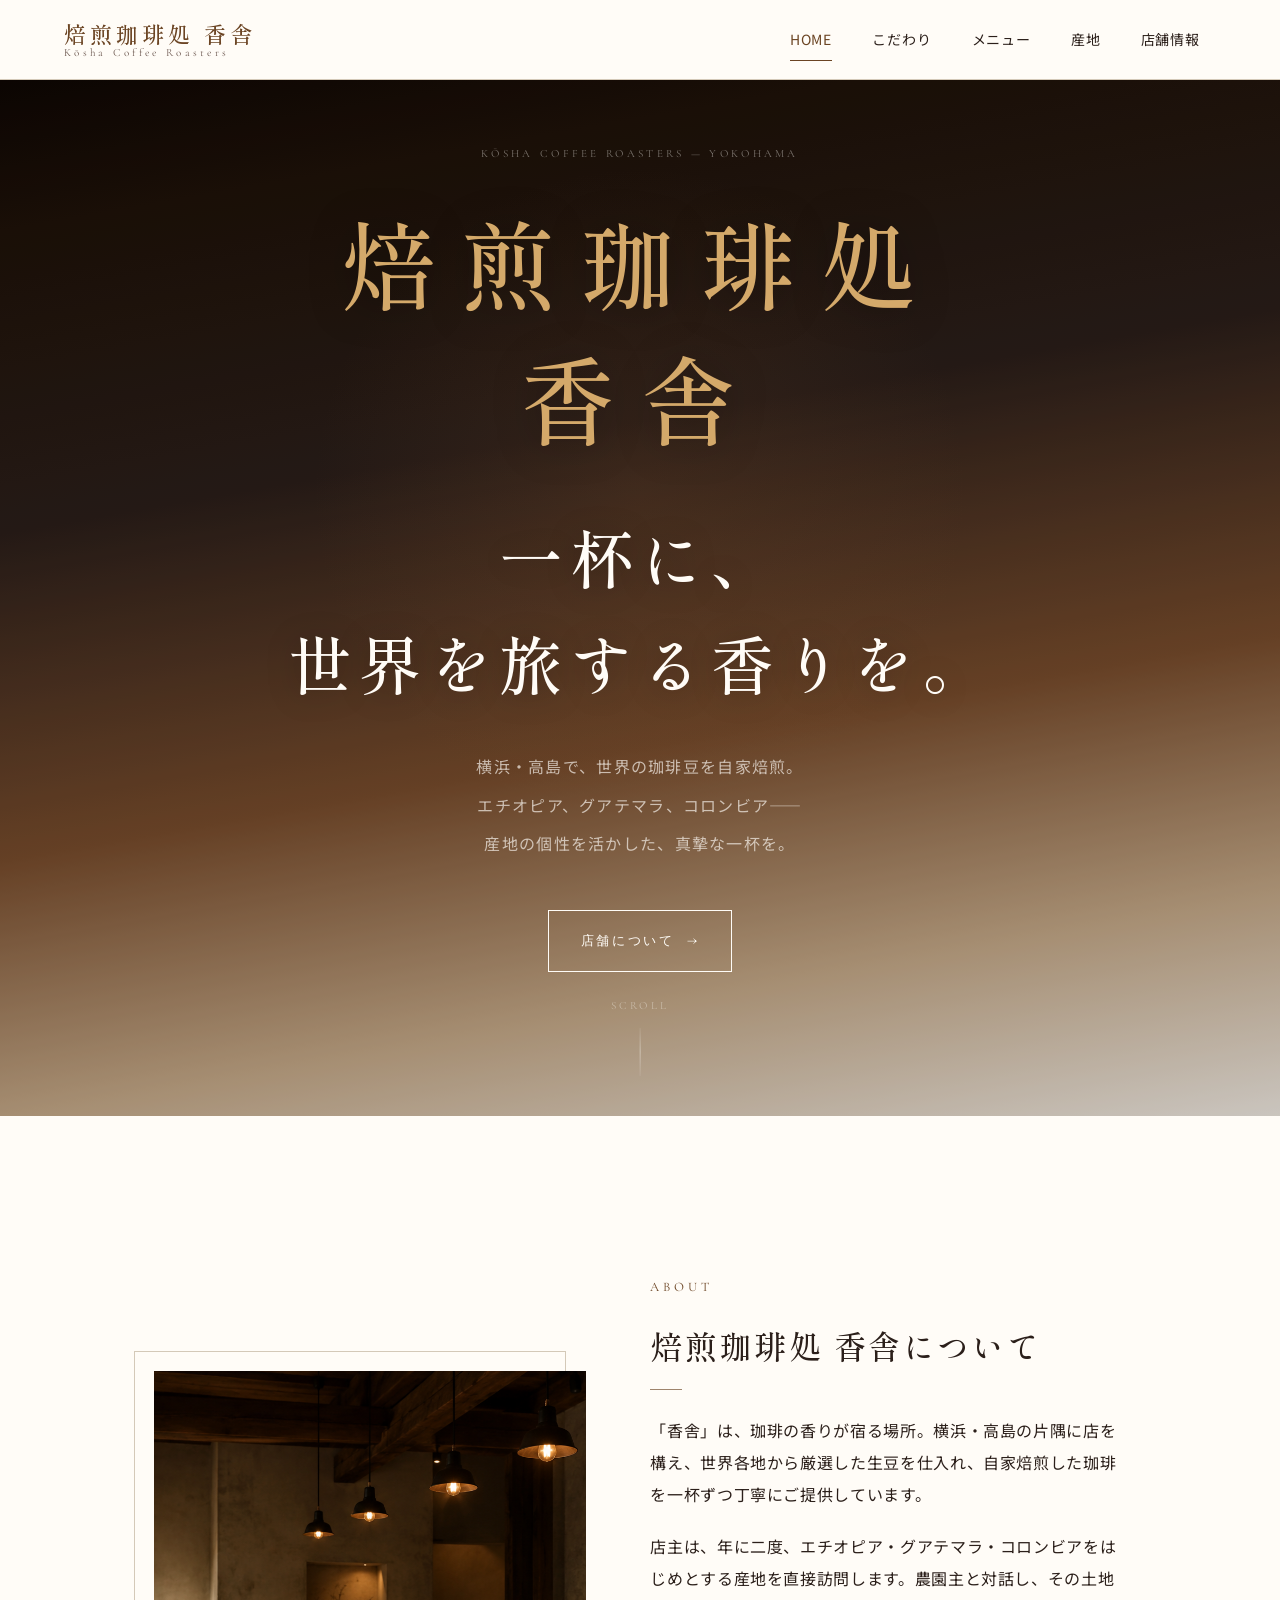
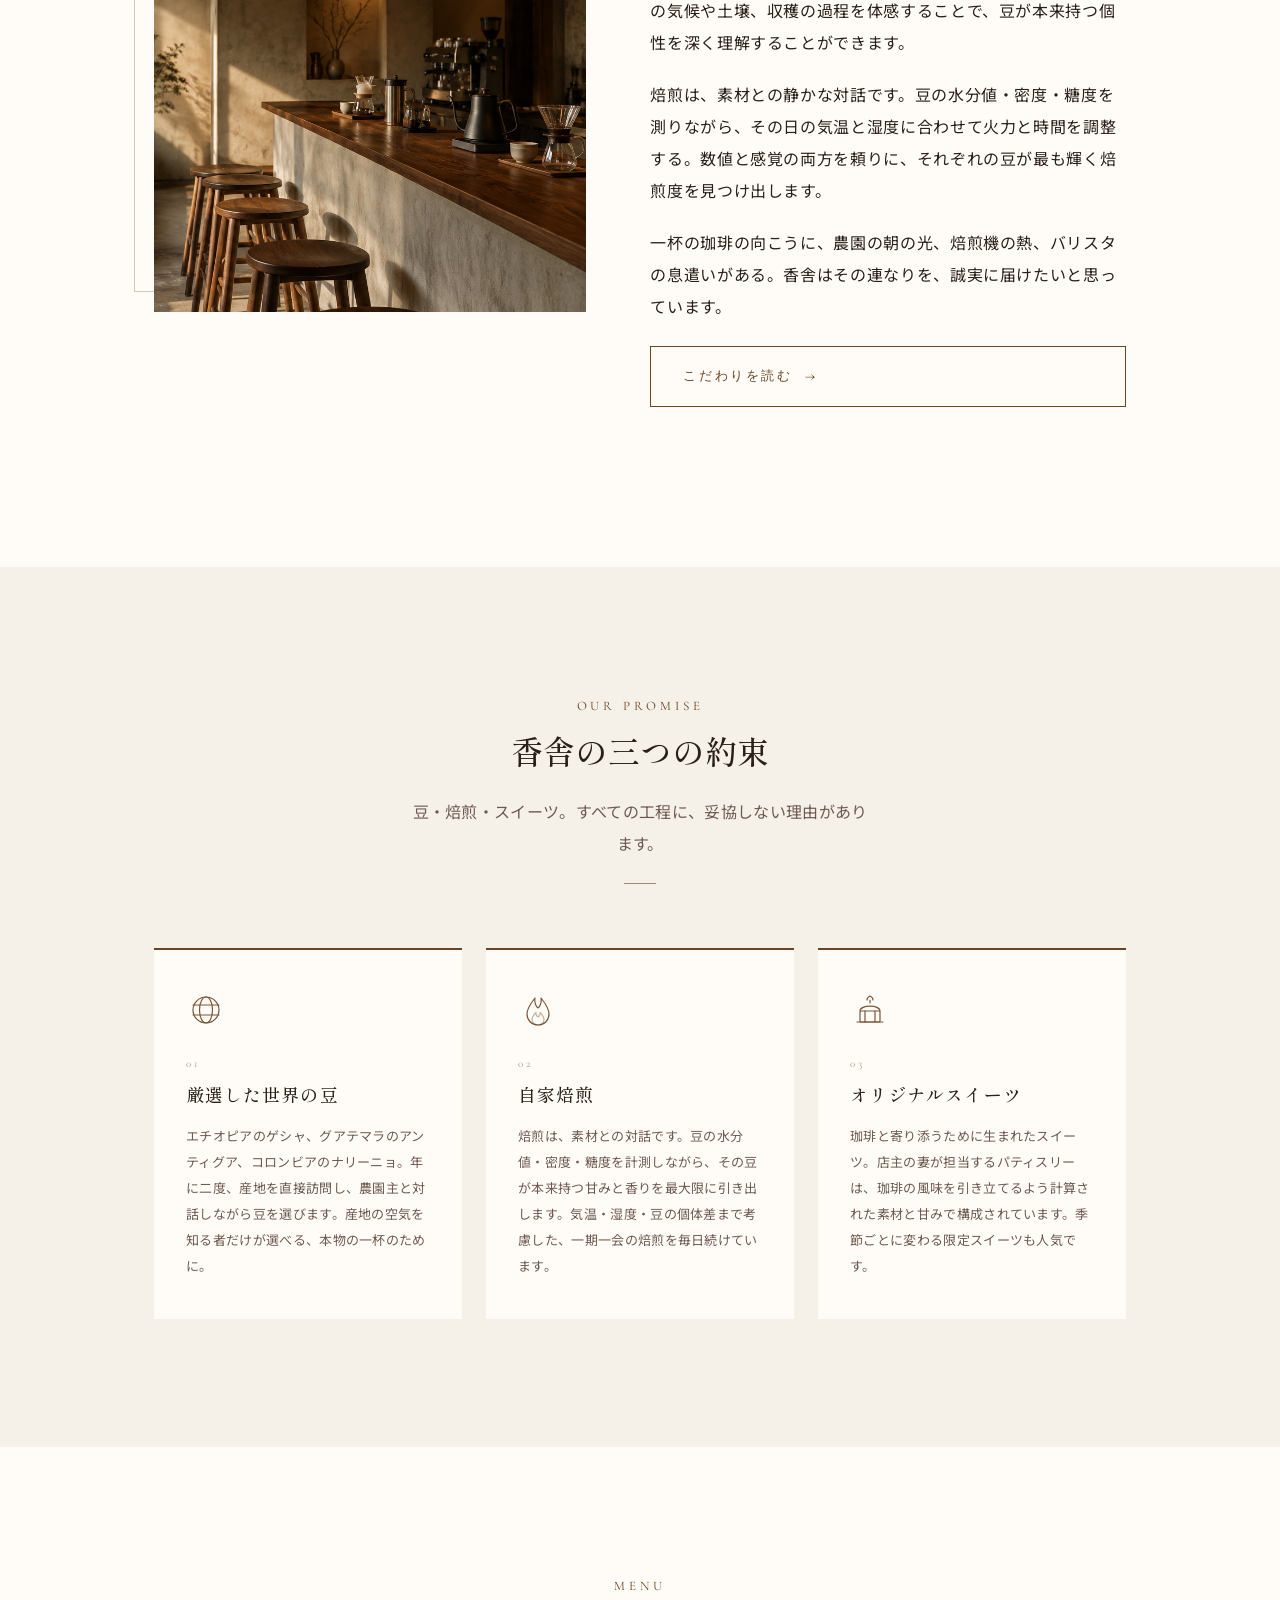
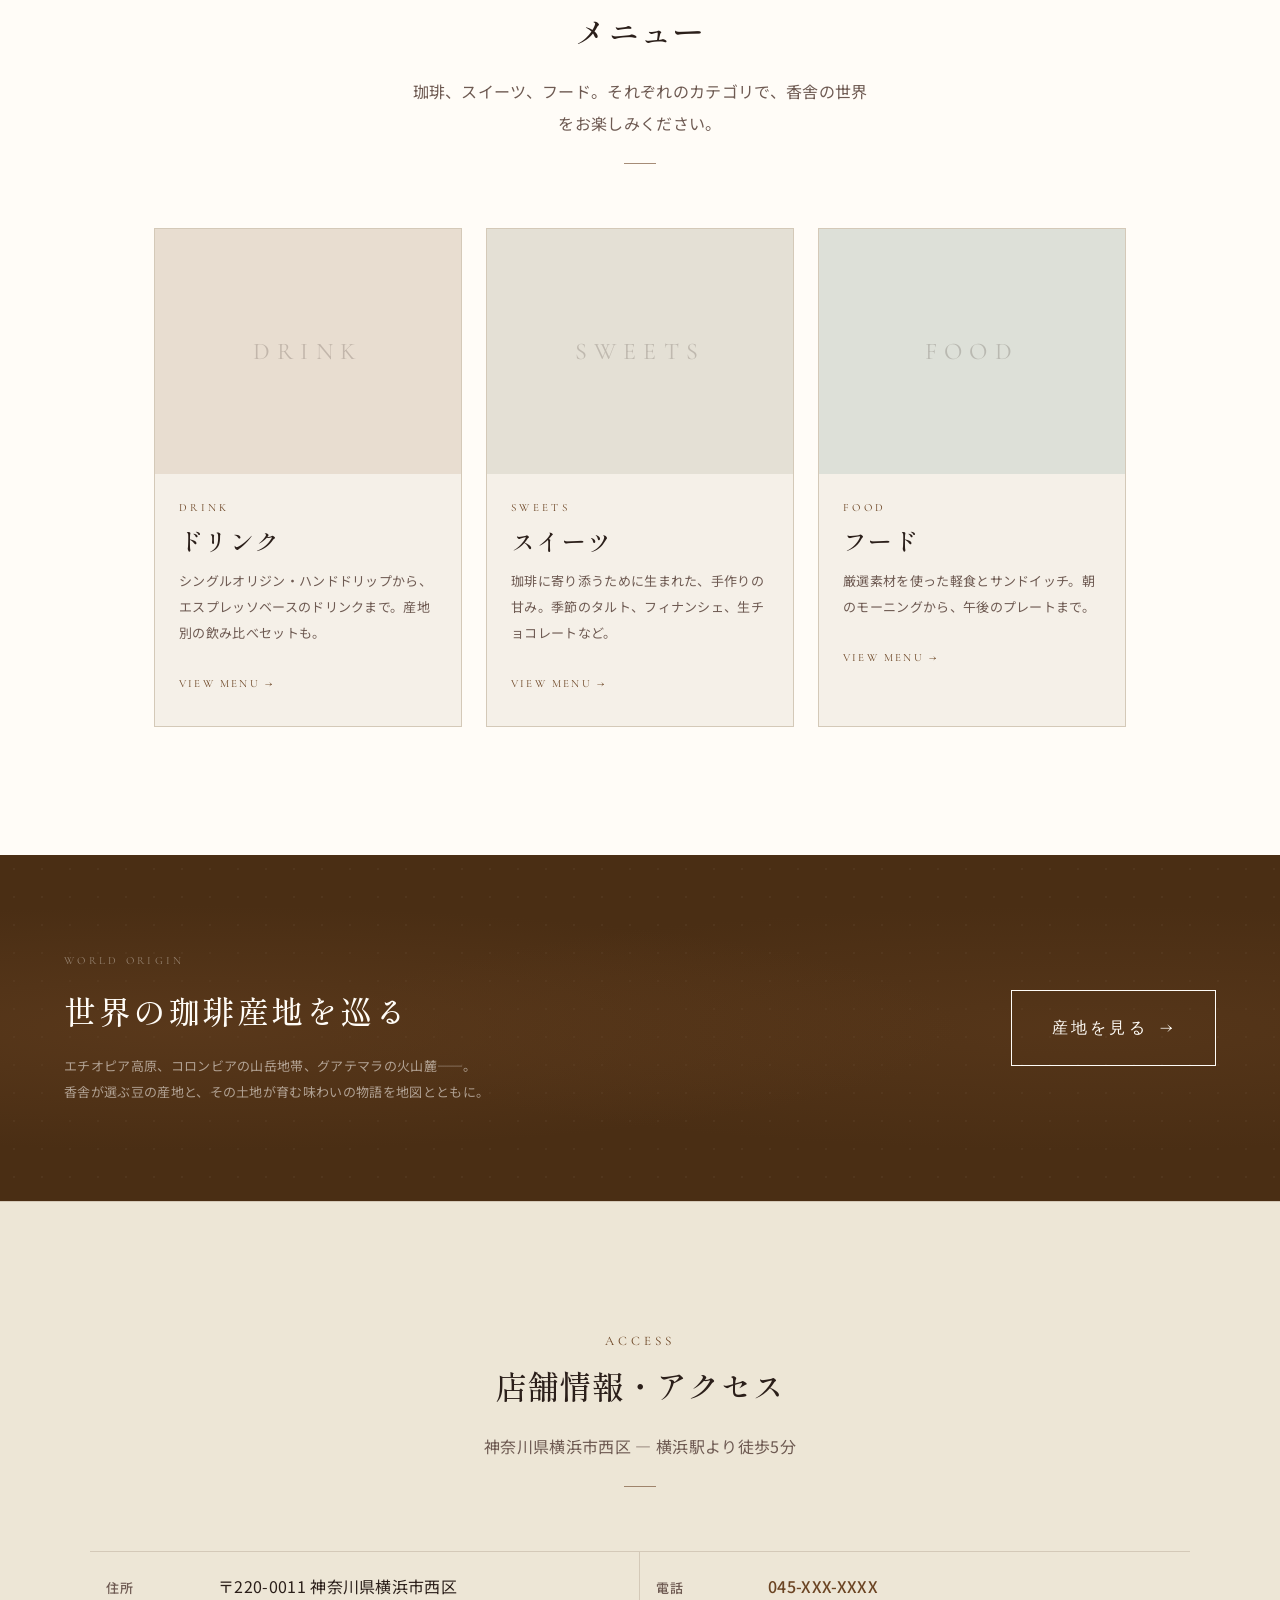
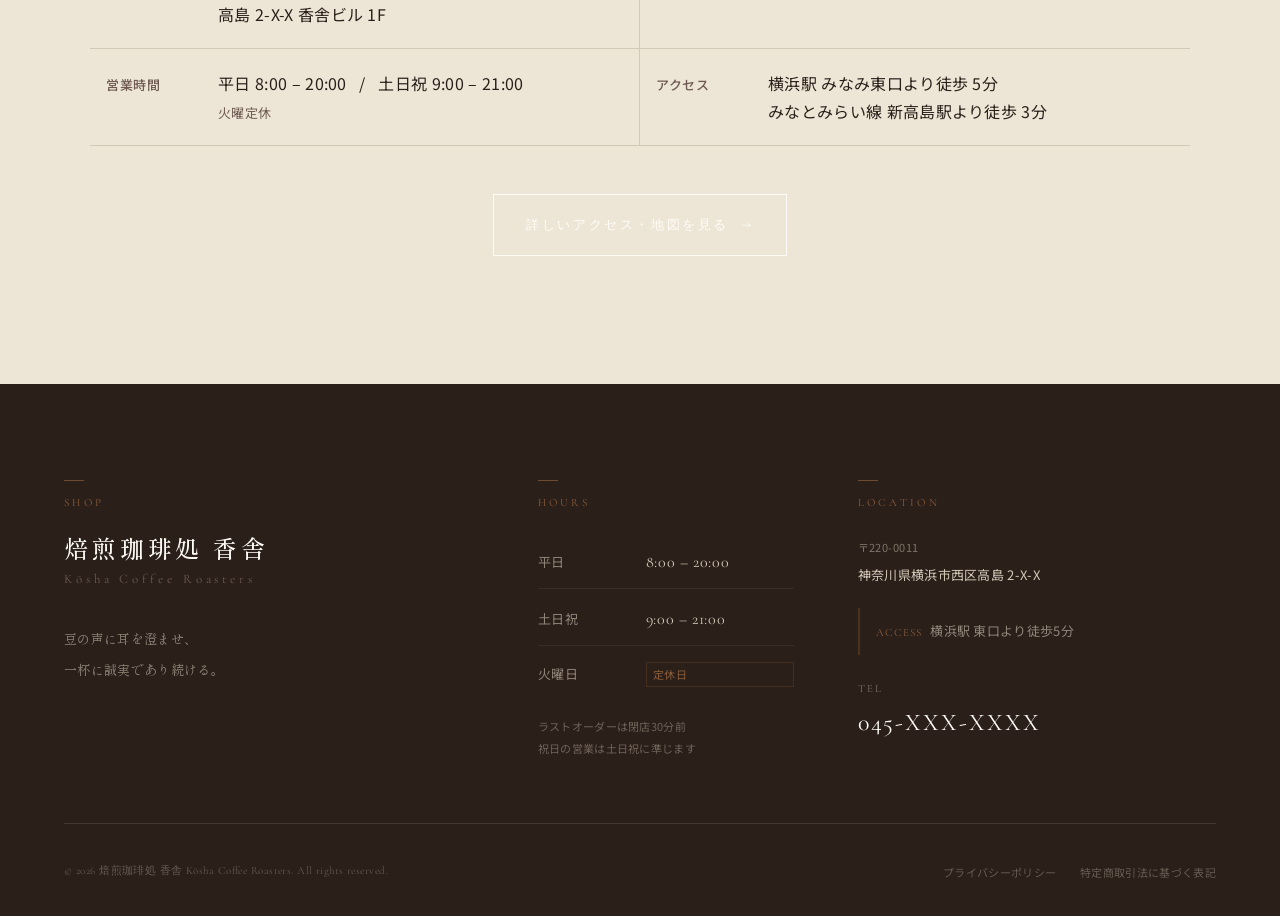
<file: portfolio/LP/Cafe-Kosha/index.html>
<!DOCTYPE html>
<!-- 最終更新: 2026-05-19 -->
<html lang="ja">
<head>
  <meta charset="UTF-8">
  <meta name="viewport" content="width=device-width, initial-scale=1.0">
  <meta name="description" content="焙煎珈琲処 香舎（こうしゃ）— 豆の個性を引き出す、丁寧な一杯を。神奈川県横浜市の珈琲専門店。">
  <title>焙煎珈琲処 香舎 | 珈琲専門店 横浜</title>

  <link rel="preconnect" href="https://fonts.googleapis.com">
  <link rel="preconnect" href="https://fonts.gstatic.com" crossorigin>

  <link rel="stylesheet" href="css/reset.css">
  <link rel="stylesheet" href="css/variables.css">
  <link rel="stylesheet" href="css/common.css">
  <link rel="stylesheet" href="css/header.css">
  <link rel="stylesheet" href="css/footer.css">
  <link rel="stylesheet" href="css/index.css">
</head>
<body>

  <!-- ========================================
       チェックボックス（ハンバーガー制御）
       ヘッダー・ドロワー両方の兄弟要素として配置
       ======================================== -->
  <input type="checkbox" id="nav-toggle" class="nav-toggle" aria-hidden="true">

  <!-- ========================================
       HEADER
       ======================================== -->
  <header class="site-header" role="banner">
    <div class="site-header__inner">

      <!-- ロゴ -->
      <a href="index.html" class="site-logo" aria-label="焙煎珈琲処 香舎 トップページへ">
        <span class="site-logo__ja">焙煎珈琲処 香舎</span>
        <span class="site-logo__sub">Kōsha Coffee Roasters</span>
      </a>

      <!-- デスクトップナビ -->
      <nav class="site-nav" aria-label="メインナビゲーション">
        <ul class="site-nav__list">
          <li class="site-nav__item">
            <a href="index.html" class="site-nav__link is-current">HOME</a>
          </li>
          <li class="site-nav__item">
            <a href="about.html" class="site-nav__link">こだわり</a>
          </li>
          <li class="site-nav__item">
            <a href="menu.html" class="site-nav__link">メニュー</a>
          </li>
          <li class="site-nav__item">
            <a href="origin.html" class="site-nav__link">産地</a>
          </li>
          <li class="site-nav__item">
            <a href="access.html" class="site-nav__link">店舗情報</a>
          </li>
        </ul>
      </nav>

      <!-- ハンバーガーアイコン（モバイル） -->
      <label class="nav-toggle-label" for="nav-toggle" aria-label="メニューを開閉する">
        <span class="nav-toggle-label__bar"></span>
        <span class="nav-toggle-label__bar"></span>
        <span class="nav-toggle-label__bar"></span>
      </label>

    </div>
  </header>

  <!-- ========================================
       モバイルドロワー
       ======================================== -->
  <div class="nav-drawer" role="dialog" aria-label="モバイルメニュー" aria-modal="true">
    <nav>
      <ul class="nav-drawer__list">
        <li><a href="index.html" class="nav-drawer__link is-current">HOME</a></li>
        <li><a href="about.html" class="nav-drawer__link">こだわり</a></li>
        <li><a href="menu.html"  class="nav-drawer__link">メニュー</a></li>
        <li><a href="origin.html" class="nav-drawer__link">産地</a></li>
        <li><a href="access.html" class="nav-drawer__link">店舗情報</a></li>
      </ul>
      <div class="nav-drawer__divider"></div>
      <p class="nav-drawer__sub">Kōsha Coffee Roasters — Yokohama</p>
    </nav>
  </div>

  <!-- ========================================
       MAIN
       ======================================== -->
  <main class="page-main" id="main-content">

    <!-- ========== Section 1: Hero ========== -->
    <section class="hero" aria-label="ヒーロー">

      <div class="hero__content">
        <span class="hero__label">Kōsha Coffee Roasters — Yokohama</span>

        <p class="hero__name">焙煎珈琲処 香舎</p>

        <h1 class="hero__catch">
          一杯に、<br>
          世界を旅する香りを。
        </h1>

        <p class="hero__sub">
          横浜・高島で、世界の珈琲豆を自家焙煎。<br>
          エチオピア、グアテマラ、コロンビア——<br>
          産地の個性を活かした、真摯な一杯を。
        </p>

        <a href="#concept" class="btn btn--ghost">
          店舗について
          <span class="btn__arrow">→</span>
        </a>
      </div>

      <!-- スクロール誘導 -->
      <div class="hero__scroll" aria-hidden="true">
        <span class="hero__scroll-label">Scroll</span>
        <div class="hero__scroll-line"></div>
      </div>

    </section>


    <!-- ========== Section 2: Concept ========== -->
    <section class="concept" id="concept" aria-labelledby="concept-heading">
      <div class="container">
        <div class="concept__grid">

          <!-- 左: 画像 -->
          <div class="concept__image-wrap">
            <img class="concept__image" src="images/img_interior.png" alt="店内の様子">
          </div>

          <!-- 右: テキスト -->
          <div class="concept__body">
            <span class="label">About</span>
            <h2 class="concept__heading" id="concept-heading">
              焙煎珈琲処 香舎について
            </h2>

            <div class="concept__text">
              <p>
                「香舎」は、珈琲の香りが宿る場所。横浜・高島の片隅に店を構え、世界各地から厳選した生豆を仕入れ、自家焙煎した珈琲を一杯ずつ丁寧にご提供しています。
              </p>
              <p>
                店主は、年に二度、エチオピア・グアテマラ・コロンビアをはじめとする産地を直接訪問します。農園主と対話し、その土地の気候や土壌、収穫の過程を体感することで、豆が本来持つ個性を深く理解することができます。
              </p>
              <p>
                焙煎は、素材との静かな対話です。豆の水分値・密度・糖度を測りながら、その日の気温と湿度に合わせて火力と時間を調整する。数値と感覚の両方を頼りに、それぞれの豆が最も輝く焙煎度を見つけ出します。
              </p>
              <p>
                一杯の珈琲の向こうに、農園の朝の光、焙煎機の熱、バリスタの息遣いがある。香舎はその連なりを、誠実に届けたいと思っています。
              </p>
            </div>

            <a href="about.html" class="btn btn--outline">
              こだわりを読む
              <span class="btn__arrow">→</span>
            </a>
          </div>

        </div>
      </div>
    </section>


    <!-- ========== Section 3: Features（3つの特徴）========== -->
    <section class="features section" id="features" aria-labelledby="features-heading">
      <div class="container">

        <div class="section-header">
          <span class="section-header__en">Our Promise</span>
          <span class="section-header__ja" id="features-heading">香舎の三つの約束</span>
          <p class="section-header__desc">
            豆・焙煎・スイーツ。すべての工程に、<br class="sp-br">妥協しない理由があります。
          </p>
        </div>

        <div class="features__grid">

          <!-- Feature 1: 厳選した世界の豆 -->
          <article class="feature-card">
            <div class="feature-card__icon" aria-hidden="true">
              <!-- 地球（世界の豆）アイコン -->
              <svg width="40" height="40" viewBox="0 0 40 40" fill="none"
                   stroke="currentColor" stroke-width="1.2"
                   stroke-linecap="round" stroke-linejoin="round"
                   xmlns="http://www.w3.org/2000/svg">
                <circle cx="20" cy="20" r="13"/>
                <ellipse cx="20" cy="20" rx="6.5" ry="13"/>
                <line x1="7" y1="15" x2="33" y2="15"/>
                <line x1="7" y1="25" x2="33" y2="25"/>
              </svg>
            </div>
            <span class="feature-card__num">01</span>
            <h3 class="feature-card__title">厳選した世界の豆</h3>
            <p class="feature-card__desc">
              エチオピアのゲシャ、グアテマラのアンティグア、コロンビアのナリーニョ。年に二度、産地を直接訪問し、農園主と対話しながら豆を選びます。産地の空気を知る者だけが選べる、本物の一杯のために。
            </p>
          </article>

          <!-- Feature 2: 自家焙煎 -->
          <article class="feature-card">
            <div class="feature-card__icon" aria-hidden="true">
              <!-- 炎（焙煎）アイコン -->
              <svg width="40" height="40" viewBox="0 0 40 40" fill="none"
                   stroke="currentColor" stroke-width="1.2"
                   stroke-linecap="round" stroke-linejoin="round"
                   xmlns="http://www.w3.org/2000/svg">
                <path d="M20 35C13.5 35 9 30 9 24C9 18 13 13 17 8C16 13 18.5 17 20 18C21.5 17 24 13 23 8C27 13 31 18 31 24C31 30 26.5 35 20 35Z"/>
                <path d="M20 35C16.5 35 14 32.5 14 29.5C14 26.5 16 24.5 18 22.5C17.5 24.5 18.5 26 20 27C21.5 26 22.5 24.5 22 22.5C24 24.5 26 26.5 26 29.5C26 32.5 23.5 35 20 35Z" opacity="0.45"/>
              </svg>
            </div>
            <span class="feature-card__num">02</span>
            <h3 class="feature-card__title">自家焙煎</h3>
            <p class="feature-card__desc">
              焙煎は、素材との対話です。豆の水分値・密度・糖度を計測しながら、その豆が本来持つ甘みと香りを最大限に引き出します。気温・湿度・豆の個体差まで考慮した、一期一会の焙煎を毎日続けています。
            </p>
          </article>

          <!-- Feature 3: オリジナルスイーツ -->
          <article class="feature-card">
            <div class="feature-card__icon" aria-hidden="true">
              <!-- ケーキ（スイーツ）アイコン -->
              <svg width="40" height="40" viewBox="0 0 40 40" fill="none"
                   stroke="currentColor" stroke-width="1.2"
                   stroke-linecap="round" stroke-linejoin="round"
                   xmlns="http://www.w3.org/2000/svg">
                <rect x="10" y="21" width="20" height="11" rx="1"/>
                <path d="M10 21C10 14.5 30 14.5 30 21"/>
                <line x1="7"  y1="32" x2="33" y2="32"/>
                <line x1="20" y1="13" x2="20" y2="10"/>
                <path d="M17 10C17 7.5 20 6 20 6C20 6 23 7.5 23 10"/>
                <line x1="15" y1="21" x2="15" y2="32"/>
                <line x1="25" y1="21" x2="25" y2="32"/>
              </svg>
            </div>
            <span class="feature-card__num">03</span>
            <h3 class="feature-card__title">オリジナルスイーツ</h3>
            <p class="feature-card__desc">
              珈琲と寄り添うために生まれたスイーツ。店主の妻が担当するパティスリーは、珈琲の風味を引き立てるよう計算された素材と甘みで構成されています。季節ごとに変わる限定スイーツも人気です。
            </p>
          </article>

        </div>
      </div>
    </section>


    <!-- ========== Section 4: Menu Guide ========== -->
    <section class="menu-guide" id="menu-guide" aria-labelledby="menu-guide-heading">
      <div class="container">

        <div class="section-header">
          <span class="section-header__en">Menu</span>
          <span class="section-header__ja" id="menu-guide-heading">メニュー</span>
          <p class="section-header__desc">
            珈琲、スイーツ、フード。それぞれのカテゴリで、<br class="sp-br">香舎の世界をお楽しみください。
          </p>
        </div>

        <div class="menu-guide__grid">

          <!-- Card: Drink -->
          <a href="menu.html#drink" class="menu-card">
            <div class="menu-card__image menu-card__image--drink" aria-hidden="true">
              Drink
            </div>
            <div class="menu-card__body">
              <span class="menu-card__en">Drink</span>
              <h3 class="menu-card__title">ドリンク</h3>
              <p class="menu-card__desc">
                シングルオリジン・ハンドドリップから、エスプレッソベースのドリンクまで。産地別の飲み比べセットも。
              </p>
              <span class="menu-card__link">View Menu →</span>
            </div>
          </a>

          <!-- Card: Sweets -->
          <a href="menu.html#sweets" class="menu-card">
            <div class="menu-card__image menu-card__image--sweets" aria-hidden="true">
              Sweets
            </div>
            <div class="menu-card__body">
              <span class="menu-card__en">Sweets</span>
              <h3 class="menu-card__title">スイーツ</h3>
              <p class="menu-card__desc">
                珈琲に寄り添うために生まれた、手作りの甘み。季節のタルト、フィナンシェ、生チョコレートなど。
              </p>
              <span class="menu-card__link">View Menu →</span>
            </div>
          </a>

          <!-- Card: Food -->
          <a href="menu.html#food" class="menu-card">
            <div class="menu-card__image menu-card__image--food" aria-hidden="true">
              Food
            </div>
            <div class="menu-card__body">
              <span class="menu-card__en">Food</span>
              <h3 class="menu-card__title">フード</h3>
              <p class="menu-card__desc">
                厳選素材を使った軽食とサンドイッチ。朝のモーニングから、午後のプレートまで。
              </p>
              <span class="menu-card__link">View Menu →</span>
            </div>
          </a>

        </div>
      </div>
    </section>


    <!-- ========== Section 5: Origin CTA ========== -->
    <section class="origin-cta" aria-labelledby="origin-cta-heading">
      <div class="origin-cta__inner">

        <div class="origin-cta__text">
          <span class="origin-cta__label">World Origin</span>
          <h2 class="origin-cta__heading" id="origin-cta-heading">
            世界の珈琲産地を巡る
          </h2>
          <p class="origin-cta__desc">
            エチオピア高原、コロンビアの山岳地帯、グアテマラの火山麓——。<br>
            香舎が選ぶ豆の産地と、その土地が育む味わいの物語を<br class="sp-br">地図とともに。
          </p>
        </div>

        <div class="origin-cta__action">
          <a href="origin.html" class="btn btn--ghost btn--lg">
            産地を見る
            <span class="btn__arrow">→</span>
          </a>
        </div>

      </div>
    </section>


    <!-- ========== Section 6: Access Preview ========== -->
    <section class="access-preview" id="access" aria-labelledby="access-preview-heading">
      <div class="access-preview__inner">

        <div class="section-header">
          <span class="section-header__en">Access</span>
          <span class="section-header__ja" id="access-preview-heading">店舗情報・アクセス</span>
          <p class="section-header__desc">神奈川県横浜市西区 — 横浜駅より徒歩5分</p>
        </div>

        <dl class="access-preview__grid">
          <div class="access-preview__row">
            <dt class="access-preview__term">住所</dt>
            <dd class="access-preview__desc">
              <address>〒220-0011 神奈川県横浜市西区<br>高島 2-X-X 香舎ビル 1F</address>
            </dd>
          </div>
          <div class="access-preview__row">
            <dt class="access-preview__term">電話</dt>
            <dd class="access-preview__desc">
              <a href="tel:045-XXX-XXXX"
                 class="access-preview__tel"
                 aria-label="お電話でのお問い合わせ: 045-XXX-XXXX">045-XXX-XXXX</a>
            </dd>
          </div>
          <div class="access-preview__row">
            <dt class="access-preview__term">営業時間</dt>
            <dd class="access-preview__desc">
              平日 8:00 – 20:00 &ensp;/&ensp; 土日祝 9:00 – 21:00<br>
              <span class="access-preview__closed">火曜定休</span>
            </dd>
          </div>
          <div class="access-preview__row">
            <dt class="access-preview__term">アクセス</dt>
            <dd class="access-preview__desc">横浜駅 みなみ東口より徒歩 5分<br>みなとみらい線 新高島駅より徒歩 3分</dd>
          </div>
        </dl>

        <div class="access-preview__cta">
          <a href="access.html" class="btn btn--ghost">
            詳しいアクセス・地図を見る <span class="btn__arrow" aria-hidden="true">→</span>
          </a>
        </div>

      </div>
    </section>

  </main>

  <!-- ========================================
       FOOTER
       ======================================== -->
  <footer class="site-footer" role="contentinfo">
    <div class="site-footer__inner">

      <div class="site-footer__grid">

        <!-- カラム1: 店舗情報 -->
        <div class="footer-shop">
          <span class="footer-col__label">Shop</span>
          <span class="footer-shop__logo-ja">焙煎珈琲処 香舎</span>
          <span class="footer-shop__logo-en">Kōsha Coffee Roasters</span>
          <p class="footer-shop__tagline">
            豆の声に耳を澄ませ、<br>
            一杯に誠実であり続ける。
          </p>
        </div>

        <!-- カラム2: 営業時間 -->
        <div class="footer-hours">
          <span class="footer-col__label">Hours</span>
          <div class="footer-hours__table" role="table" aria-label="営業時間">

            <div class="footer-hours__row" role="row">
              <span class="footer-hours__day"  role="cell">平日</span>
              <span class="footer-hours__time" role="cell">8:00 – 20:00</span>
            </div>

            <div class="footer-hours__row" role="row">
              <span class="footer-hours__day"  role="cell">土日祝</span>
              <span class="footer-hours__time" role="cell">9:00 – 21:00</span>
            </div>

            <div class="footer-hours__row" role="row">
              <span class="footer-hours__day"   role="cell">火曜日</span>
              <span class="footer-hours__closed" role="cell">定休日</span>
            </div>

          </div>
          <p class="footer-hours__note">
            ラストオーダーは閉店30分前<br>
            祝日の営業は土日祝に準じます
          </p>
        </div>

        <!-- カラム3: 所在地 -->
        <div class="footer-location">
          <span class="footer-col__label">Location</span>

          <address class="footer-location__address">
            <span class="footer-location__zip">〒220-0011</span>
            神奈川県横浜市西区高島 2-X-X
          </address>

          <p class="footer-location__access">
            <span class="footer-location__access-icon">Access</span>
            横浜駅 東口より徒歩5分
          </p>

          <div class="footer-location__tel-wrap">
            <span class="footer-location__tel-label">Tel</span>
            <a href="tel:045-XXX-XXXX" class="footer-location__tel">045-XXX-XXXX</a>
          </div>
        </div>

      </div><!-- /.site-footer__grid -->

      <!-- コピーライト -->
      <div class="site-footer__bottom">
        <small class="site-footer__copy">
          &copy; 2026 焙煎珈琲処 香舎 Kōsha Coffee Roasters. All rights reserved.
        </small>
        <ul class="site-footer__policy-list">
          <li><a href="#" class="site-footer__policy-link">プライバシーポリシー</a></li>
          <li><a href="#" class="site-footer__policy-link">特定商取引法に基づく表記</a></li>
        </ul>
      </div>

    </div><!-- /.site-footer__inner -->
  </footer>

</body>
</html>
</file>
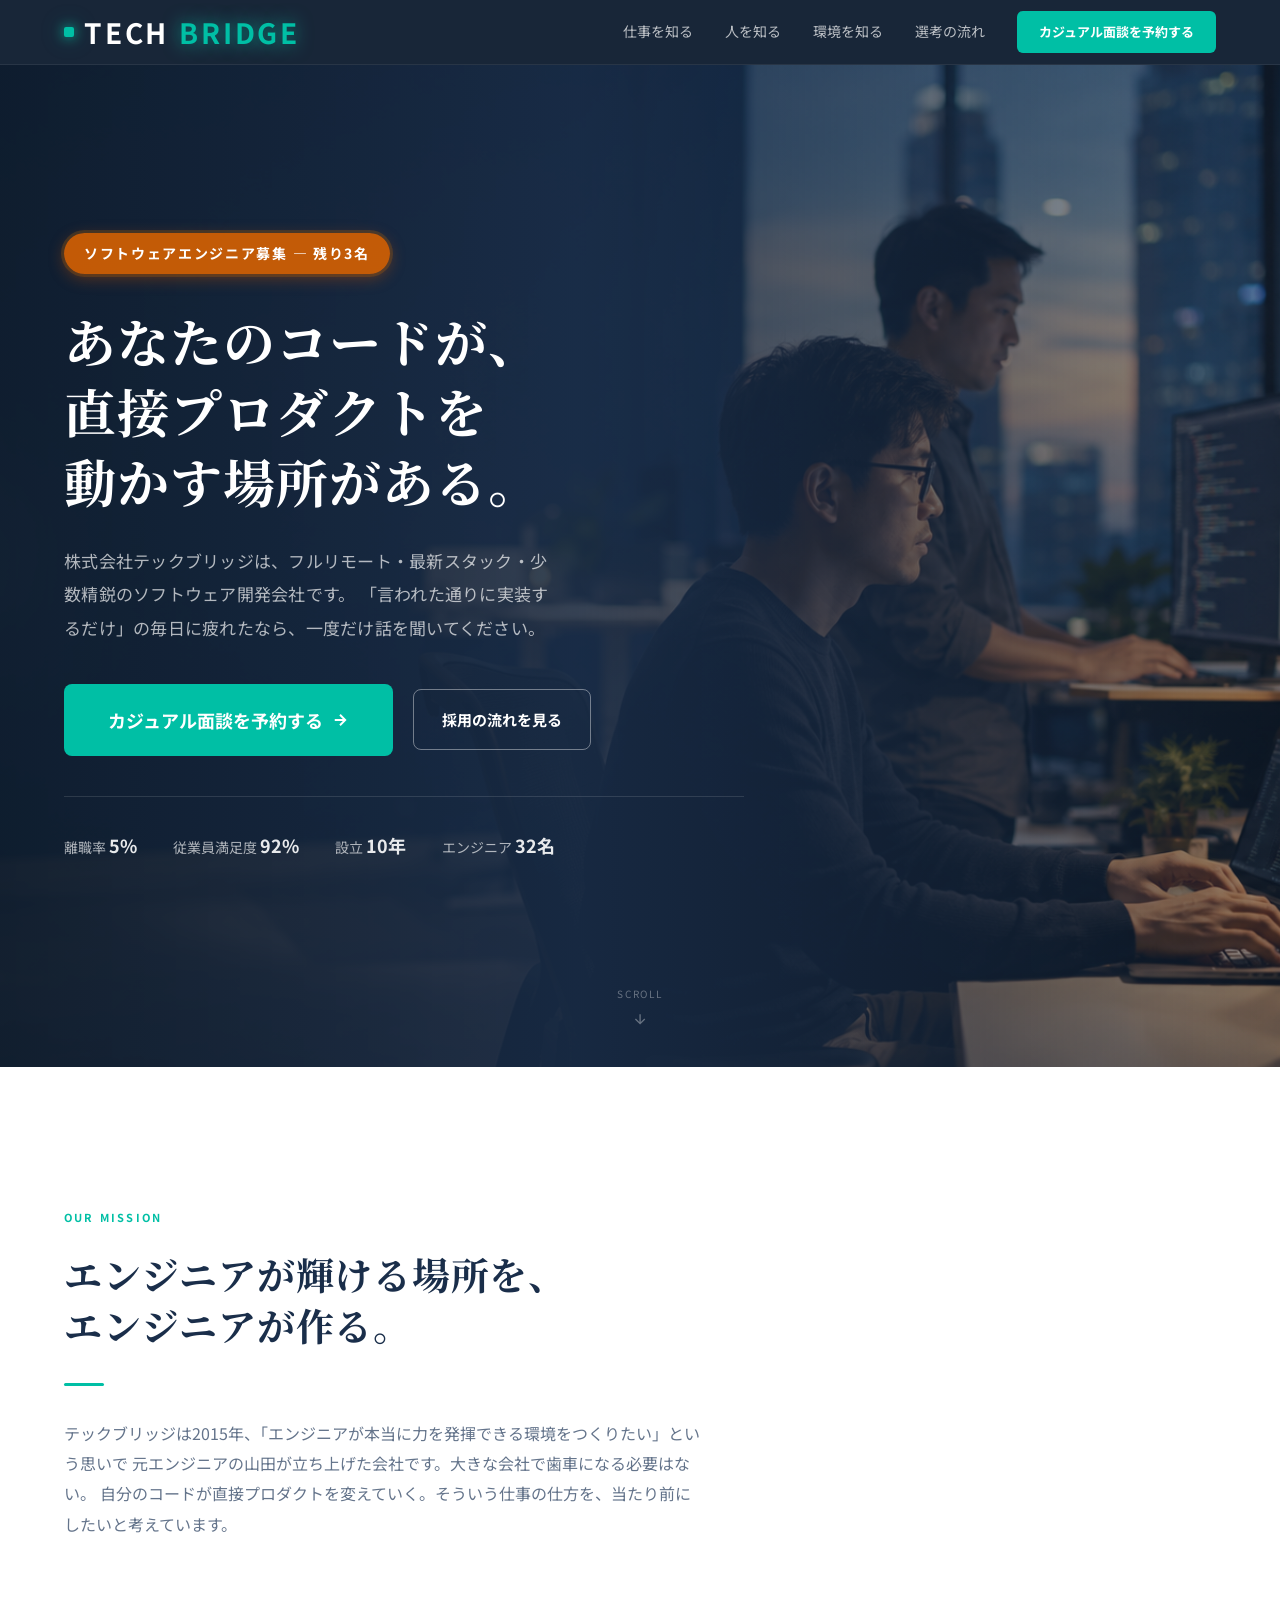
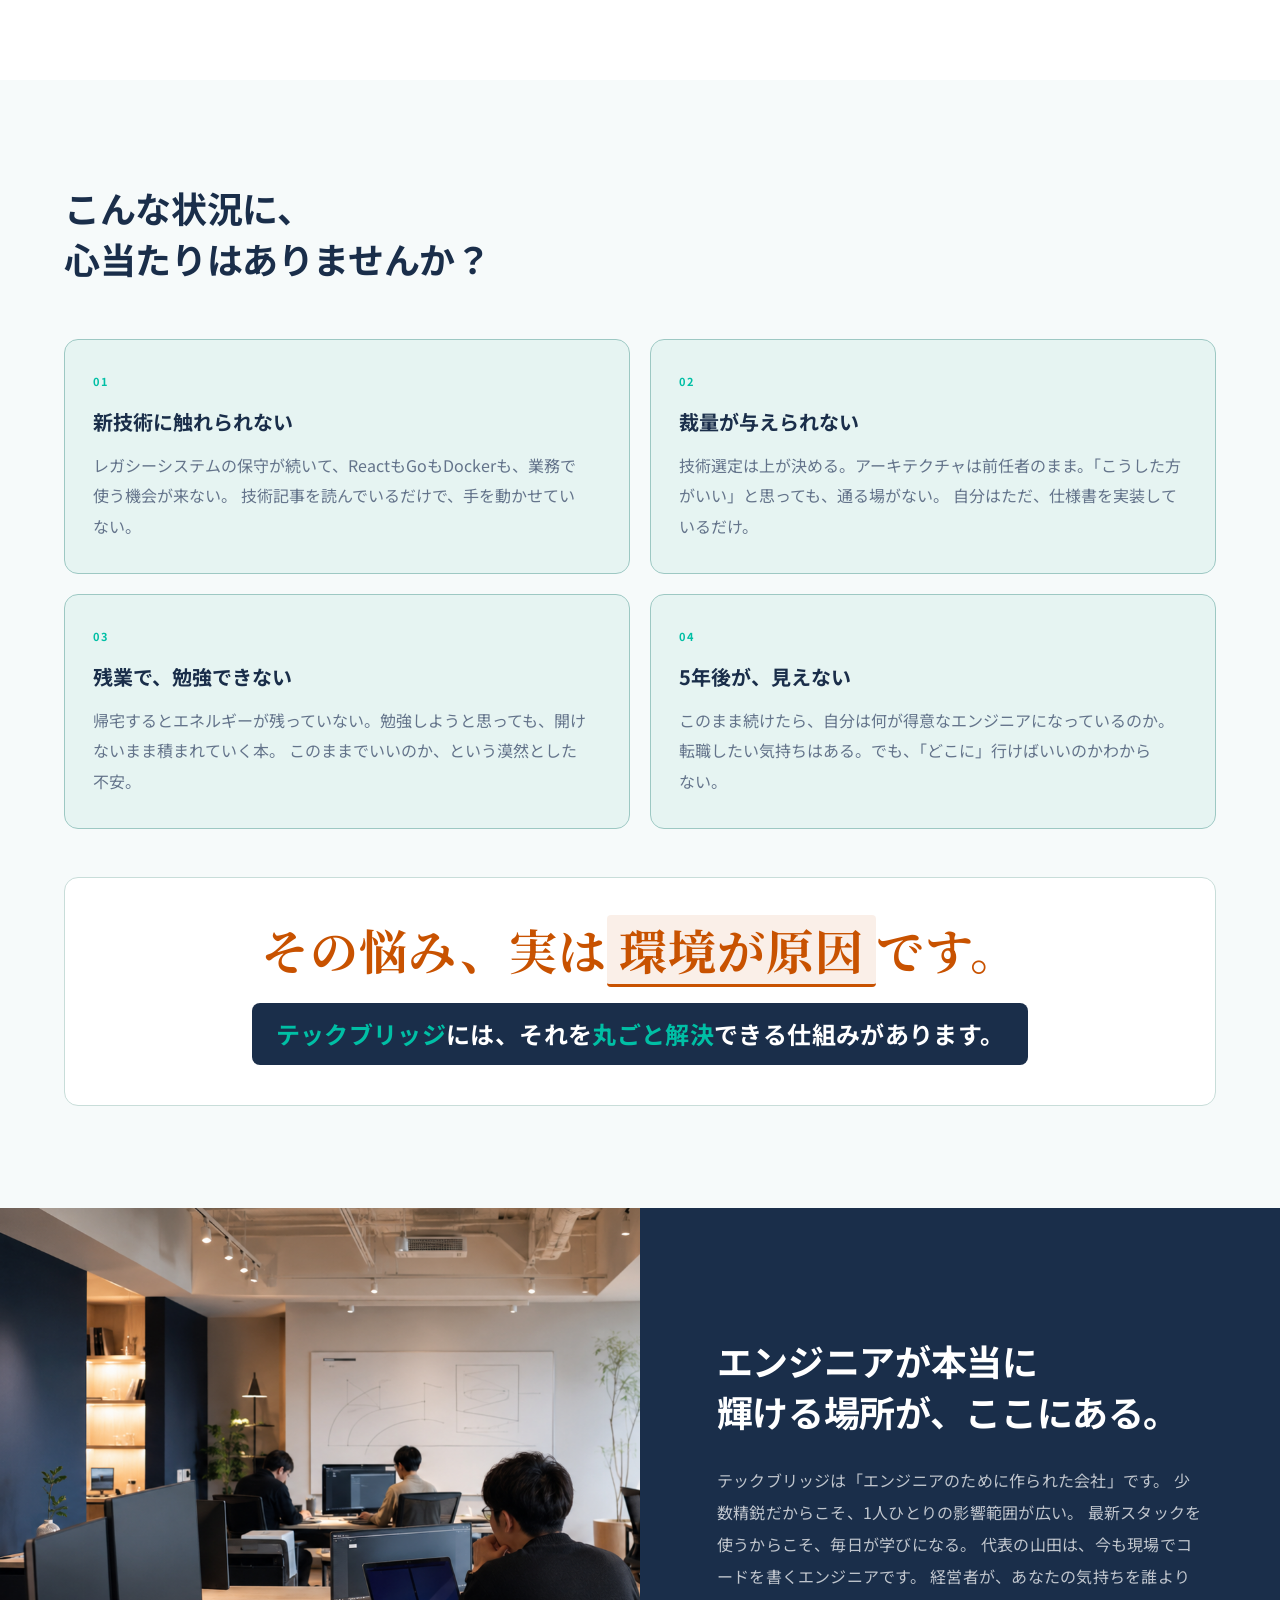
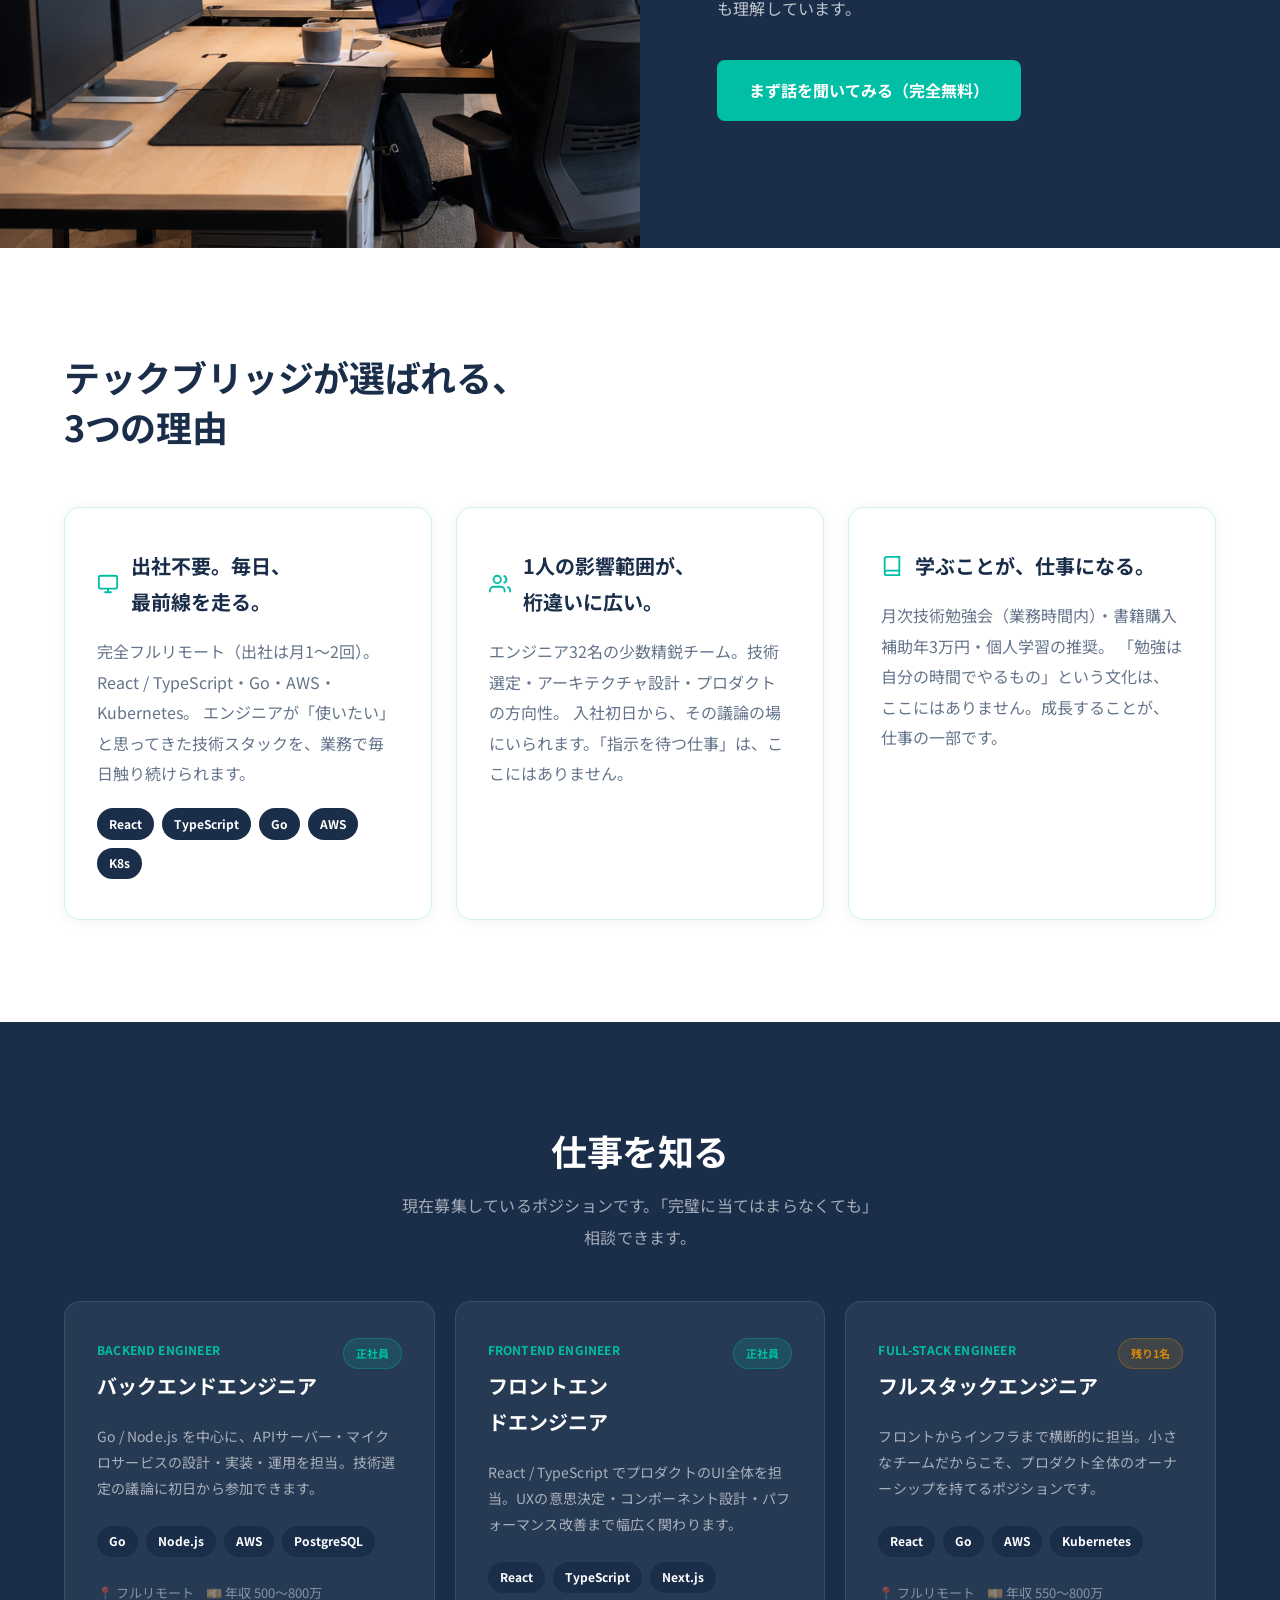
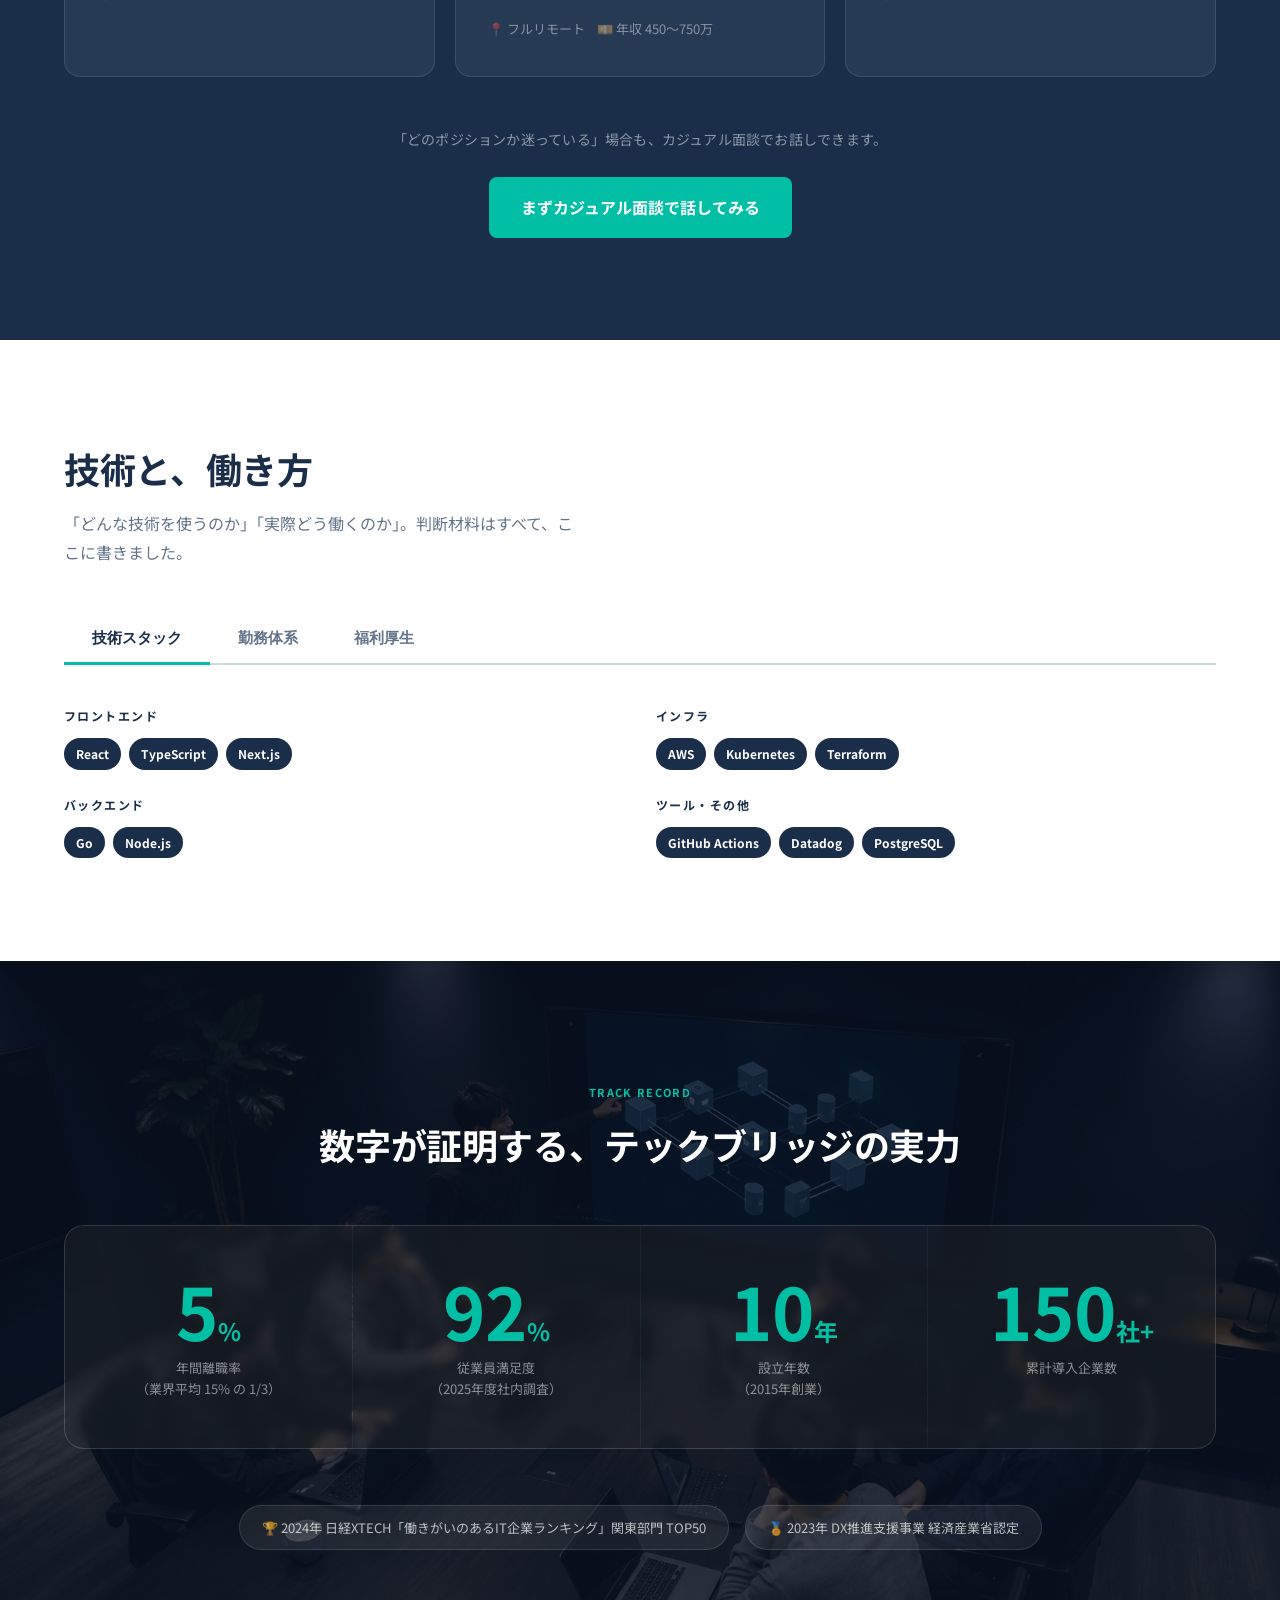
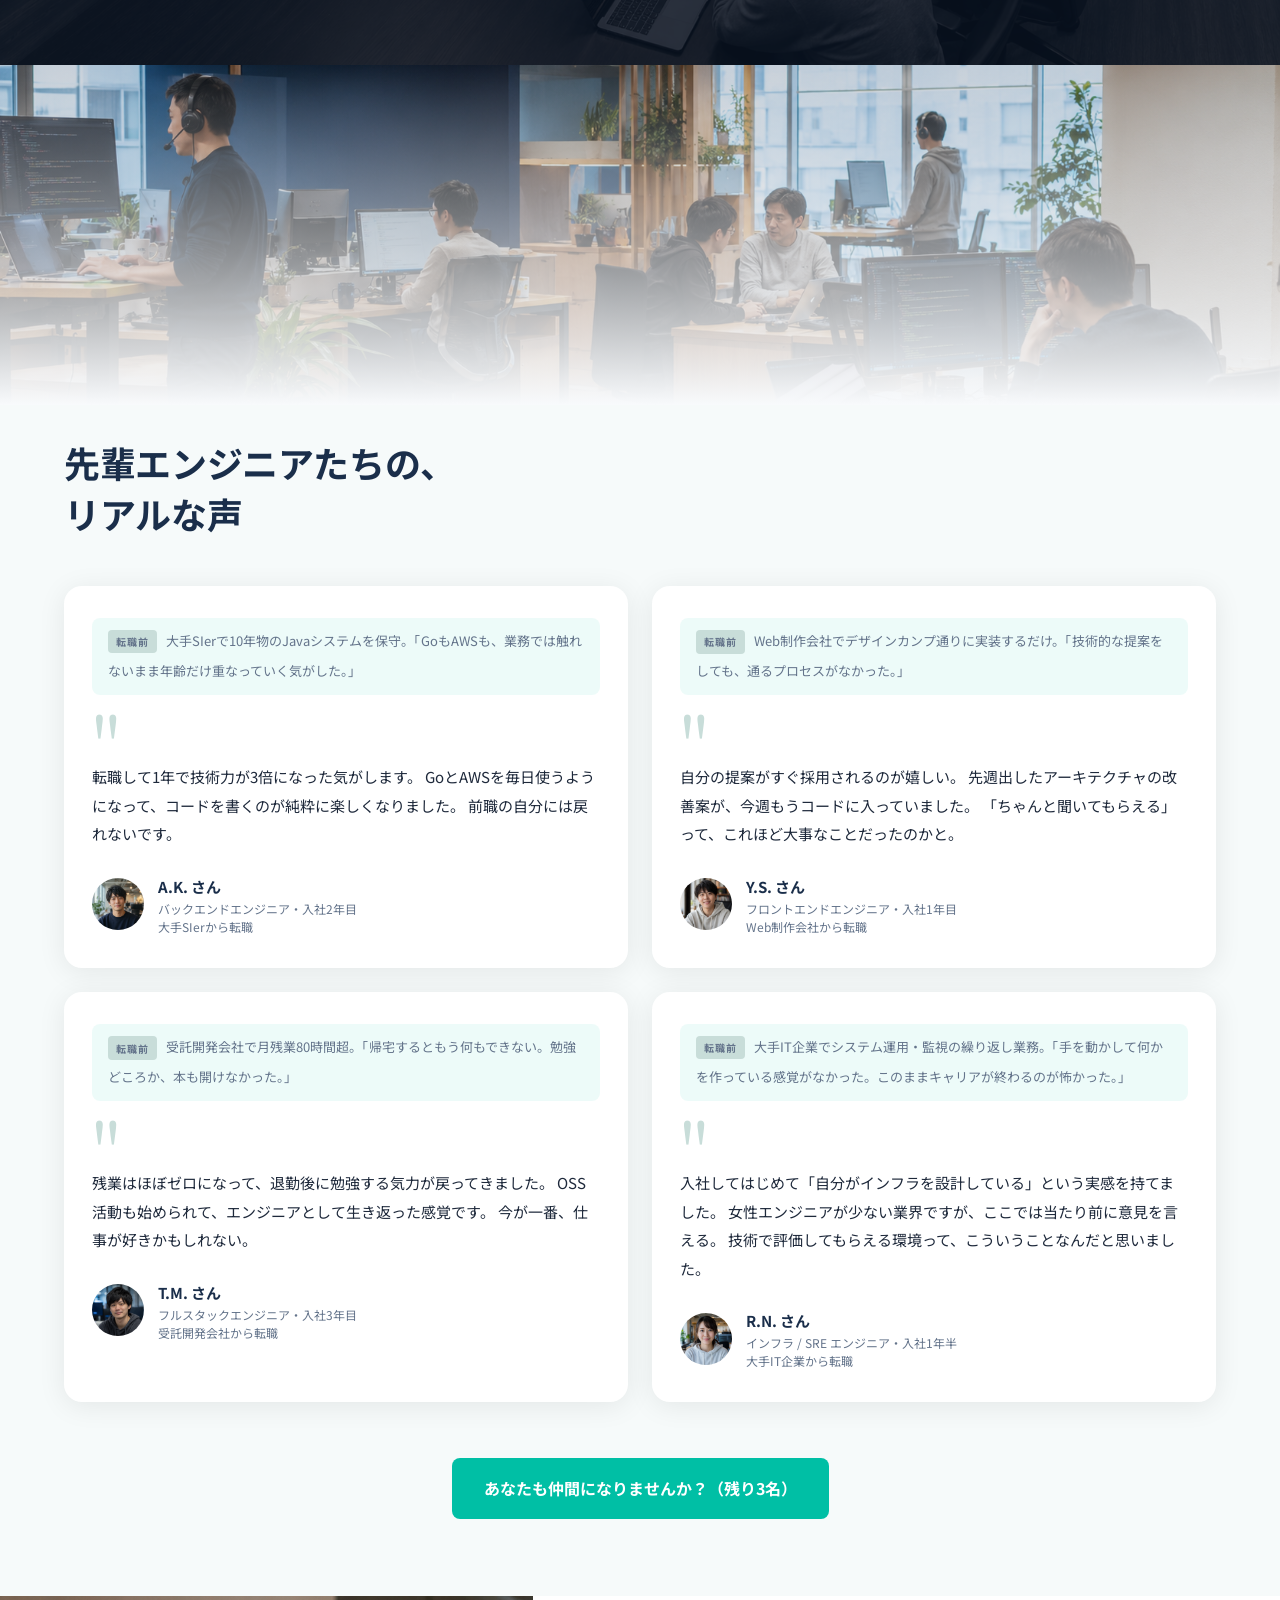
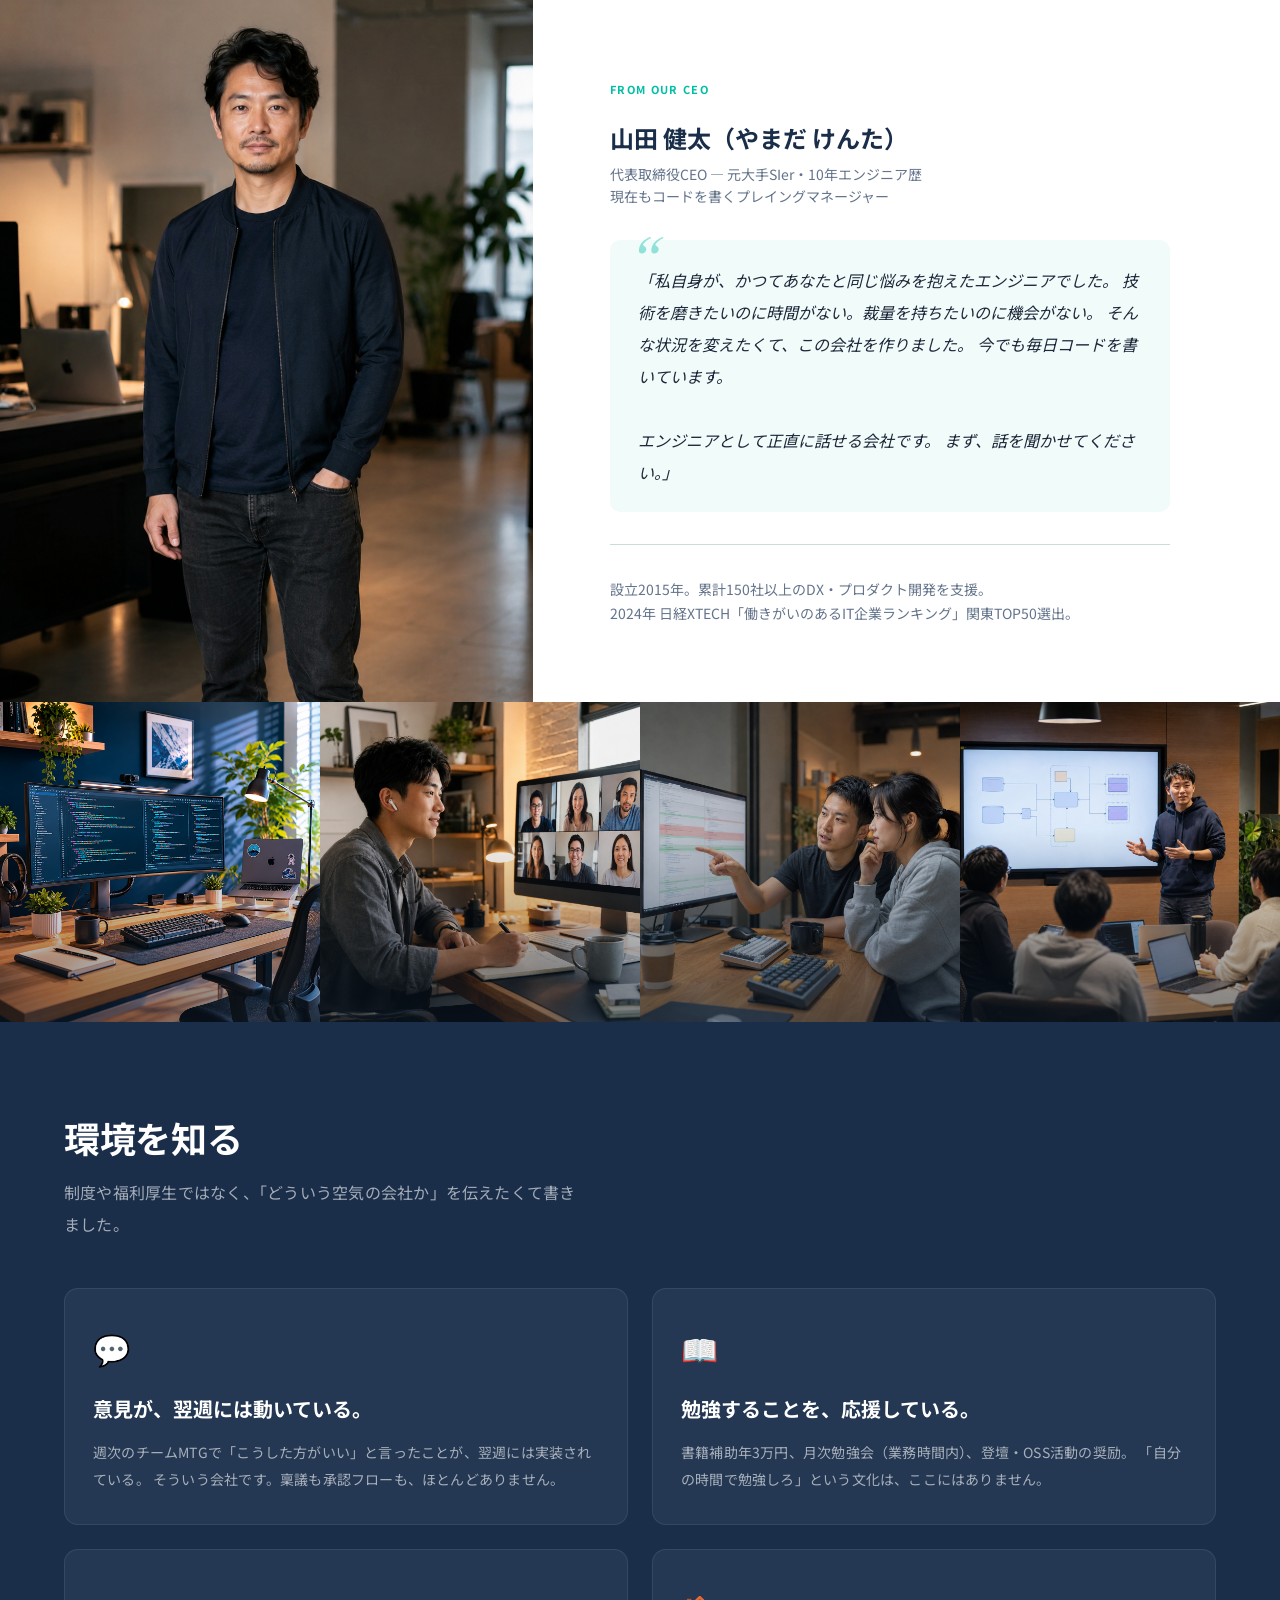
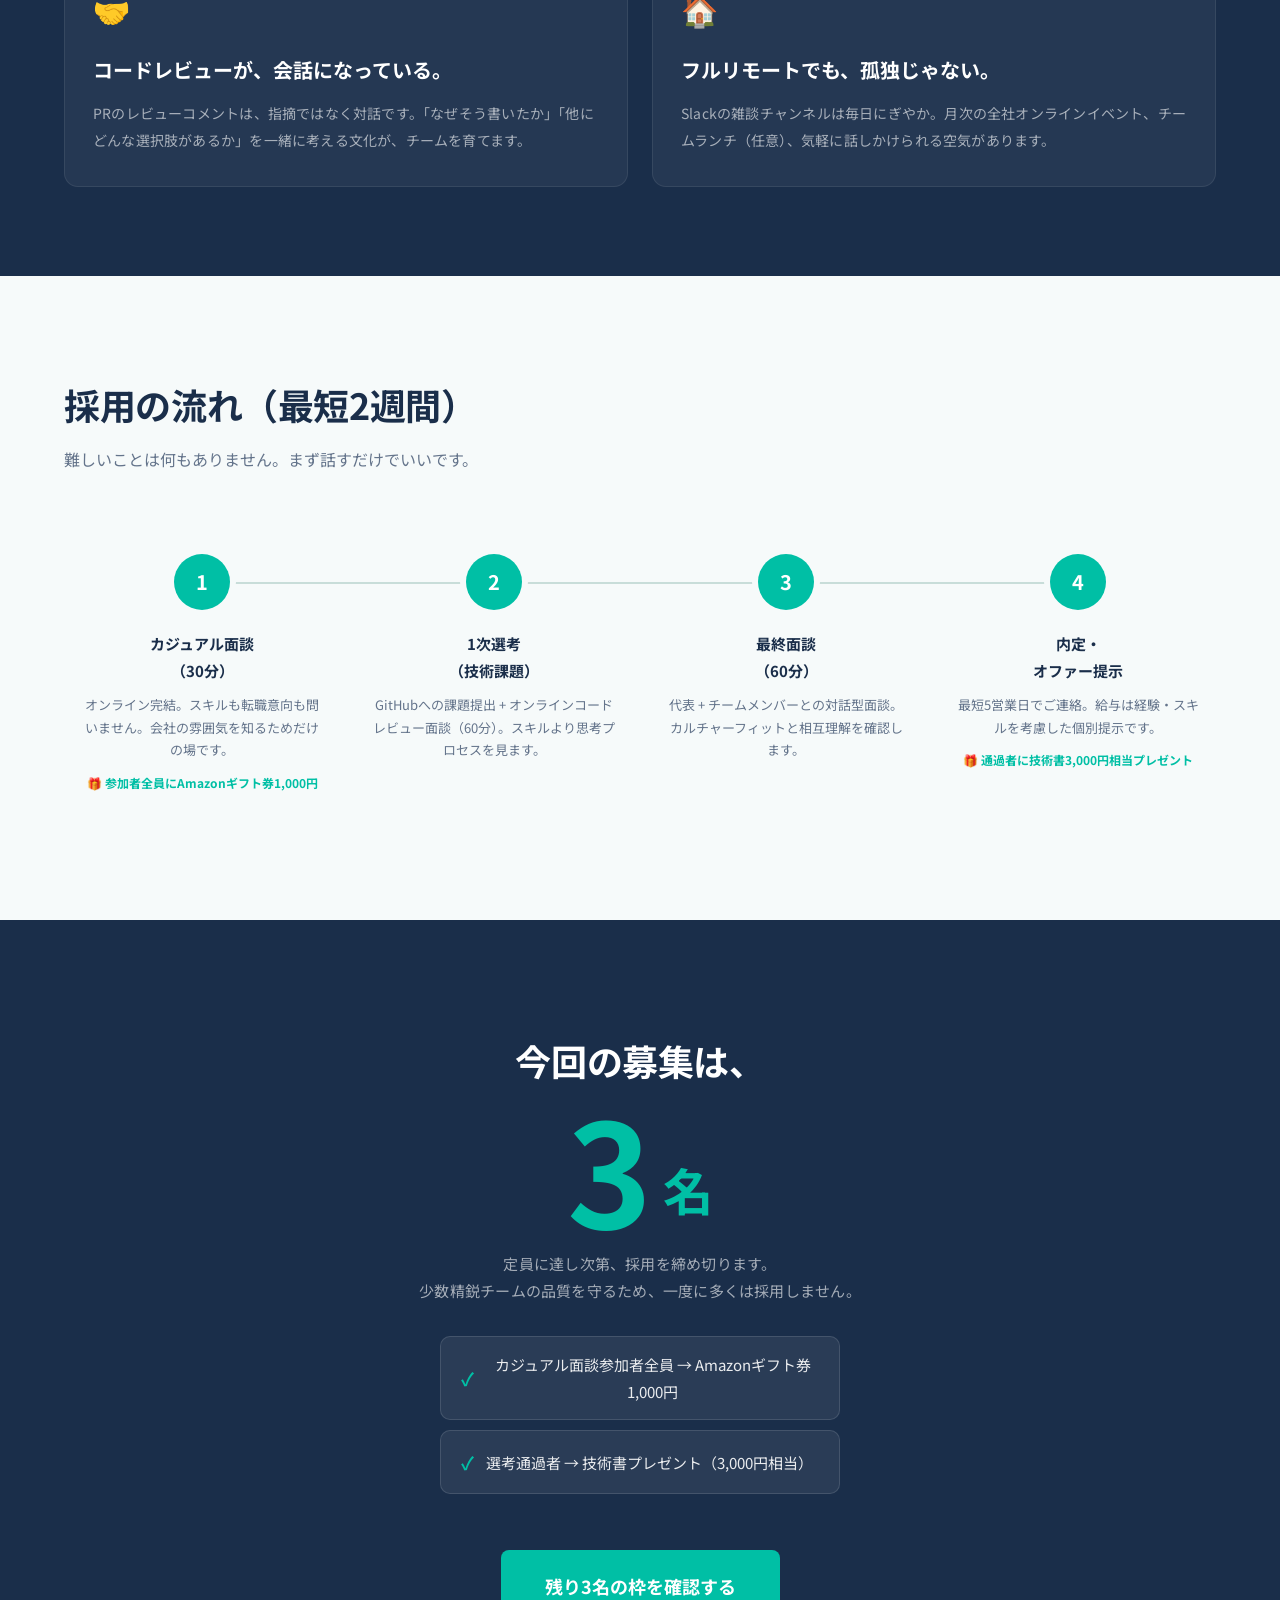
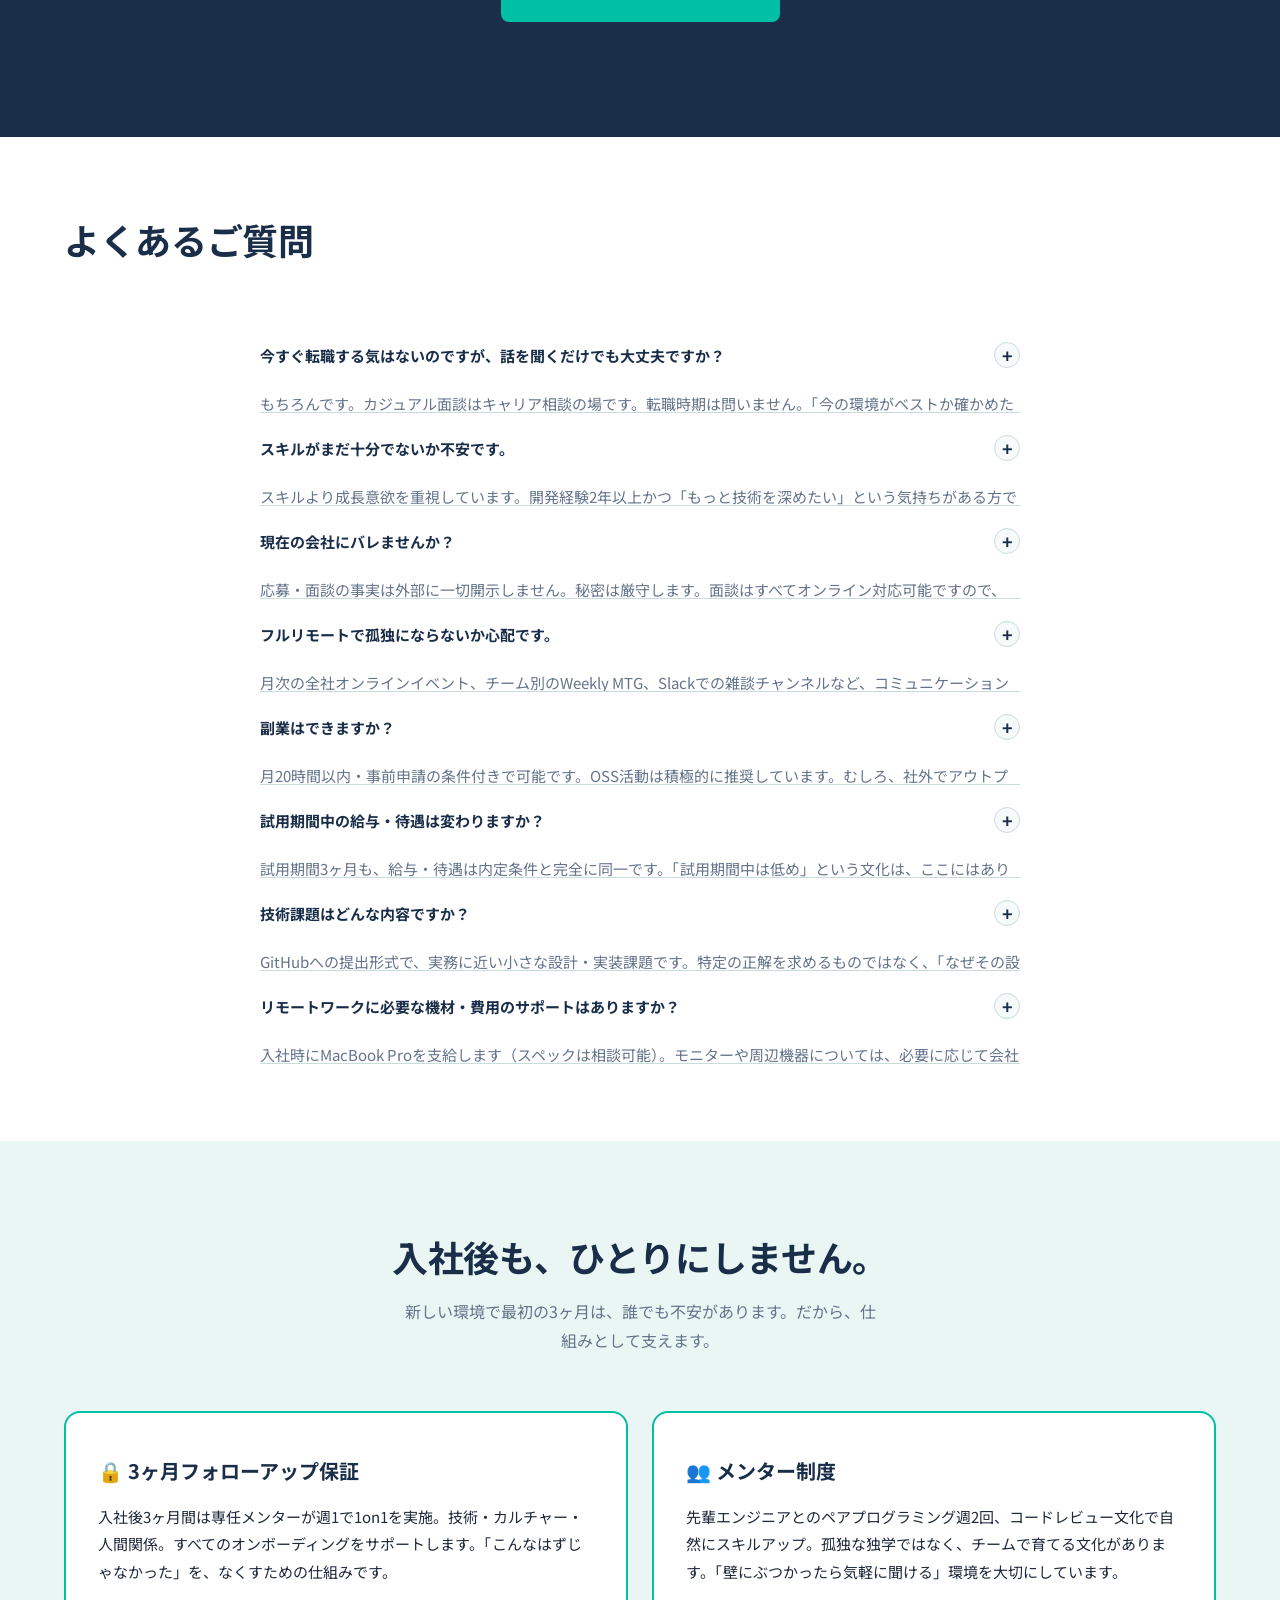
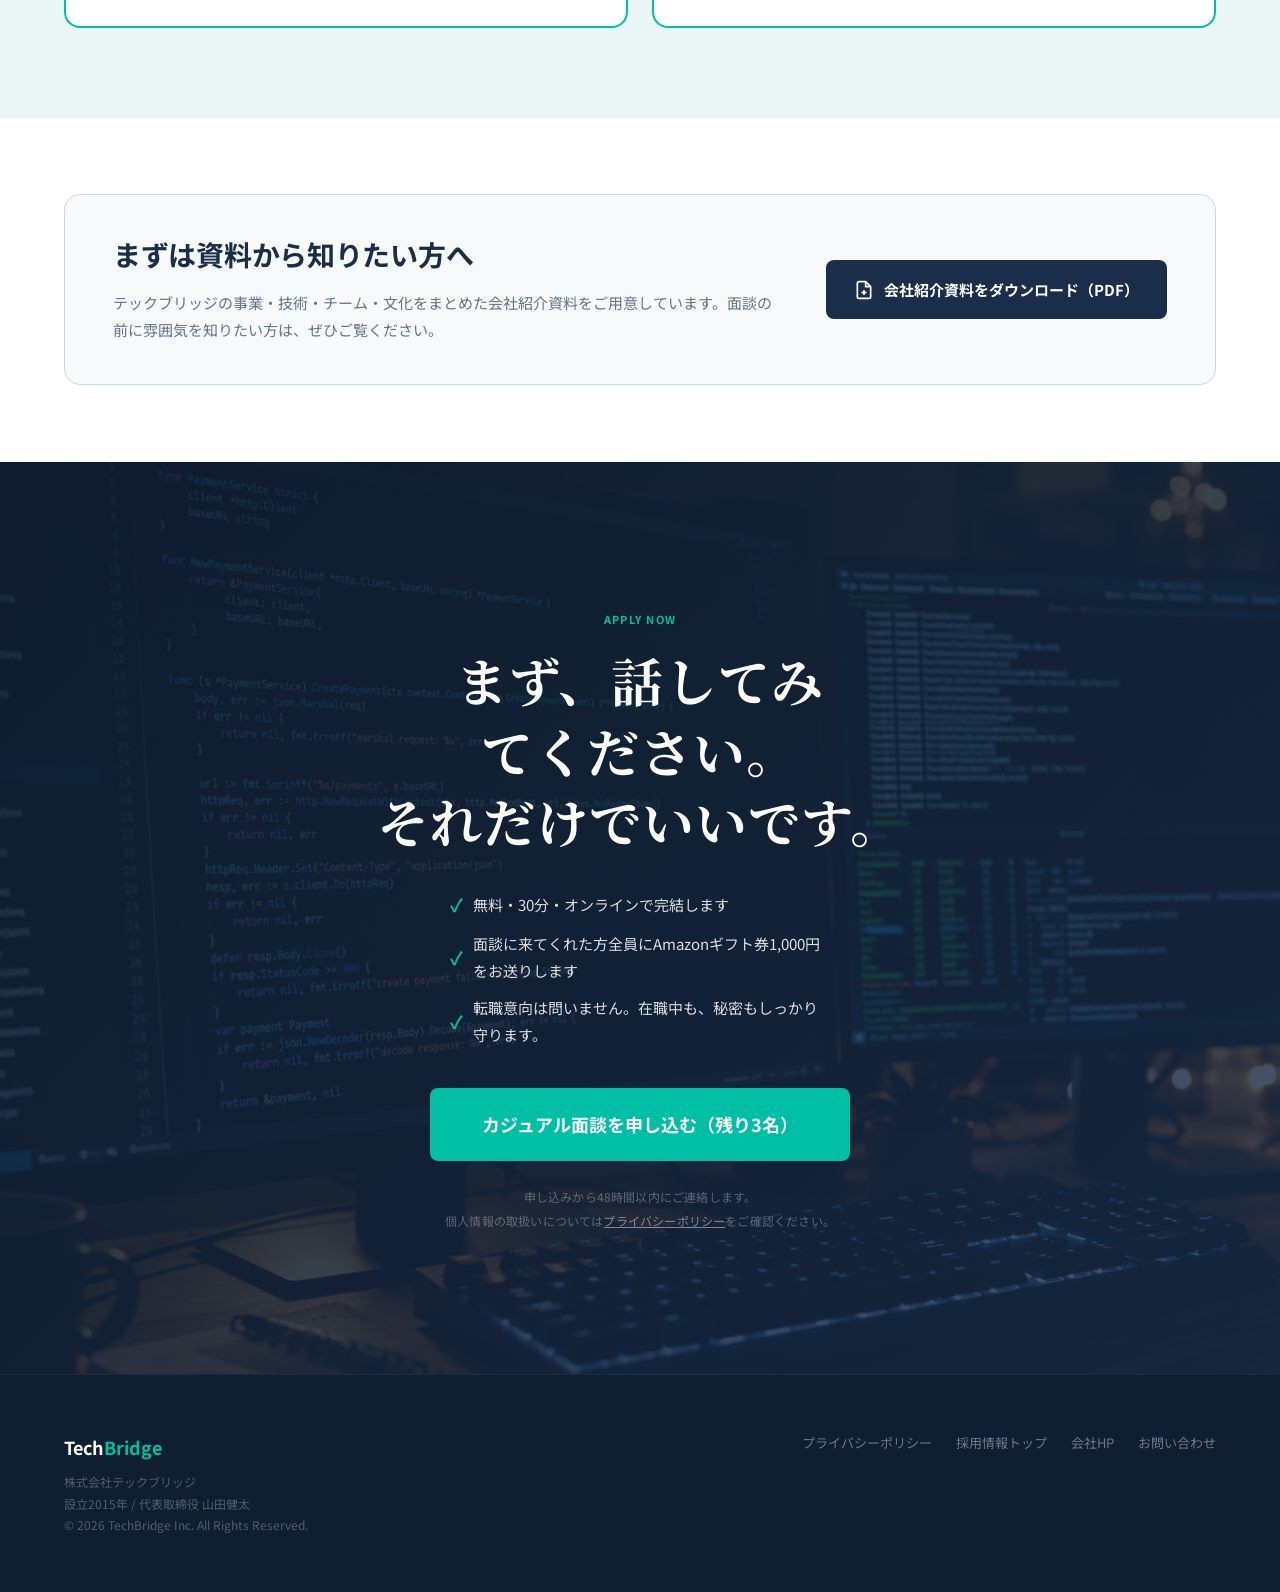
<file: portfolio/LP/techbridge/index.html>
<!DOCTYPE html>
<html lang="ja">
<head>
  <meta charset="UTF-8">
  <meta name="viewport" content="width=device-width, initial-scale=1.0">
  <meta name="description" content="株式会社テックブリッジ エンジニア採用。フルリモート・最新スタック・少数精鋭。あなたのコードが直接プロダクトを動かす環境で、次のキャリアを。">
  <meta name="robots" content="index, follow">
  <link rel="canonical" href="https://YOUR-USERNAME.github.io/techbridge-recruit/">
  <!-- Open Graph / SNS share — TODO: set BASE_URL above to actual GitHub Pages URL -->
  <meta property="og:type" content="website">
  <meta property="og:url" content="https://YOUR-USERNAME.github.io/techbridge-recruit/">
  <meta property="og:title" content="エンジニア採用 | 株式会社テックブリッジ">
  <meta property="og:description" content="フルリモート・Go/AWS/K8s・少数精鋭。エンジニアが本当に輝ける環境。カジュアル面談（無料・30分）で話しましょう。">
  <meta property="og:image" content="https://YOUR-USERNAME.github.io/techbridge-recruit/images/hero-bg.png">
  <meta property="og:locale" content="ja_JP">
  <meta property="og:site_name" content="株式会社テックブリッジ">
  <meta name="twitter:card" content="summary_large_image">
  <meta name="twitter:title" content="エンジニア採用 | 株式会社テックブリッジ">
  <meta name="twitter:description" content="フルリモート・最新スタック・少数精鋭。カジュアル面談（無料30分）で話しましょう。">
  <meta name="twitter:image" content="https://YOUR-USERNAME.github.io/techbridge-recruit/images/hero-bg.png">
  <title>エンジニア採用 | 株式会社テックブリッジ</title>
  <link rel="preconnect" href="https://fonts.googleapis.com">
  <link rel="preconnect" href="https://fonts.gstatic.com" crossorigin>
  <link href="https://fonts.googleapis.com/css2?family=Noto+Sans+JP:wght@400;500;700&family=Noto+Serif+JP:wght@700&display=swap" rel="stylesheet">
  <link rel="stylesheet" href="style.css">
  <noscript>
    <style>
      /* JS が無効な環境ではアニメーションと依存 UI をフォールバック */
      .fade-in { opacity: 1 !important; transform: none !important; }
      .hero-stagger > * { opacity: 1 !important; filter: none !important; }
      .stagger-grid > * { opacity: 1 !important; transform: none !important; }
      .tab-pane { display: block !important; border-top: 1px solid #C8DDD9; padding-top: 1rem; }
      .tab-nav { display: none; }
      .faq-a { grid-template-rows: 1fr !important; }
      .mobile-sticky-cta { display: none !important; }
    </style>
    <p style="background:#1A2E4A;color:#fff;text-align:center;padding:.75rem;font-family:sans-serif;font-size:.875rem;margin:0;">
      JavaScript を有効にするとより快適にご覧いただけます。
    </p>
  </noscript>
</head>
<body>

<a href="#main-content" class="skip-to-content">コンテンツへスキップ</a>

<!-- NAV -->
<nav id="nav">
  <div class="container inner">
    <a href="#main-content" class="logo"><span class="logo-mark"></span>Tech<span class="logo-bridge">Bridge</span></a>
    <div class="nav-links">
      <a href="#positions">仕事を知る</a>
      <a href="#voices">人を知る</a>
      <a href="#culture">環境を知る</a>
      <a href="#process">選考の流れ</a>
      <a href="contact.html" class="btn-nav">カジュアル面談を予約する</a>
    </div>
  </div>
</nav>

<main id="main-content">

<!-- ======================================================
     S01 HERO — Full-screen background photo
====================================================== -->
<section id="hero" class="photo-bg">
  <!-- Background photo -->
  <div class="photo-bg__img ph">
    <img src="images/hero-bg.png" width="1920" height="1080" alt="" loading="eager">
  </div>
  <!-- Overlay: heavy on left, fades right -->
  <div class="photo-bg__overlay overlay-navy-left"></div>

  <!-- Content -->
  <div class="photo-bg__content container">
    <div class="hero-content">
      <div class="hero-text hero-stagger">
        <span class="hero-tag">ソフトウェアエンジニア募集 — 残り3名</span>

        <h1 class="catch" style="color:#fff; margin-bottom:1.75rem;">
          あなたのコードが、<br>
          直接プロダクトを<br>
          動かす場所がある。
        </h1>

        <p style="color:rgba(255,255,255,0.68); font-size:1.0625rem; line-height:1.95; max-width:500px; margin-bottom:2.5rem;">
          株式会社テックブリッジは、フルリモート・最新スタック・少数精鋭のソフトウェア開発会社です。<br class="sp-br">
          「言われた通りに実装するだけ」の毎日に疲れたなら、一度だけ話を聞いてください。
        </p>

        <div style="display:flex; align-items:center; gap:1.25rem; flex-wrap:wrap; margin-bottom:2.5rem;">
          <a href="contact.html" class="btn-primary large">
            カジュアル面談を予約する
            <svg width="18" height="18" viewBox="0 0 24 24" fill="none" stroke="currentColor" stroke-width="2.5"><path d="M5 12h14M12 5l7 7-7 7"/></svg>
          </a>
          <a href="#process" class="btn-outline">採用の流れを見る</a>
        </div>

        <div class="hero-trust">
          <span class="hero-trust-item">離職率 <strong>5%</strong></span>
          <span class="hero-trust-item">従業員満足度 <strong>92%</strong></span>
          <span class="hero-trust-item">設立 <strong>10年</strong></span>
          <span class="hero-trust-item">エンジニア <strong>32名</strong></span>
        </div>
      </div>
    </div>
  </div>

  <!-- Scroll indicator -->
  <div class="hero-scroll photo-bg__content">
    <span>scroll</span>
    <svg width="16" height="16" viewBox="0 0 24 24" fill="none" stroke="currentColor" stroke-width="2"><path d="M12 5v14M5 12l7 7 7-7"/></svg>
  </div>
</section>

<!-- ======================================================
     S01.5 PHILOSOPHY
====================================================== -->
<section id="philosophy">
  <div class="container">
    <div class="philosophy-inner fade-in">
      <p class="philosophy-en">Our Mission</p>
      <h2 class="catch" style="color:var(--navy); font-size:clamp(1.5rem,3.5vw,2.375rem);">
        エンジニアが輝ける場所を、<br>エンジニアが作る。
      </h2>
      <div class="philosophy-divider"></div>
      <p class="body-text" style="color:var(--slate); max-width:640px;">
        テックブリッジは2015年、「エンジニアが本当に力を発揮できる環境をつくりたい」という思いで
        元エンジニアの山田が立ち上げた会社です。大きな会社で歯車になる必要はない。
        自分のコードが直接プロダクトを変えていく。そういう仕事の仕方を、当たり前にしたいと考えています。
      </p>
    </div>
  </div>
</section>

<!-- ======================================================
     S02 PAIN
====================================================== -->
<section id="pain" style="background:var(--cool-white);">
  <div class="container">
    <div class="fade-in">
      <h2 class="h2-section" style="color:var(--navy); max-width:560px;">
        こんな状況に、<br>心当たりはありませんか？
      </h2>
    </div>
    <div class="pain-grid stagger-grid">
      <div class="pain-card">
        <span class="pain-num">01</span>
        <h3 class="h3-card" style="color:var(--navy); margin-bottom:.625rem;">新技術に触れられない</h3>
        <p class="body-text" style="color:var(--slate);">
          レガシーシステムの保守が続いて、ReactもGoもDockerも、業務で使う機会が来ない。
          技術記事を読んでいるだけで、手を動かせていない。
        </p>
      </div>
      <div class="pain-card">
        <span class="pain-num">02</span>
        <h3 class="h3-card" style="color:var(--navy); margin-bottom:.625rem;">裁量が与えられない</h3>
        <p class="body-text" style="color:var(--slate);">
          技術選定は上が決める。アーキテクチャは前任者のまま。「こうした方がいい」と思っても、通る場がない。
          自分はただ、仕様書を実装しているだけ。
        </p>
      </div>
      <div class="pain-card">
        <span class="pain-num">03</span>
        <h3 class="h3-card" style="color:var(--navy); margin-bottom:.625rem;">残業で、勉強できない</h3>
        <p class="body-text" style="color:var(--slate);">
          帰宅するとエネルギーが残っていない。勉強しようと思っても、開けないまま積まれていく本。
          このままでいいのか、という漠然とした不安。
        </p>
      </div>
      <div class="pain-card">
        <span class="pain-num">04</span>
        <h3 class="h3-card" style="color:var(--navy); margin-bottom:.625rem;">5年後が、見えない</h3>
        <p class="body-text" style="color:var(--slate);">
          このまま続けたら、自分は何が得意なエンジニアになっているのか。
          転職したい気持ちはある。でも、「どこに」行けばいいのかわからない。
        </p>
      </div>
    </div>
    <div class="pain-bridge fade-in">
      <p class="pain-bridge-headline">その悩み、<br class="sp-br">実は<em>環境が原因</em>です。</p>
      <p class="pain-bridge-sub"><em>テックブリッジ</em>には、それを<br class="sp-br"><em>丸ごと解決</em>できる仕組みがあります。</p>
    </div>
  </div>
</section>

<!-- ======================================================
     S03 SOLUTION — Edge-to-edge split
====================================================== -->
<section id="solution">
  <div class="solution-split">

    <!-- Left: Office photo fills full height -->
    <div class="solution-photo-panel ph">
      <img src="images/office.png" width="1920" height="1080" alt="テックブリッジのオフィス" loading="lazy">
    </div>

    <!-- Right: Navy text panel -->
    <div class="solution-text-panel">
      <div class="solution-text-inner fade-in">
        <h2 class="h2-section" style="color:#fff; margin-bottom:1.75rem;">
          エンジニアが本当に<br>輝ける場所が、ここにある。
        </h2>
        <p style="color:rgba(255,255,255,.72); font-size:1rem; line-height:2; margin-bottom:2.25rem;">
          テックブリッジは「エンジニアのために作られた会社」です。
          少数精鋭だからこそ、1人ひとりの影響範囲が広い。
          最新スタックを使うからこそ、毎日が学びになる。
          代表の山田は、今も現場でコードを書くエンジニアです。
          経営者が、あなたの気持ちを誰よりも理解しています。
        </p>
        <a href="contact.html" class="btn-primary">まず話を聞いてみる（完全無料）</a>
      </div>
    </div>

  </div>
</section>

<!-- ======================================================
     S04 USP
====================================================== -->
<section id="usp" style="background:#fff;">
  <div class="container">
    <div class="fade-in">
      <h2 class="h2-section" style="color:var(--navy);">テックブリッジが選ばれる、<br>3つの理由</h2>
    </div>
    <div class="usp-grid stagger-grid">
      <div class="usp-card">
        <div class="usp-header">
          <svg class="usp-icon" width="22" height="22" viewBox="0 0 24 24" fill="none" stroke="currentColor" stroke-width="2"><rect x="2" y="3" width="20" height="14" rx="2"/><path d="M8 21h8M12 17v4"/></svg>
          <h3 class="h3-card" style="color:var(--navy);">出社不要。毎日、最前線を走る。</h3>
        </div>
        <p class="body-text" style="color:var(--slate);">
          完全フルリモート（出社は月1〜2回）。React / TypeScript・Go・AWS・Kubernetes。
          エンジニアが「使いたい」と思ってきた技術スタックを、業務で毎日触り続けられます。
        </p>
        <div class="badge-list" style="margin-top:1.25rem;">
          <span class="tech-badge">React</span><span class="tech-badge">TypeScript</span>
          <span class="tech-badge">Go</span><span class="tech-badge">AWS</span><span class="tech-badge">K8s</span>
        </div>
      </div>
      <div class="usp-card">
        <div class="usp-header">
          <svg class="usp-icon" width="22" height="22" viewBox="0 0 24 24" fill="none" stroke="currentColor" stroke-width="2"><path d="M17 21v-2a4 4 0 0 0-4-4H5a4 4 0 0 0-4 4v2"/><circle cx="9" cy="7" r="4"/><path d="M23 21v-2a4 4 0 0 0-3-3.87M16 3.13a4 4 0 0 1 0 7.75"/></svg>
          <h3 class="h3-card" style="color:var(--navy);">1人の影響範囲が、桁違いに広い。</h3>
        </div>
        <p class="body-text" style="color:var(--slate);">
          エンジニア32名の少数精鋭チーム。技術選定・アーキテクチャ設計・プロダクトの方向性。
          入社初日から、その議論の場にいられます。「指示を待つ仕事」は、ここにはありません。
        </p>
      </div>
      <div class="usp-card">
        <div class="usp-header">
          <svg class="usp-icon" width="22" height="22" viewBox="0 0 24 24" fill="none" stroke="currentColor" stroke-width="2"><path d="M4 19.5v-15A2.5 2.5 0 0 1 6.5 2H20v20H6.5a2.5 2.5 0 0 1 0-5H20"/></svg>
          <h3 class="h3-card" style="color:var(--navy);">学ぶことが、仕事になる。</h3>
        </div>
        <p class="body-text" style="color:var(--slate);">
          月次技術勉強会（業務時間内）・書籍購入補助年3万円・個人学習の推奨。
          「勉強は自分の時間でやるもの」という文化は、ここにはありません。成長することが、仕事の一部です。
        </p>
      </div>
    </div>
  </div>
</section>

<!-- ======================================================
     S04.5 POSITIONS
====================================================== -->
<section id="positions" class="photo-bg">
  <div class="photo-bg__img ph" style="opacity:.35;"></div>
  <div class="photo-bg__overlay" style="background:var(--navy);"></div>
  <div class="photo-bg__content container">
    <div class="fade-in" style="text-align:center;">
      <h2 class="h2-section" style="color:#fff;">仕事を知る</h2>
      <p style="color:rgba(255,255,255,.6); margin-top:.875rem; max-width:480px; margin-inline:auto;">
        現在募集しているポジションです。<br class="sp-br">「完璧に当てはまらなくても」相談できます。
      </p>
    </div>
    <div class="positions-grid stagger-grid">
      <div class="position-card">
        <div style="display:flex; align-items:flex-start; justify-content:space-between; gap:1rem; margin-bottom:1.25rem;">
          <div>
            <p class="label" style="color:var(--cyan); margin-bottom:.375rem;">Backend Engineer</p>
            <h3 class="h3-card" style="color:#fff;">バックエンドエンジニア</h3>
          </div>
          <span class="position-badge">正社員</span>
        </div>
        <p style="font-size:.875rem; color:rgba(255,255,255,.6); line-height:1.85; margin-bottom:1.5rem;">
          Go / Node.js を中心に、APIサーバー・マイクロサービスの設計・実装・運用を担当。技術選定の議論に初日から参加できます。
        </p>
        <div class="badge-list" style="margin-bottom:1.5rem;">
          <span class="tech-badge">Go</span><span class="tech-badge">Node.js</span>
          <span class="tech-badge">AWS</span><span class="tech-badge">PostgreSQL</span>
        </div>
        <div class="position-meta"><span>📍 フルリモート</span><span>💴 年収 500〜800万</span></div>
      </div>
      <div class="position-card">
        <div style="display:flex; align-items:flex-start; justify-content:space-between; gap:1rem; margin-bottom:1.25rem;">
          <div>
            <p class="label" style="color:var(--cyan); margin-bottom:.375rem;">Frontend Engineer</p>
            <h3 class="h3-card" style="color:#fff;">フロントエンドエンジニア</h3>
          </div>
          <span class="position-badge">正社員</span>
        </div>
        <p style="font-size:.875rem; color:rgba(255,255,255,.6); line-height:1.85; margin-bottom:1.5rem;">
          React / TypeScript でプロダクトのUI全体を担当。UXの意思決定・コンポーネント設計・パフォーマンス改善まで幅広く関わります。
        </p>
        <div class="badge-list" style="margin-bottom:1.5rem;">
          <span class="tech-badge">React</span><span class="tech-badge">TypeScript</span><span class="tech-badge">Next.js</span>
        </div>
        <div class="position-meta"><span>📍 フルリモート</span><span>💴 年収 450〜750万</span></div>
      </div>
      <div class="position-card">
        <div style="display:flex; align-items:flex-start; justify-content:space-between; gap:1rem; margin-bottom:1.25rem;">
          <div>
            <p class="label" style="color:var(--cyan); margin-bottom:.375rem;">Full-Stack Engineer</p>
            <h3 class="h3-card" style="color:#fff;">フルスタックエンジニア</h3>
          </div>
          <span class="position-badge position-badge--hot">残り1名</span>
        </div>
        <p style="font-size:.875rem; color:rgba(255,255,255,.6); line-height:1.85; margin-bottom:1.5rem;">
          フロントからインフラまで横断的に担当。小さなチームだからこそ、プロダクト全体のオーナーシップを持てるポジションです。
        </p>
        <div class="badge-list" style="margin-bottom:1.5rem;">
          <span class="tech-badge">React</span><span class="tech-badge">Go</span>
          <span class="tech-badge">AWS</span><span class="tech-badge">Kubernetes</span>
        </div>
        <div class="position-meta"><span>📍 フルリモート</span><span>💴 年収 550〜800万</span></div>
      </div>
    </div>
    <div class="fade-in" style="text-align:center; margin-top:3rem;">
      <p style="color:rgba(255,255,255,.5); font-size:.875rem; margin-bottom:1.5rem;">「どのポジションか迷っている」場合も、<br class="sp-br">カジュアル面談でお話しできます。</p>
      <a href="contact.html" class="btn-primary">まずカジュアル面談で話してみる</a>
    </div>
  </div>
</section>

<!-- ======================================================
     S05 STACK
====================================================== -->
<section id="stack" style="background:#fff;">
  <div class="container">
    <div class="fade-in">
      <h2 class="h2-section" style="color:var(--navy);">技術と、働き方</h2>
      <p style="color:var(--slate); margin-top:1rem; max-width:520px;">「どんな技術を使うのか」「実際どう働くのか」。<br class="sp-br">判断材料はすべて、ここに書きました。</p>
    </div>
    <div class="fade-in" style="margin-top:3rem;">
      <div class="tab-nav">
        <button class="tab-btn active" data-tab="tech">技術スタック</button>
        <button class="tab-btn" data-tab="work">勤務体系</button>
        <button class="tab-btn" data-tab="benefit">福利厚生</button>
      </div>
      <div class="tab-pane active" id="tab-tech">
        <div style="display:grid; grid-template-columns:1fr 1fr; gap:2rem;">
          <div>
            <p class="label" style="color:var(--navy); margin-bottom:.75rem;">フロントエンド</p>
            <div class="badge-list"><span class="tech-badge">React</span><span class="tech-badge">TypeScript</span><span class="tech-badge">Next.js</span></div>
            <p class="label" style="color:var(--navy); margin-top:1.5rem; margin-bottom:.75rem;">バックエンド</p>
            <div class="badge-list"><span class="tech-badge">Go</span><span class="tech-badge">Node.js</span></div>
          </div>
          <div>
            <p class="label" style="color:var(--navy); margin-bottom:.75rem;">インフラ</p>
            <div class="badge-list"><span class="tech-badge">AWS</span><span class="tech-badge">Kubernetes</span><span class="tech-badge">Terraform</span></div>
            <p class="label" style="color:var(--navy); margin-top:1.5rem; margin-bottom:.75rem;">ツール・その他</p>
            <div class="badge-list"><span class="tech-badge">GitHub Actions</span><span class="tech-badge">Datadog</span><span class="tech-badge">PostgreSQL</span></div>
          </div>
        </div>
      </div>
      <div class="tab-pane" id="tab-work">
        <table class="info-table">
          <tr><th>勤務形態</th><td>フルリモート（出社は月1〜2回、任意）</td></tr>
          <tr><th>勤務時間</th><td>フレックスタイム制（コアタイム 11:00〜16:00）</td></tr>
          <tr><th>年収</th><td>450万〜800万円（月給35万〜65万、賞与年2回）<br><span class="caption">※ 経験・スキルによる</span></td></tr>
          <tr><th>雇用形態</th><td>正社員（無期雇用）</td></tr>
          <tr><th>試用期間</th><td>3ヶ月（条件同一）</td></tr>
          <tr><th>休日</th><td>完全週休2日（土日）、祝日、年次有給休暇</td></tr>
        </table>
      </div>
      <div class="tab-pane" id="tab-benefit">
        <table class="info-table">
          <tr><th>書籍補助</th><td>年3万円（申請不要、領収書提出のみ）</td></tr>
          <tr><th>勉強会</th><td>月次技術勉強会（業務時間内。参加推奨）</td></tr>
          <tr><th>機器</th><td>MacBook Pro 支給（スペック相談可）</td></tr>
          <tr><th>社会保険</th><td>健康保険・厚生年金・雇用保険・労災保険</td></tr>
          <tr><th>副業</th><td>可（月20時間以内・事前申請。OSS活動は積極推奨）</td></tr>
        </table>
      </div>
    </div>
  </div>
</section>

<!-- ======================================================
     S06 NUMBERS — Full-bleed photo background
====================================================== -->
<section id="numbers" class="photo-bg">
  <div class="photo-bg__img ph">
    <img src="images/numbers-bg.png" width="1920" height="1080" alt="" loading="lazy">
  </div>
  <div class="photo-bg__overlay overlay-navy-deep"></div>
  <div class="photo-bg__content numbers-bg-wrap container">
    <div class="fade-in" style="text-align:center;">
      <span class="section-label">Track Record</span>
      <h2 class="h2-section" style="color:#fff;">数字が証明する、<br class="sp-br">テックブリッジの実力</h2>
    </div>
    <div class="numbers-grid stagger-grid">
      <div class="number-cell">
        <span class="num">5<span class="unit">%</span></span>
        <span class="desc">年間離職率<br>（業界平均 15% の 1/3）</span>
      </div>
      <div class="number-cell">
        <span class="num">92<span class="unit">%</span></span>
        <span class="desc">従業員満足度<br>（2025年度社内調査）</span>
      </div>
      <div class="number-cell">
        <span class="num">10<span class="unit">年</span></span>
        <span class="desc">設立年数<br>（2015年創業）</span>
      </div>
      <div class="number-cell">
        <span class="num">150<span class="unit">社+</span></span>
        <span class="desc">累計導入企業数</span>
      </div>
    </div>
    <div class="awards fade-in">
      <span class="award-badge">🏆 2024年 日経XTECH「働きがいのあるIT企業ランキング」<br class="sp-br">関東部門 TOP50</span>
      <span class="award-badge">🏅 2023年 DX推進支援事業 経済産業省認定</span>
    </div>
  </div>
</section>

<!-- ======================================================
     S07 VOICES — Panoramic photo header + cards
====================================================== -->
<section id="voices" style="padding:0; background:var(--cool-white);">

  <!-- Full-width panoramic photo header -->
  <div class="voices-photo-header ph">
    <img src="images/voices-ambient.png" width="1920" height="1080" alt="テックブリッジのチームの様子" loading="lazy">
  </div>

  <!-- Cards below -->
  <div class="voices-section-body">
    <div class="container">
      <div class="fade-in">
        <h2 class="h2-section" style="color:var(--navy);">先輩エンジニアたちの、<br>リアルな声</h2>
      </div>
      <div class="voices-grid stagger-grid">

        <div class="voice-card">
          <div class="voice-before">
            <span class="voice-label">転職前</span>
            大手SIerで10年物のJavaシステムを保守。「GoもAWSも、業務では触れないまま年齢だけ重なっていく気がした。」
          </div>
          <div class="voice-quote">"</div>
          <p class="voice-text">
            転職して1年で技術力が3倍になった気がします。
            GoとAWSを毎日使うようになって、コードを書くのが純粋に楽しくなりました。
            前職の自分には戻れないです。
          </p>
          <div class="voice-meta">
            <div class="voice-avatar"><img src="images/member-1.png" width="1024" height="1024" alt="A.K.さん" onerror="this.style.display='none'" loading="lazy"></div>
            <div>
              <p class="voice-name">A.K. さん</p>
              <p class="voice-role">バックエンドエンジニア・入社2年目<br>大手SIerから転職</p>
            </div>
          </div>
        </div>

        <div class="voice-card">
          <div class="voice-before">
            <span class="voice-label">転職前</span>
            Web制作会社でデザインカンプ通りに実装するだけ。「技術的な提案をしても、通るプロセスがなかった。」
          </div>
          <div class="voice-quote">"</div>
          <p class="voice-text">
            自分の提案がすぐ採用されるのが嬉しい。
            先週出したアーキテクチャの改善案が、今週もうコードに入っていました。
            「ちゃんと聞いてもらえる」って、これほど大事なことだったのかと。
          </p>
          <div class="voice-meta">
            <div class="voice-avatar"><img src="images/member-2.png" width="1024" height="1024" alt="Y.S.さん" onerror="this.style.display='none'" loading="lazy"></div>
            <div>
              <p class="voice-name">Y.S. さん</p>
              <p class="voice-role">フロントエンドエンジニア・入社1年目<br>Web制作会社から転職</p>
            </div>
          </div>
        </div>

        <div class="voice-card">
          <div class="voice-before">
            <span class="voice-label">転職前</span>
            受託開発会社で月残業80時間超。「帰宅するともう何もできない。勉強どころか、本も開けなかった。」
          </div>
          <div class="voice-quote">"</div>
          <p class="voice-text">
            残業はほぼゼロになって、退勤後に勉強する気力が戻ってきました。
            OSS活動も始められて、エンジニアとして生き返った感覚です。
            今が一番、仕事が好きかもしれない。
          </p>
          <div class="voice-meta">
            <div class="voice-avatar"><img src="images/member-3.png" width="1024" height="1024" alt="T.M.さん" onerror="this.style.display='none'" loading="lazy"></div>
            <div>
              <p class="voice-name">T.M. さん</p>
              <p class="voice-role">フルスタックエンジニア・入社3年目<br>受託開発会社から転職</p>
            </div>
          </div>
        </div>

        <div class="voice-card">
          <div class="voice-before">
            <span class="voice-label">転職前</span>
            大手IT企業でシステム運用・監視の繰り返し業務。「手を動かして何かを作っている感覚がなかった。このままキャリアが終わるのが怖かった。」
          </div>
          <div class="voice-quote">"</div>
          <p class="voice-text">
            入社してはじめて「自分がインフラを設計している」という実感を持てました。
            女性エンジニアが少ない業界ですが、ここでは当たり前に意見を言える。
            技術で評価してもらえる環境って、こういうことなんだと思いました。
          </p>
          <div class="voice-meta">
            <div class="voice-avatar"><img src="images/member-4.png" width="1024" height="1024" alt="R.N.さん" onerror="this.style.display='none'" loading="lazy"></div>
            <div>
              <p class="voice-name">R.N. さん</p>
              <p class="voice-role">インフラ / SRE エンジニア・入社1年半<br>大手IT企業から転職</p>
            </div>
          </div>
        </div>

      </div><!-- /.voices-grid -->

      <div class="mid-cta fade-in">
        <a href="contact.html" class="btn-primary">あなたも仲間になりませんか？（残り3名）</a>
      </div>
    </div>
  </div>
</section>

<!-- ======================================================
     S08 CEO — Edge-to-edge dramatic split
====================================================== -->
<section id="ceo">
  <div class="ceo-split fade-in">

    <!-- Left: Full-height photo -->
    <div class="ceo-photo-panel">
      <img src="images/ceo-portrait.png" width="1024" height="1792" alt="代表取締役 山田健太" loading="lazy">
    </div>

    <!-- Right: Text -->
    <div class="ceo-text-panel">
      <div class="ceo-text-inner">
        <span class="section-label">From Our CEO</span>
        <p class="ceo-name">山田 健太（やまだ けんた）</p>
        <p class="ceo-title">代表取締役CEO — 元大手SIer・10年エンジニア歴<br>現在もコードを書くプレイングマネージャー</p>
        <blockquote class="ceo-message">
          「私自身が、かつてあなたと同じ悩みを抱えたエンジニアでした。
          技術を磨きたいのに時間がない。裁量を持ちたいのに機会がない。
          そんな状況を変えたくて、この会社を作りました。
          今でも毎日コードを書いています。<br><br>
          エンジニアとして正直に話せる会社です。
          まず、話を聞かせてください。」
        </blockquote>
        <p class="ceo-stat">設立2015年。累計150社以上のDX・プロダクト開発を支援。<br>2024年 日経XTECH「働きがいのあるIT企業ランキング」関東TOP50選出。</p>
      </div>
    </div>

  </div>
</section>

<!-- ======================================================
     S08.5 CULTURE — Photo gallery + items
====================================================== -->
<section id="culture" style="padding:0;">

  <!-- 4-cell gallery -->
  <div class="culture-gallery">
    <div class="culture-gallery-cell ph">
      <img src="images/gallery-1.png" width="1024" height="1024" alt="オフィスの様子" loading="lazy">
    </div>
    <div class="culture-gallery-cell ph">
      <img src="images/gallery-2.png" width="1024" height="1024" alt="チームミーティング" loading="lazy">
    </div>
    <div class="culture-gallery-cell ph">
      <img src="images/gallery-3.png" width="1024" height="1024" alt="コードレビューの様子" loading="lazy">
    </div>
    <div class="culture-gallery-cell ph">
      <img src="images/gallery-4.png" width="1024" height="1024" alt="勉強会の様子" loading="lazy">
    </div>
  </div>

  <!-- Culture content -->
  <div class="culture-content">
    <div class="container">
      <div class="fade-in">
        <h2 class="h2-section" style="color:#fff;">環境を知る</h2>
        <p style="color:rgba(255,255,255,.6); margin-top:.875rem; max-width:520px;">
          制度や福利厚生ではなく、「どういう空気の会社か」を<br class="sp-br">伝えたくて書きました。
        </p>
      </div>
      <div class="culture-grid fade-in">
        <div class="culture-item">
          <div class="culture-icon">💬</div>
          <h3 class="h3-card" style="color:#fff; margin-bottom:.75rem;">意見が、翌週には動いている。</h3>
          <p style="font-size:.875rem; color:rgba(255,255,255,.6); line-height:1.9;">
            週次のチームMTGで「こうした方がいい」と言ったことが、翌週には実装されている。
            そういう会社です。稟議も承認フローも、ほとんどありません。
          </p>
        </div>
        <div class="culture-item">
          <div class="culture-icon">📖</div>
          <h3 class="h3-card" style="color:#fff; margin-bottom:.75rem;">勉強することを、応援している。</h3>
          <p style="font-size:.875rem; color:rgba(255,255,255,.6); line-height:1.9;">
            書籍補助年3万円、月次勉強会（業務時間内）、登壇・OSS活動の奨励。
            「自分の時間で勉強しろ」という文化は、ここにはありません。
          </p>
        </div>
        <div class="culture-item">
          <div class="culture-icon">🤝</div>
          <h3 class="h3-card" style="color:#fff; margin-bottom:.75rem;">コードレビューが、会話になっている。</h3>
          <p style="font-size:.875rem; color:rgba(255,255,255,.6); line-height:1.9;">
            PRのレビューコメントは、指摘ではなく対話です。「なぜそう書いたか」「他にどんな選択肢があるか」を一緒に考える文化が、チームを育てます。
          </p>
        </div>
        <div class="culture-item">
          <div class="culture-icon">🏠</div>
          <h3 class="h3-card" style="color:#fff; margin-bottom:.75rem;">フルリモートでも、孤独じゃない。</h3>
          <p style="font-size:.875rem; color:rgba(255,255,255,.6); line-height:1.9;">
            Slackの雑談チャンネルは毎日にぎやか。月次の全社オンラインイベント、チームランチ（任意）、気軽に話しかけられる空気があります。
          </p>
        </div>
      </div>
    </div>
  </div>
</section>

<!-- ======================================================
     S09 PROCESS
====================================================== -->
<section id="process" class="process-tint">
  <div class="container">
    <div class="fade-in">
      <h2 class="h2-section" style="color:var(--navy);">採用の流れ（最短2週間）</h2>
      <p style="color:var(--slate); margin-top:1rem;">難しいことは何もありません。まず話すだけでいいです。</p>
    </div>
    <div class="process-steps stagger-grid">
      <div class="step-card">
        <div class="step-num">1</div>
        <p class="step-title">カジュアル面談<br>（30分）</p>
        <p class="step-desc">オンライン完結。スキルも転職意向も問いません。会社の雰囲気を知るためだけの場です。</p>
        <p class="step-special">🎁 参加者全員にAmazonギフト券1,000円</p>
      </div>
      <div class="step-card">
        <div class="step-num">2</div>
        <p class="step-title">1次選考<br>（技術課題）</p>
        <p class="step-desc">GitHubへの課題提出 + オンラインコードレビュー面談（60分）。スキルより思考プロセスを見ます。</p>
      </div>
      <div class="step-card">
        <div class="step-num">3</div>
        <p class="step-title">最終面談<br>（60分）</p>
        <p class="step-desc">代表 + チームメンバーとの対話型面談。カルチャーフィットと<br class="sp-br">相互理解を確認します。</p>
      </div>
      <div class="step-card">
        <div class="step-num">4</div>
        <p class="step-title">内定・<br>オファー提示</p>
        <p class="step-desc">最短5営業日でご連絡。給与は経験・スキルを考慮した個別提示です。</p>
        <p class="step-special">🎁 通過者に技術書3,000円相当プレゼント</p>
      </div>
    </div>
  </div>
</section>

<!-- ======================================================
     S10 OFFER
====================================================== -->
<section id="offer" style="background:var(--navy); padding-block:clamp(5rem,9vw,8rem);">
  <div class="container">
    <div class="offer-inner fade-in">
      <h2 class="h2-section" style="color:#fff; margin-bottom:.5rem;">今回の募集は、</h2>
      <div class="offer-count">3<span>名</span></div>
      <p style="color:rgba(255,255,255,.6); margin-top:.75rem; font-size:.9375rem; line-height:1.8;">
        定員に達し次第、採用を締め切ります。<br>少数精鋭チームの品質を守るため、一度に多くは採用しません。
      </p>
      <div class="offer-badges">
        <div class="offer-badge"><span class="check">✓</span> カジュアル面談参加者全員 → Amazonギフト券1,000円</div>
        <div class="offer-badge"><span class="check">✓</span> 選考通過者 → 技術書プレゼント（3,000円相当）</div>
      </div>
      <a href="contact.html" class="btn-primary large" style="margin-top:1.5rem;">残り3名の枠を確認する</a>
    </div>
  </div>
</section>

<!-- ======================================================
     S11 FAQ
====================================================== -->
<section id="faq" style="background:#fff;">
  <div class="container">
    <div class="fade-in">
      <h2 class="h2-section" style="color:var(--navy);">よくあるご質問</h2>
    </div>
    <div class="faq-list fade-in">
      <div class="faq-item">
        <button class="faq-q" aria-expanded="false">今すぐ転職する気はないのですが、話を聞くだけでも大丈夫ですか？<span class="icon">+</span></button>
        <div class="faq-a" id="faq-answer-1" role="region"><p class="faq-a-inner">もちろんです。カジュアル面談はキャリア相談の場です。転職時期は問いません。「今の環境がベストか確かめたい」「他社のエンジニア文化を知りたい」という方も、ぜひお気軽にどうぞ。</p></div>
      </div>
      <div class="faq-item">
        <button class="faq-q" aria-expanded="false">スキルがまだ十分でないか不安です。<span class="icon">+</span></button>
        <div class="faq-a" id="faq-answer-2" role="region"><p class="faq-a-inner">スキルより成長意欲を重視しています。開発経験2年以上かつ「もっと技術を深めたい」という気持ちがある方であれば、現在のスキルセットは問いません。選考では、解法の正解よりも思考プロセスを見ています。</p></div>
      </div>
      <div class="faq-item">
        <button class="faq-q" aria-expanded="false">現在の会社にバレませんか？<span class="icon">+</span></button>
        <div class="faq-a" id="faq-answer-3" role="region"><p class="faq-a-inner">応募・面談の事実は外部に一切開示しません。秘密は厳守します。面談はすべてオンライン対応可能ですので、在職中の方もご安心ください。</p></div>
      </div>
      <div class="faq-item">
        <button class="faq-q" aria-expanded="false">フルリモートで孤独にならないか心配です。<span class="icon">+</span></button>
        <div class="faq-a" id="faq-answer-4" role="region"><p class="faq-a-inner">月次の全社オンラインイベント、チーム別のWeekly MTG、Slackでの雑談チャンネルなど、コミュニケーション文化を大切にしています。「テキストで話しかけたら即レスが返ってくる」環境です。</p></div>
      </div>
      <div class="faq-item">
        <button class="faq-q" aria-expanded="false">副業はできますか？<span class="icon">+</span></button>
        <div class="faq-a" id="faq-answer-5" role="region"><p class="faq-a-inner">月20時間以内・事前申請の条件付きで可能です。OSS活動は積極的に推奨しています。むしろ、社外でアウトプットしているエンジニアを歓迎します。</p></div>
      </div>
      <div class="faq-item">
        <button class="faq-q" aria-expanded="false">試用期間中の給与・待遇は変わりますか？<span class="icon">+</span></button>
        <div class="faq-a" id="faq-answer-6" role="region"><p class="faq-a-inner">試用期間3ヶ月も、給与・待遇は内定条件と完全に同一です。「試用期間中は低め」という文化は、ここにはありません。</p></div>
      </div>
      <div class="faq-item">
        <button class="faq-q" aria-expanded="false">技術課題はどんな内容ですか？<span class="icon">+</span></button>
        <div class="faq-a" id="faq-answer-7" role="region"><p class="faq-a-inner">GitHubへの提出形式で、実務に近い小さな設計・実装課題です。特定の正解を求めるものではなく、「なぜその設計にしたか」という思考プロセスを重視しています。所要時間は3〜5時間程度を想定しています。</p></div>
      </div>
      <div class="faq-item">
        <button class="faq-q" aria-expanded="false">リモートワークに必要な機材・費用のサポートはありますか？<span class="icon">+</span></button>
        <div class="faq-a" id="faq-answer-8" role="region"><p class="faq-a-inner">入社時にMacBook Proを支給します（スペックは相談可能）。モニターや周辺機器については、必要に応じて会社負担で手配できます。通信費の補助については現在検討中です。カジュアル面談でお気軽にご確認ください。</p></div>
      </div>
    </div>
  </div>
</section>

<!-- ======================================================
     S12 GUARANTEE
====================================================== -->
<section id="guarantee">
  <div class="container">
    <div class="fade-in" style="text-align:center;">
      <h2 class="h2-section" style="color:var(--navy);">入社後も、ひとりにしません。</h2>
      <p style="color:var(--slate); margin-top:1rem; max-width:480px; margin-inline:auto;">新しい環境で最初の3ヶ月は、誰でも不安があります。だから、仕組みとして支えます。</p>
    </div>
    <div class="guarantee-grid fade-in">
      <div class="guarantee-card">
        <h3 class="h3-card" style="color:var(--navy); margin-bottom:.875rem;">🔒 3ヶ月フォローアップ保証</h3>
        <p class="body-text" style="color:var(--charcoal);">入社後3ヶ月間は専任メンターが週1で1on1を実施。技術・カルチャー・人間関係。すべてのオンボーディングをサポートします。「こんなはずじゃなかった」を、なくすための仕組みです。</p>
      </div>
      <div class="guarantee-card">
        <h3 class="h3-card" style="color:var(--navy); margin-bottom:.875rem;">👥 メンター制度</h3>
        <p class="body-text" style="color:var(--charcoal);">先輩エンジニアとのペアプログラミング週2回、コードレビュー文化で自然にスキルアップ。孤独な独学ではなく、チームで育てる文化があります。「壁にぶつかったら気軽に聞ける」環境を大切にしています。</p>
      </div>
    </div>
  </div>
</section>

<!-- ======================================================
     S12.5 DECK
====================================================== -->
<section id="deck" style="background:#fff; padding-block:clamp(3rem,6vw,5rem);">
  <div class="container">
    <div class="deck-inner fade-in">
      <div>
        <h2 class="h2-section" style="color:var(--navy); font-size:clamp(1.25rem,2.5vw,1.75rem);">まずは資料から知りたい方へ</h2>
        <p style="color:var(--slate); margin-top:.875rem; font-size:.9375rem; line-height:1.85;">テックブリッジの事業・技術・チーム・文化をまとめた会社紹介資料をご用意しています。面談の前に雰囲気を知りたい方は、ぜひご覧ください。</p>
      </div>
      <a href="#" class="btn-deck">
        <svg width="20" height="20" viewBox="0 0 24 24" fill="none" stroke="currentColor" stroke-width="2"><path d="M14 2H6a2 2 0 0 0-2 2v16a2 2 0 0 0 2 2h12a2 2 0 0 0 2-2V8z"/><polyline points="14 2 14 8 20 8"/><line x1="12" y1="18" x2="12" y2="12"/><line x1="9" y1="15" x2="15" y2="15"/></svg>
        会社紹介資料をダウンロード（PDF）
      </a>
    </div>
  </div>
</section>

<!-- ======================================================
     S13 FINAL CTA — Full-bleed photo background
====================================================== -->
<section id="final-cta" class="photo-bg">
  <div class="photo-bg__img ph">
    <img src="images/cta-bg.png" width="1920" height="1080" alt="" loading="lazy">
  </div>
  <div class="photo-bg__overlay overlay-navy"></div>
  <div class="photo-bg__content container">
    <div class="final-cta-inner fade-in">
      <span class="section-label">Apply Now</span>
      <h2 class="catch" style="color:#fff; margin-bottom:1rem;">
        まず、話してみてください。<br>それだけでいいです。
      </h2>
      <ul class="final-checklist">
        <li><span class="ck">✓</span> 無料・30分・オンラインで完結します</li>
        <li><span class="ck">✓</span> 面談に来てくれた方全員にAmazonギフト券1,000円をお送りします</li>
        <li><span class="ck">✓</span> 転職意向は問いません。在職中も、秘密もしっかり守ります。</li>
      </ul>
      <a href="contact.html" class="btn-primary large" style="width:100%; max-width:420px; justify-content:center; margin-top:.5rem;">
        カジュアル面談を申し込む（残り3名）
      </a>
      <p class="final-note">
        申し込みから48時間以内にご連絡します。<br>
        個人情報の取扱いについては<a href="#" style="color:rgba(255,255,255,.45); text-decoration:underline;">プライバシーポリシー</a>をご確認ください。
      </p>
    </div>
  </div>
</section>

<!-- Mobile sticky CTA -->
<div class="mobile-sticky-cta" aria-label="カジュアル面談の予約">
  <a href="contact.html" class="btn-primary" style="font-size:.9rem; padding:.75rem 1.5rem;">
    カジュアル面談を予約する（無料）
  </a>
</div>

</main><!-- /#main-content -->

<!-- FOOTER -->
<footer>
  <div class="container">
    <div class="footer-inner">
      <div>
        <p class="footer-logo">Tech<span>Bridge</span></p>
        <p class="footer-copy">
          株式会社テックブリッジ<br>
          設立2015年 / 代表取締役 山田健太<br>
          © 2026 TechBridge Inc. All Rights Reserved.
        </p>
      </div>
      <div class="footer-links">
        <a href="#">プライバシーポリシー</a>
        <a href="#">採用情報トップ</a>
        <a href="#">会社HP</a>
        <a href="#">お問い合わせ</a>
      </div>
    </div>
  </div>
</footer>

<script>
// Bootstrap js-ready
document.documentElement.classList.add('js-ready');

const prefersReducedMotion = window.matchMedia('(prefers-reduced-motion: reduce)').matches;

// ── Tab switching with fade ──────────────────────────────────
document.querySelectorAll('.tab-btn').forEach(btn => {
  btn.addEventListener('click', () => {
    const target = btn.dataset.tab;
    document.querySelectorAll('.tab-btn').forEach(b => b.classList.remove('active'));
    document.querySelectorAll('.tab-pane').forEach(p => p.classList.remove('active'));
    btn.classList.add('active');
    document.getElementById('tab-' + target).classList.add('active');
  });
});

// ── FAQ accordion ────────────────────────────────────────────
document.querySelectorAll('.faq-q').forEach(btn => {
  btn.addEventListener('click', () => {
    const item = btn.closest('.faq-item');
    const isOpen = item.classList.contains('open');
    document.querySelectorAll('.faq-item').forEach(i => {
      i.classList.remove('open');
      i.querySelector('.faq-q').setAttribute('aria-expanded', 'false');
    });
    if (!isOpen) { item.classList.add('open'); btn.setAttribute('aria-expanded', 'true'); }
  });
});

// ── Scroll reveal observer ───────────────────────────────────
const observer = new IntersectionObserver(entries => {
  entries.forEach(entry => {
    if (entry.isIntersecting) {
      entry.target.classList.add('visible');
      observer.unobserve(entry.target);
    }
  });
}, { threshold: 0.1 });

document.querySelectorAll('.fade-in').forEach(el => observer.observe(el));
document.querySelectorAll('.hero-stagger').forEach(el => observer.observe(el));

// Stagger grids: assign --i index to each child, clean up after animation
// so hover transforms (e.g. translateY on cards) aren't blocked by fill-mode forwards
document.querySelectorAll('.stagger-grid').forEach(grid => {
  [...grid.children].forEach((child, i) => {
    child.style.setProperty('--i', i);
    child.addEventListener('animationend', e => {
      if (e.animationName !== 'staggerEnter') return;
      child.style.removeProperty('animation');
      child.style.opacity = '1';
    }, { once: true });
  });
  observer.observe(grid);
});

// ── Nav scroll state ─────────────────────────────────────────
const nav = document.getElementById('nav');
window.addEventListener('scroll', () => {
  nav.classList.toggle('nav--scrolled', window.scrollY > 60);
}, { passive: true });

// ── Number counter animation ─────────────────────────────────
function animateCounter(numEl) {
  const textNode = numEl.childNodes[0];
  const target = parseInt(textNode.nodeValue, 10);
  if (isNaN(target)) return;
  const duration = 1600;
  const startTime = performance.now();
  (function update(now) {
    const progress = Math.min((now - startTime) / duration, 1);
    const eased = 1 - Math.pow(1 - progress, 3);
    textNode.nodeValue = Math.round(eased * target);
    if (progress < 1) requestAnimationFrame(update);
    else textNode.nodeValue = target;
  })(performance.now());
}

if (!prefersReducedMotion) {
  const numbersGrid = document.querySelector('.numbers-grid');
  if (numbersGrid) {
    const counterObs = new IntersectionObserver(([entry]) => {
      if (!entry.isIntersecting) return;
      numbersGrid.querySelectorAll('.number-cell .num').forEach((numEl, i) => {
        setTimeout(() => animateCounter(numEl), i * 75);
      });
      counterObs.unobserve(numbersGrid);
    }, { threshold: 0.3 });
    counterObs.observe(numbersGrid);
  }
}
</script>

</body>
</html>
</file>
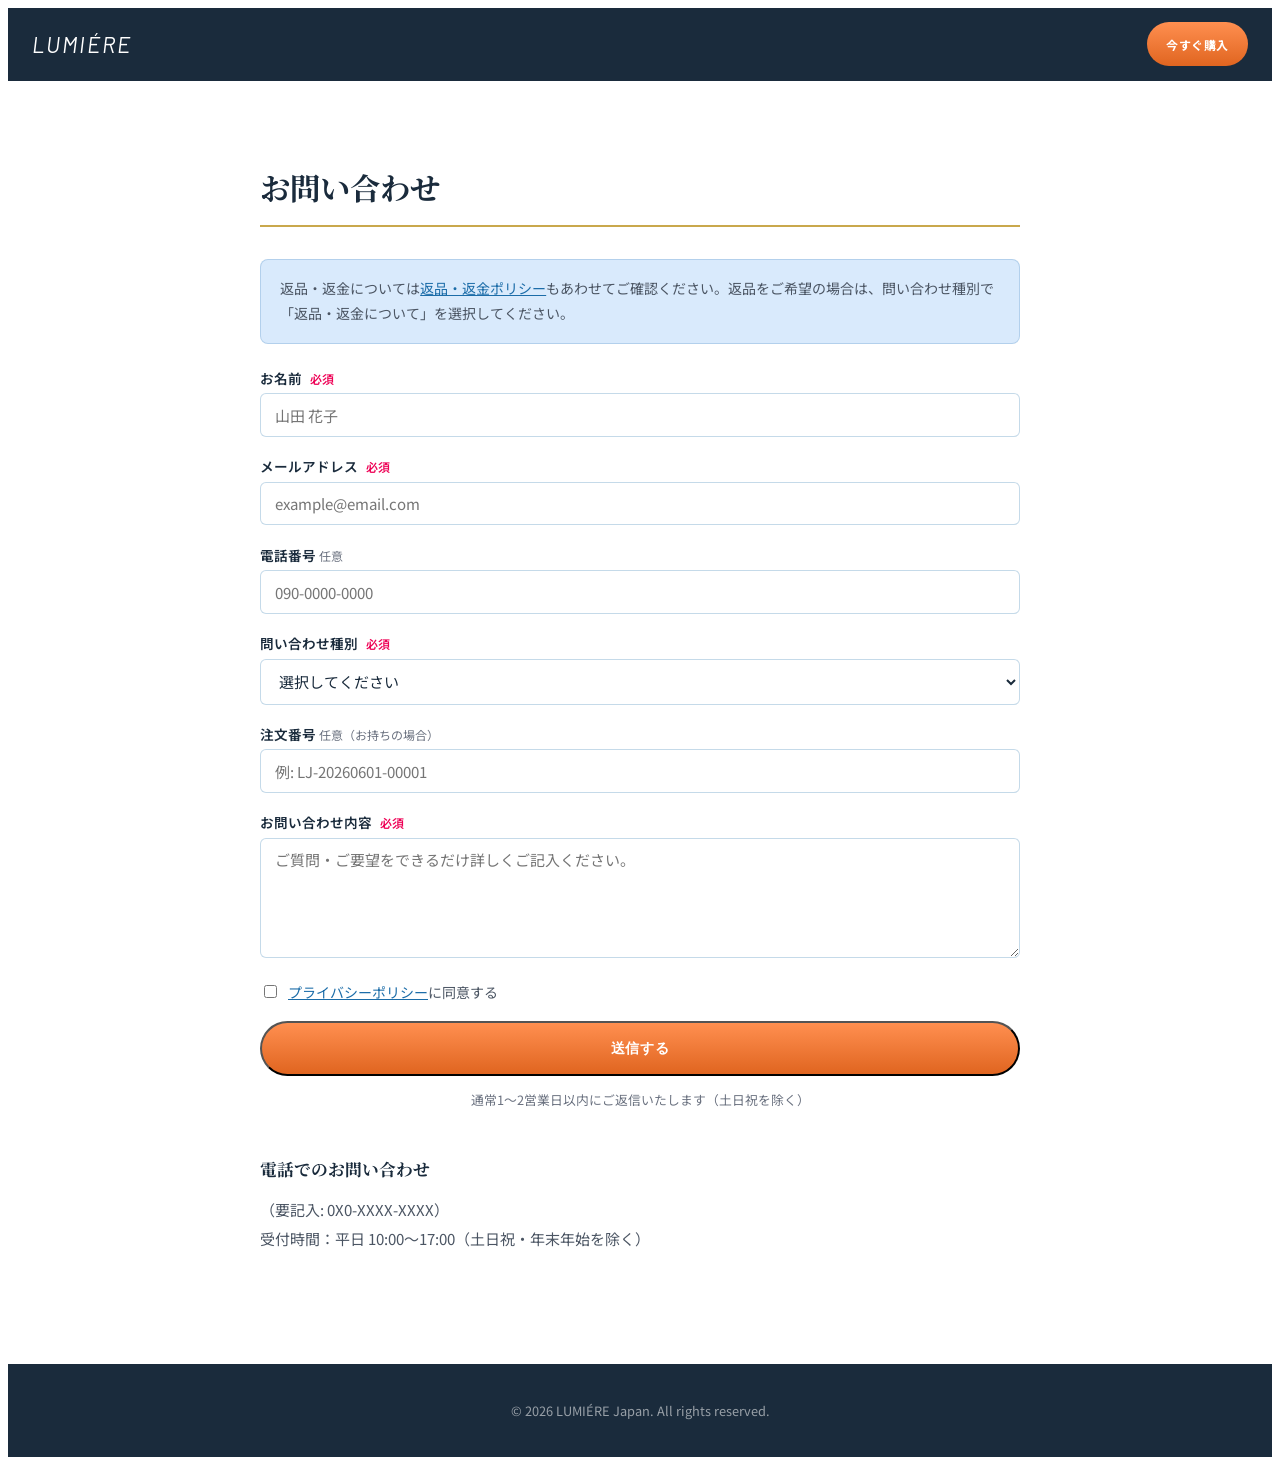
<file: portfolio/LP/Lumiere/contact/index.html>
<!DOCTYPE html>
<!-- WordPress移植時: このファイルを削除し、Contact Form 7等のプラグインを使ったWordPressの固定ページ（スラッグ: contact）に置き換えてください -->
<html lang="ja">
<head>
  <meta charset="UTF-8">
  <meta name="viewport" content="width=device-width, initial-scale=1.0">
  <title>お問い合わせ | UV FORTE シールドセラム</title>
  <link rel="icon" href="../images/favicon.ico" type="image/x-icon">
  <link rel="preconnect" href="https://fonts.googleapis.com">
  <link rel="preconnect" href="https://fonts.gstatic.com" crossorigin>
  <link href="https://fonts.googleapis.com/css2?family=Barlow:ital,wght@0,400;0,600;0,700;1,400;1,600;1,700&family=Noto+Sans+JP:wght@300;400;500;700&family=Noto+Serif+JP:wght@400;500;600;700&display=swap" rel="stylesheet">
  <link rel="stylesheet" href="../style.css">
</head>
<body class="font-sans bg-white text-navy">

<header class="sp-header">
  <a href="../" class="sp-header-logo">LUMIÉRE</a>
  <a href="../order/index.html?plan=teiki" class="btn-gold-sm">今すぐ購入</a>
</header>

<main class="sp-body">
  <div class="sp-inner">
    <h1>お問い合わせ</h1>

    <div class="sp-notice">
      返品・返金については<a href="../returns/index.html" style="color:var(--blue);text-decoration:underline;">返品・返金ポリシー</a>もあわせてご確認ください。返品をご希望の場合は、問い合わせ種別で「返品・返金について」を選択してください。
    </div>

    <!-- WordPress移植時: このformタグをContact Form 7のショートコードに置き換えてください -->
    <!-- 例: [contact-form-7 id="XXX" title="お問い合わせ"] -->
    <form class="sp-form-grid" action="#" method="post" novalidate>
      <input type="hidden" name="form_type" value="contact">

      <div>
        <label class="sp-form-label" for="contact-name">
          お名前 <span class="req">必須</span>
        </label>
        <input class="sp-form-input" type="text" id="contact-name" name="name"
          placeholder="山田 花子" autocomplete="name" required>
      </div>

      <div>
        <label class="sp-form-label" for="contact-email">
          メールアドレス <span class="req">必須</span>
        </label>
        <input class="sp-form-input" type="email" id="contact-email" name="email"
          placeholder="example@email.com" autocomplete="email" required>
      </div>

      <div>
        <label class="sp-form-label" for="contact-tel">
          電話番号 <span style="font-size:.75rem;color:var(--gray);font-weight:400;">任意</span>
        </label>
        <input class="sp-form-input" type="tel" id="contact-tel" name="tel"
          placeholder="090-0000-0000" autocomplete="tel">
      </div>

      <div>
        <label class="sp-form-label" for="contact-type">
          問い合わせ種別 <span class="req">必須</span>
        </label>
        <select class="sp-form-select" id="contact-type" name="type" required>
          <option value="" disabled selected>選択してください</option>
          <option value="product">商品について</option>
          <option value="order">注文・配送について</option>
          <option value="returns">返品・返金について</option>
          <option value="teiki">定期便の変更・解約について</option>
          <option value="sample">サンプルについて</option>
          <option value="other">その他</option>
        </select>
      </div>

      <div>
        <label class="sp-form-label" for="contact-order">
          注文番号 <span style="font-size:.75rem;color:var(--gray);font-weight:400;">任意（お持ちの場合）</span>
        </label>
        <input class="sp-form-input" type="text" id="contact-order" name="order_no"
          placeholder="例: LJ-20260601-00001">
      </div>

      <div>
        <label class="sp-form-label" for="contact-message">
          お問い合わせ内容 <span class="req">必須</span>
        </label>
        <textarea class="sp-form-textarea" id="contact-message" name="message"
          placeholder="ご質問・ご要望をできるだけ詳しくご記入ください。" required></textarea>
      </div>

      <div>
        <label style="display:flex;align-items:flex-start;gap:.5rem;cursor:pointer;font-size:.875rem;color:var(--gray-dk);">
          <input type="checkbox" name="privacy" required style="margin-top:.2rem;flex-shrink:0;">
          <span><a href="../privacy-policy/index.html" target="_blank" style="color:var(--blue);text-decoration:underline;">プライバシーポリシー</a>に同意する</span>
        </label>
      </div>

      <div>
        <button type="submit" class="btn-gold" style="width:100%;justify-content:center;">
          送信する
        </button>
        <p style="font-size:.8rem;color:var(--gray);margin-top:.75rem;text-align:center;">
          通常1〜2営業日以内にご返信いたします（土日祝を除く）
        </p>
      </div>
    </form>

    <h2>電話でのお問い合わせ</h2>
    <p>（要記入: 0X0-XXXX-XXXX）<br>
    受付時間：平日 10:00〜17:00（土日祝・年末年始を除く）</p>
  </div>
</main>

<footer class="sp-footer">
  <p>© <span id="yr">2026</span> LUMIÉRE Japan. All rights reserved.</p>
</footer>
<script>document.getElementById('yr').textContent = new Date().getFullYear();</script>
</body>
</html>
</file>
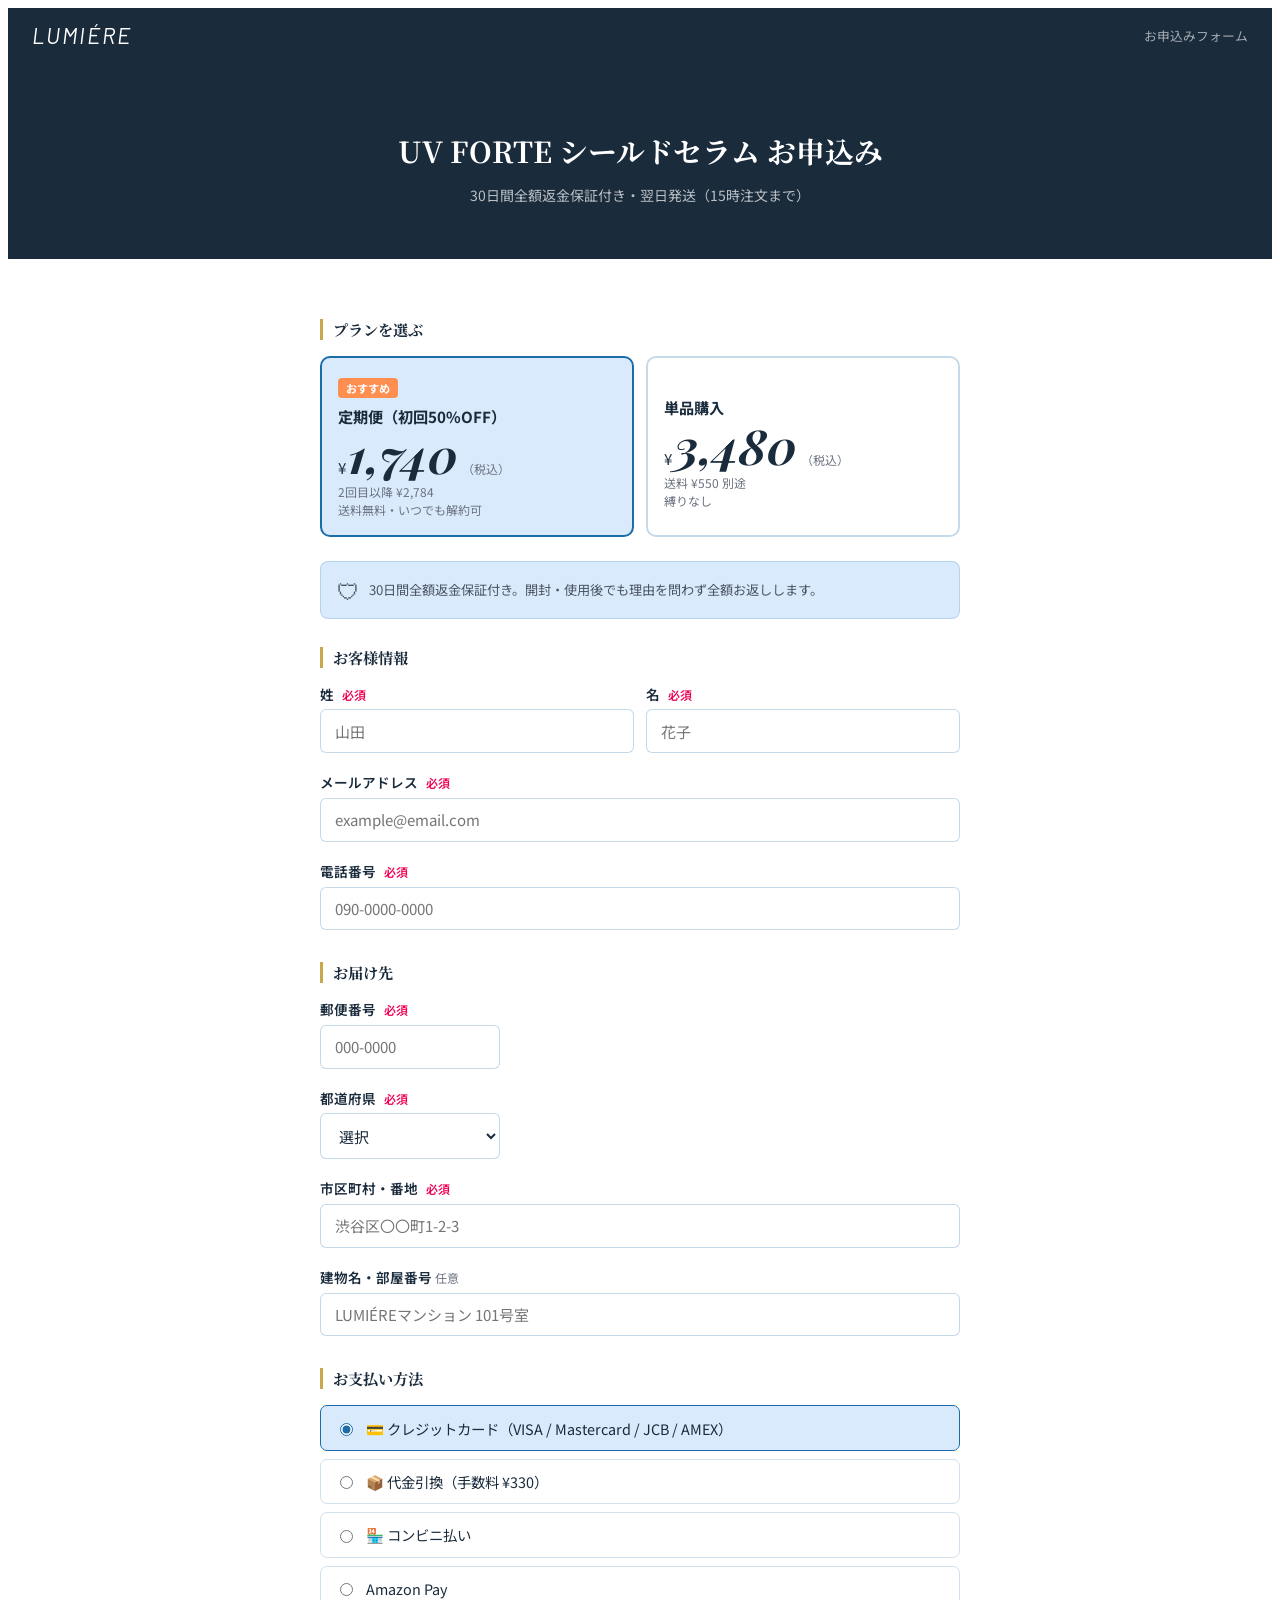
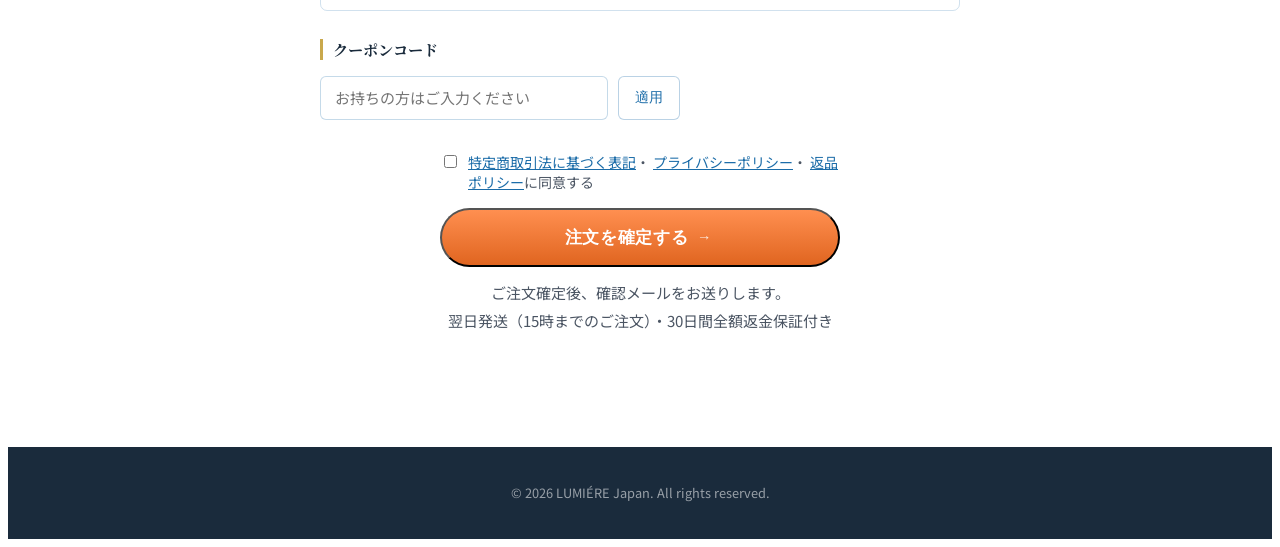
<file: portfolio/LP/Lumiere/order/index.html>
<!DOCTYPE html>
<!-- WordPress移植時: このファイルを削除し、WooCommerceのチェックアウトページまたはContact Form 7の申込みフォームに置き換えてください -->
<html lang="ja">
<head>
  <meta charset="UTF-8">
  <meta name="viewport" content="width=device-width, initial-scale=1.0">
  <title>お申込み | UV FORTE シールドセラム</title>
  <link rel="icon" href="../images/favicon.ico" type="image/x-icon">
  <link rel="preconnect" href="https://fonts.googleapis.com">
  <link rel="preconnect" href="https://fonts.gstatic.com" crossorigin>
  <link href="https://fonts.googleapis.com/css2?family=Barlow:ital,wght@0,400;0,600;0,700;1,400;1,600;1,700&family=Noto+Sans+JP:wght@300;400;500;700&family=Noto+Serif+JP:wght@400;500;600;700&family=Playfair+Display:ital,wght@1,700;1,800&display=swap" rel="stylesheet">
  <link rel="stylesheet" href="../style.css">
  <style>
    .order-hero {
      background: var(--navy);
      color: #fff;
      text-align: center;
      padding: 3rem 1.5rem 2.5rem;
    }
    .order-hero h1 {
      font-family: var(--ff-nserif);
      font-size: clamp(1.3rem, 3vw, 1.8rem);
      font-weight: 700;
      color: #fff;
      margin-bottom: .5rem;
    }
    .order-hero p { font-size: .875rem; color: rgba(255,255,255,.70); }
    .plan-cards {
      display: grid;
      grid-template-columns: 1fr 1fr;
      gap: .75rem;
      margin-bottom: 1.5rem;
    }
    @media (max-width: 480px) { .plan-cards { grid-template-columns: 1fr; } }
    .plan-card {
      border: 2px solid rgba(27,108,168,.25);
      border-radius: 10px;
      padding: 1rem;
      cursor: pointer;
      transition: border-color .2s, background .2s;
      position: relative;
    }
    .plan-card input[type="radio"] {
      position: absolute;
      opacity: 0;
      pointer-events: none;
    }
    .plan-card:has(input:checked) {
      border-color: var(--blue);
      background: oklch(93% 0.030 248);
    }
    .plan-card-badge {
      display: inline-block;
      background: var(--cta);
      color: #fff;
      font-size: .7rem;
      font-weight: 700;
      padding: .15rem .5rem;
      border-radius: 4px;
      margin-bottom: .4rem;
    }
    .plan-card-name {
      font-size: .95rem;
      font-weight: 700;
      color: var(--navy);
      margin-bottom: .2rem;
    }
    .plan-card-price-wrap {
      display: flex;
      align-items: baseline;
      gap: .1rem;
      line-height: 1;
      margin-bottom: .15rem;
    }
    .plan-card-yen {
      font-family: var(--ff-nsans);
      font-size: .95rem;
      font-weight: 400;
      color: var(--navy);
    }
    .plan-card-price {
      font-family: var(--ff-price);
      font-size: 3rem;
      font-weight: 700;
      font-style: italic;
      color: var(--navy);
      line-height: 1;
      font-variant-numeric: tabular-nums;
    }
    .plan-card-price-note {
      font-family: var(--ff-nsans);
      font-size: .75rem;
      color: var(--gray);
      font-weight: 400;
      margin-left: .2rem;
    }
    .plan-card-note { font-size: .75rem; color: var(--gray); margin-top: .3rem; line-height: 1.5; }
    .order-guarantee {
      display: flex;
      align-items: center;
      gap: .6rem;
      background: oklch(93% 0.030 248);
      border: 1px solid rgba(27,108,168,.18);
      border-radius: 8px;
      padding: .75rem 1rem;
      margin-bottom: 1.5rem;
      font-size: .825rem;
      color: var(--gray-dk);
    }
    .order-guarantee-icon {
      font-size: 1.4rem;
      flex-shrink: 0;
    }
    .order-section-title {
      font-family: var(--ff-nserif);
      font-size: .95rem;
      font-weight: 700;
      color: var(--navy);
      border-left: 3px solid var(--gold);
      padding-left: .6rem;
      margin: 1.75rem 0 1rem;
    }
    .addr-grid {
      display: grid;
      grid-template-columns: 1fr 2fr;
      gap: .75rem;
    }
    @media (max-width: 480px) { .addr-grid { grid-template-columns: 1fr; } }
    .payment-options {
      display: grid;
      gap: .5rem;
    }
    .payment-option {
      display: flex;
      align-items: center;
      gap: .6rem;
      border: 1px solid rgba(27,108,168,.2);
      border-radius: 7px;
      padding: .7rem .9rem;
      cursor: pointer;
      font-size: .9rem;
      color: var(--navy);
      transition: border-color .2s, background .2s;
    }
    .payment-option:has(input:checked) {
      border-color: var(--blue);
      background: oklch(93% 0.030 248);
    }
    .payment-option input[type="radio"] { accent-color: var(--blue); }
    .order-submit-area {
      margin-top: 2rem;
      text-align: center;
    }
    .order-submit-area .btn-gold {
      width: 100%;
      max-width: 400px;
      justify-content: center;
      font-size: 1.05rem;
      padding: 1rem 2rem;
    }
    .order-terms {
      font-size: .8rem;
      color: var(--gray);
      margin-top: .75rem;
      line-height: 1.7;
    }
    .order-terms a { color: var(--blue); text-decoration: underline; }
  </style>
</head>
<body class="font-sans bg-white text-navy">

<header class="sp-header">
  <a href="../" class="sp-header-logo">LUMIÉRE</a>
  <span style="font-size:.8rem;color:rgba(255,255,255,.6);">お申込みフォーム</span>
</header>

<div class="order-hero">
  <h1>UV FORTE シールドセラム お申込み</h1>
  <p>30日間全額返金保証付き・翌日発送（15時注文まで）</p>
</div>

<main class="sp-body" style="padding-top:2rem;">
  <div class="sp-inner" style="max-width:640px;">

    <!-- WordPress移植時: このformをWooCommerceチェックアウトまたはContact Form 7に置き換え -->
    <form id="order-form" action="#" method="post" novalidate>
      <input type="hidden" name="form_type" value="order">

      <!-- プラン選択 -->
      <div class="order-section-title">プランを選ぶ</div>
      <div class="plan-cards">
        <label class="plan-card">
          <input type="radio" name="plan" value="teiki" id="plan-teiki" checked>
          <div class="plan-card-badge">おすすめ</div>
          <div class="plan-card-name">定期便（初回50%OFF）</div>
          <div class="plan-card-price-wrap"><span class="plan-card-yen">¥</span><span class="plan-card-price">1,740</span><span class="plan-card-price-note">（税込）</span></div>
          <div class="plan-card-note">2回目以降 ¥2,784<br>送料無料・いつでも解約可</div>
        </label>
        <label class="plan-card">
          <input type="radio" name="plan" value="tanpin" id="plan-tanpin">
          <div style="height:1.35rem;"></div>
          <div class="plan-card-name">単品購入</div>
          <div class="plan-card-price-wrap"><span class="plan-card-yen">¥</span><span class="plan-card-price">3,480</span><span class="plan-card-price-note">（税込）</span></div>
          <div class="plan-card-note">送料 ¥550 別途<br>縛りなし</div>
        </label>
      </div>

      <div class="order-guarantee">
        <span class="order-guarantee-icon">🛡</span>
        <span>30日間全額返金保証付き。開封・使用後でも理由を問わず全額お返しします。</span>
      </div>

      <!-- お客様情報 -->
      <div class="order-section-title">お客様情報</div>
      <div class="sp-form-grid">
        <div style="display:grid;grid-template-columns:1fr 1fr;gap:.75rem;">
          <div>
            <label class="sp-form-label" for="o-sei">姓 <span class="req">必須</span></label>
            <input class="sp-form-input" type="text" id="o-sei" name="sei"
              placeholder="山田" autocomplete="family-name" required>
          </div>
          <div>
            <label class="sp-form-label" for="o-mei">名 <span class="req">必須</span></label>
            <input class="sp-form-input" type="text" id="o-mei" name="mei"
              placeholder="花子" autocomplete="given-name" required>
          </div>
        </div>
        <div>
          <label class="sp-form-label" for="o-email">メールアドレス <span class="req">必須</span></label>
          <input class="sp-form-input" type="email" id="o-email" name="email"
            placeholder="example@email.com" autocomplete="email" required>
        </div>
        <div>
          <label class="sp-form-label" for="o-tel">電話番号 <span class="req">必須</span></label>
          <input class="sp-form-input" type="tel" id="o-tel" name="tel"
            placeholder="090-0000-0000" autocomplete="tel" required>
        </div>
      </div>

      <!-- お届け先 -->
      <div class="order-section-title">お届け先</div>
      <div class="sp-form-grid">
        <div>
          <label class="sp-form-label" for="o-zip">郵便番号 <span class="req">必須</span></label>
          <input class="sp-form-input" type="text" id="o-zip" name="zip"
            placeholder="000-0000" autocomplete="postal-code" maxlength="8"
            required style="max-width:180px;">
        </div>
        <div>
          <label class="sp-form-label" for="o-pref">都道府県 <span class="req">必須</span></label>
          <select class="sp-form-select" id="o-pref" name="pref" autocomplete="address-level1" required style="max-width:180px;">
            <option value="" disabled selected>選択</option>
            <option>北海道</option><option>青森県</option><option>岩手県</option><option>宮城県</option><option>秋田県</option><option>山形県</option><option>福島県</option>
            <option>茨城県</option><option>栃木県</option><option>群馬県</option><option>埼玉県</option><option>千葉県</option><option>東京都</option><option>神奈川県</option>
            <option>新潟県</option><option>富山県</option><option>石川県</option><option>福井県</option><option>山梨県</option><option>長野県</option><option>岐阜県</option>
            <option>静岡県</option><option>愛知県</option><option>三重県</option><option>滋賀県</option><option>京都府</option><option>大阪府</option><option>兵庫県</option>
            <option>奈良県</option><option>和歌山県</option><option>鳥取県</option><option>島根県</option><option>岡山県</option><option>広島県</option><option>山口県</option>
            <option>徳島県</option><option>香川県</option><option>愛媛県</option><option>高知県</option><option>福岡県</option><option>佐賀県</option><option>長崎県</option>
            <option>熊本県</option><option>大分県</option><option>宮崎県</option><option>鹿児島県</option><option>沖縄県</option>
          </select>
        </div>
        <div>
          <label class="sp-form-label" for="o-addr">市区町村・番地 <span class="req">必須</span></label>
          <input class="sp-form-input" type="text" id="o-addr" name="address"
            placeholder="渋谷区〇〇町1-2-3" autocomplete="address-line1" required>
        </div>
        <div>
          <label class="sp-form-label" for="o-bldg">建物名・部屋番号 <span style="font-size:.75rem;color:var(--gray);font-weight:400;">任意</span></label>
          <input class="sp-form-input" type="text" id="o-bldg" name="building"
            placeholder="LUMIÉREマンション 101号室" autocomplete="address-line2">
        </div>
      </div>

      <!-- お支払い方法 -->
      <div class="order-section-title">お支払い方法</div>
      <div class="payment-options">
        <label class="payment-option">
          <input type="radio" name="payment" value="card" checked>
          <span>💳 クレジットカード（VISA / Mastercard / JCB / AMEX）</span>
        </label>
        <label class="payment-option">
          <input type="radio" name="payment" value="cod">
          <span>📦 代金引換（手数料 ¥330）</span>
        </label>
        <label class="payment-option">
          <input type="radio" name="payment" value="convenience">
          <span>🏪 コンビニ払い</span>
        </label>
        <label class="payment-option">
          <input type="radio" name="payment" value="amazon">
          <span>Amazon Pay</span>
        </label>
      </div>

      <!-- クーポン -->
      <div class="order-section-title">クーポンコード</div>
      <div style="display:flex;gap:.6rem;max-width:360px;">
        <input class="sp-form-input" type="text" name="coupon"
          placeholder="お持ちの方はご入力ください">
        <button type="button" style="flex-shrink:0;padding:.65rem 1rem;border:1px solid rgba(27,108,168,.3);border-radius:6px;background:#fff;color:var(--blue);font-size:.875rem;cursor:pointer;white-space:nowrap;">適用</button>
      </div>

      <!-- 同意・送信 -->
      <div class="order-submit-area">
        <div style="max-width:400px;margin:0 auto 1rem;text-align:left;">
          <label style="display:flex;align-items:flex-start;gap:.5rem;cursor:pointer;font-size:.875rem;color:var(--gray-dk);">
            <input type="checkbox" name="agree" required style="margin-top:.2rem;flex-shrink:0;accent-color:var(--blue);">
            <span>
              <a href="../tokushoho/index.html" target="_blank" style="color:var(--blue);text-decoration:underline;">特定商取引法に基づく表記</a>・
              <a href="../privacy-policy/index.html" target="_blank" style="color:var(--blue);text-decoration:underline;">プライバシーポリシー</a>・
              <a href="../returns/index.html" target="_blank" style="color:var(--blue);text-decoration:underline;">返品ポリシー</a>に同意する
            </span>
          </label>
        </div>
        <button type="submit" class="btn-gold">
          注文を確定する <span class="btn-gold-icon">→</span>
        </button>
        <p class="order-terms">
          ご注文確定後、確認メールをお送りします。<br>
          翌日発送（15時までのご注文）・30日間全額返金保証付き
        </p>
      </div>

    </form>
  </div>
</main>

<footer class="sp-footer">
  <p>© <span id="yr">2026</span> LUMIÉRE Japan. All rights reserved.</p>
</footer>

<script>
  document.getElementById('yr').textContent = new Date().getFullYear();

  /* URLパラメータでプラン初期選択 */
  const params = new URLSearchParams(location.search);
  const plan = params.get('plan');
  if (plan === 'tanpin') {
    document.getElementById('plan-tanpin').checked = true;
  } else {
    document.getElementById('plan-teiki').checked = true;
  }
</script>
</body>
</html>
</file>
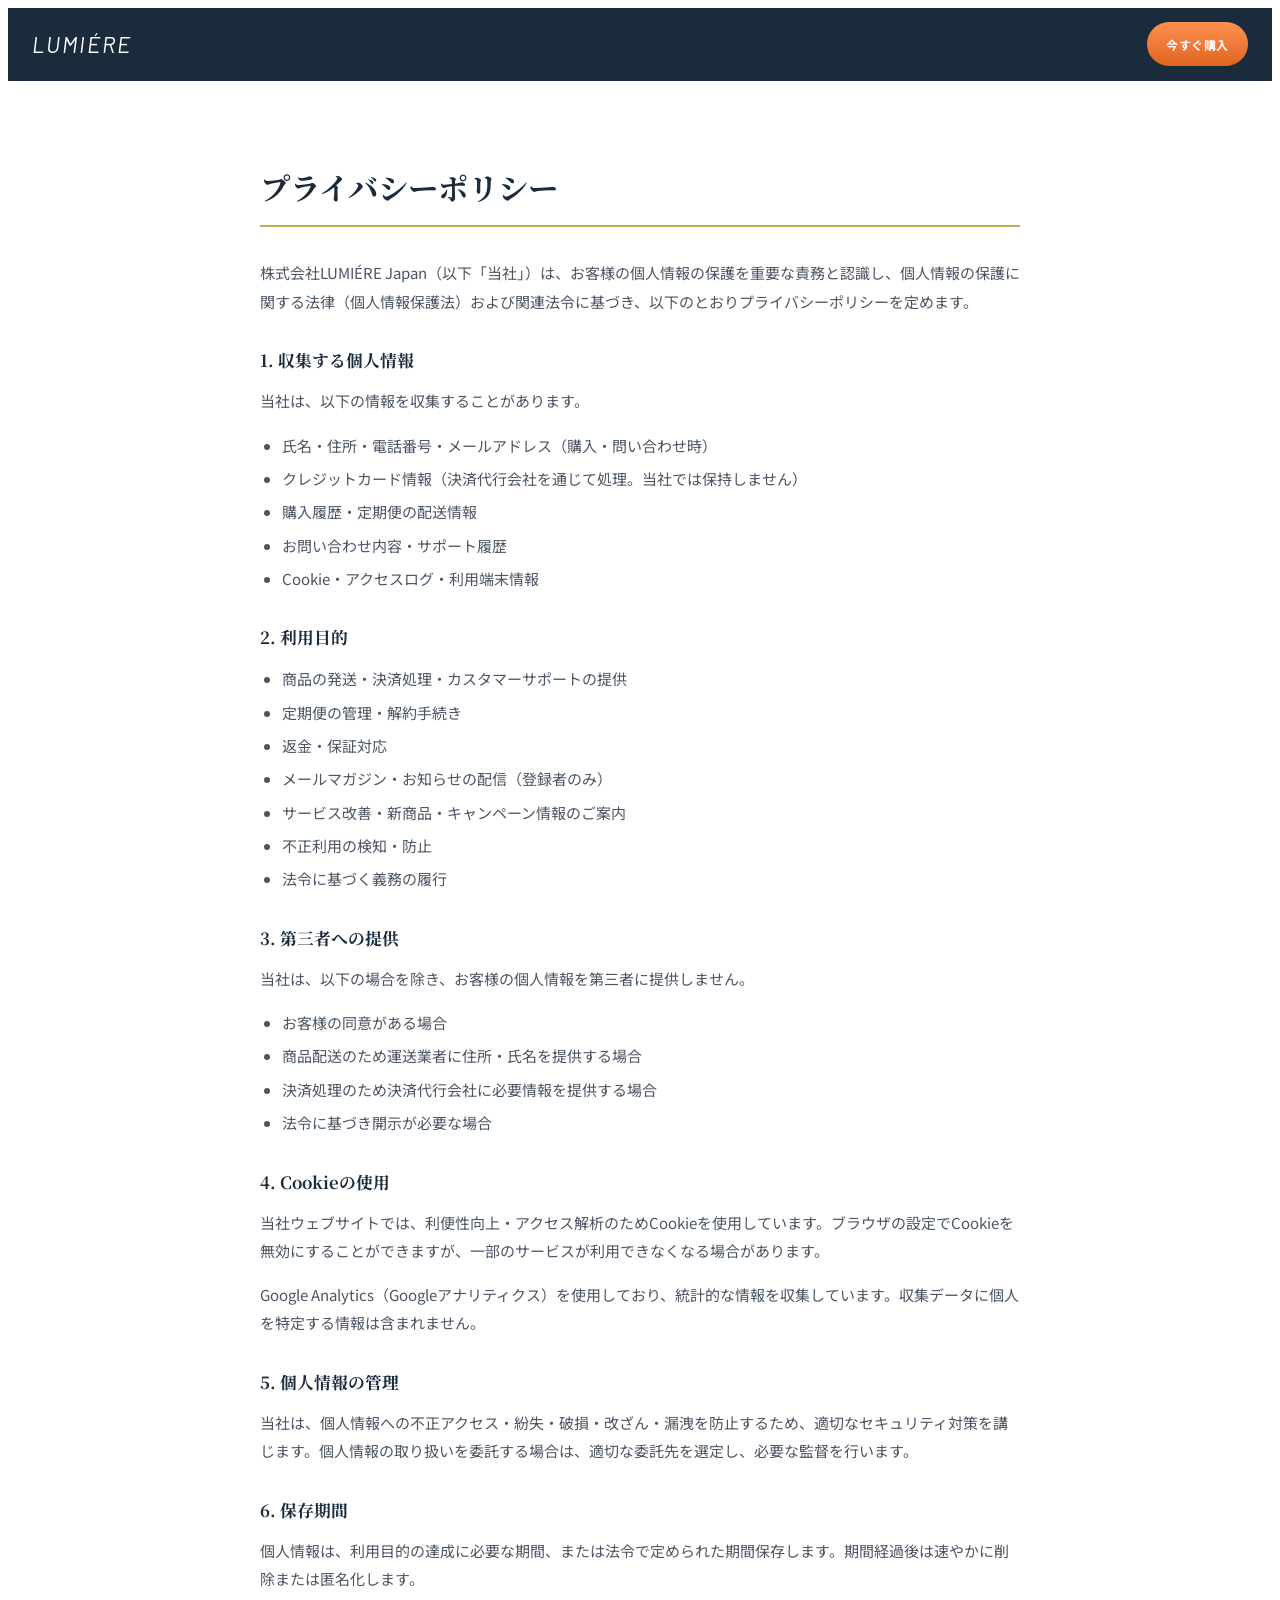
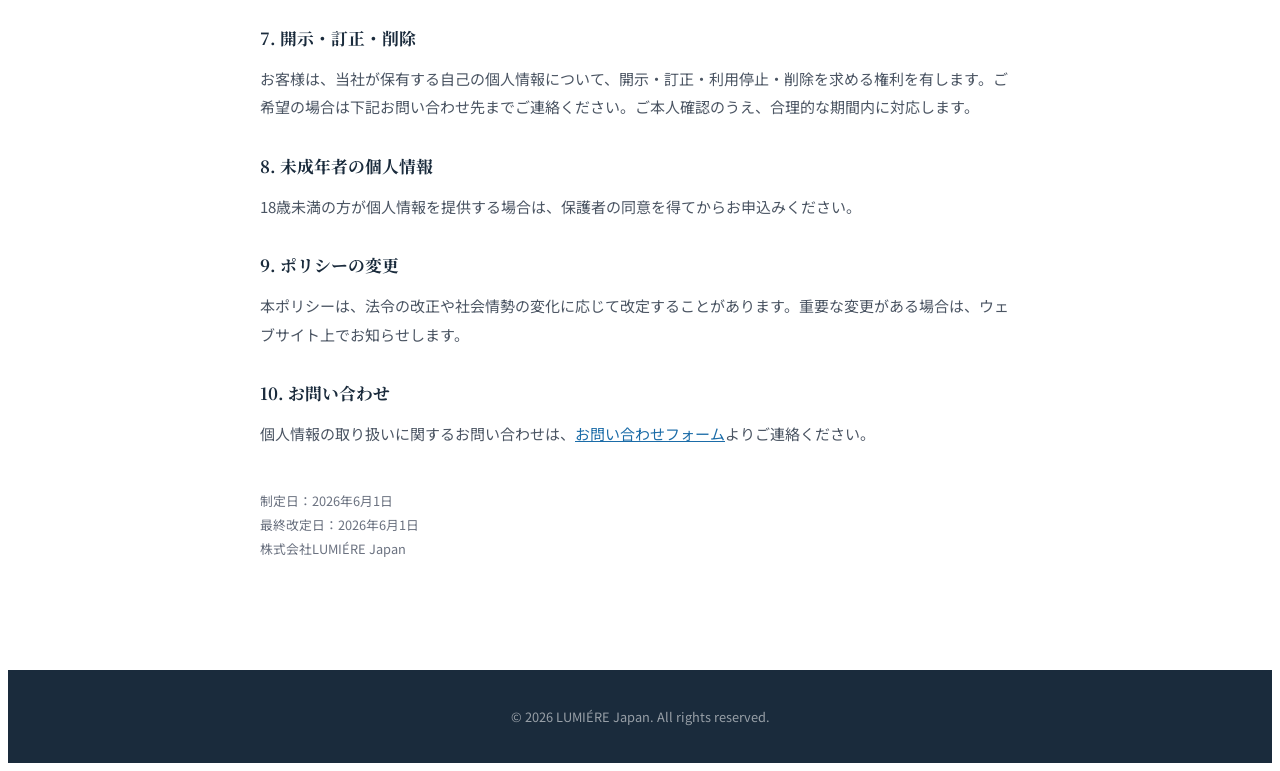
<file: portfolio/LP/Lumiere/privacy-policy/index.html>
<!DOCTYPE html>
<!-- WordPress移植時: このファイルを削除し、WordPressの固定ページ（スラッグ: privacy-policy）に置き換えてください -->
<html lang="ja">
<head>
  <meta charset="UTF-8">
  <meta name="viewport" content="width=device-width, initial-scale=1.0">
  <title>プライバシーポリシー | UV FORTE シールドセラム</title>
  <link rel="icon" href="../images/favicon.ico" type="image/x-icon">
  <link rel="preconnect" href="https://fonts.googleapis.com">
  <link rel="preconnect" href="https://fonts.gstatic.com" crossorigin>
  <link href="https://fonts.googleapis.com/css2?family=Barlow:ital,wght@0,400;0,600;0,700;1,400;1,600;1,700&family=Noto+Sans+JP:wght@300;400;500;700&family=Noto+Serif+JP:wght@400;500;600;700&display=swap" rel="stylesheet">
  <link rel="stylesheet" href="../style.css">
</head>
<body class="font-sans bg-white text-navy">

<header class="sp-header">
  <a href="../" class="sp-header-logo">LUMIÉRE</a>
  <a href="../order/index.html?plan=teiki" class="btn-gold-sm">今すぐ購入</a>
</header>

<main class="sp-body">
  <div class="sp-inner">
    <h1>プライバシーポリシー</h1>

    <p>株式会社LUMIÉRE Japan（以下「当社」）は、お客様の個人情報の保護を重要な責務と認識し、個人情報の保護に関する法律（個人情報保護法）および関連法令に基づき、以下のとおりプライバシーポリシーを定めます。</p>

    <h2>1. 収集する個人情報</h2>
    <p>当社は、以下の情報を収集することがあります。</p>
    <ul>
      <li>氏名・住所・電話番号・メールアドレス（購入・問い合わせ時）</li>
      <li>クレジットカード情報（決済代行会社を通じて処理。当社では保持しません）</li>
      <li>購入履歴・定期便の配送情報</li>
      <li>お問い合わせ内容・サポート履歴</li>
      <li>Cookie・アクセスログ・利用端末情報</li>
    </ul>

    <h2>2. 利用目的</h2>
    <ul>
      <li>商品の発送・決済処理・カスタマーサポートの提供</li>
      <li>定期便の管理・解約手続き</li>
      <li>返金・保証対応</li>
      <li>メールマガジン・お知らせの配信（登録者のみ）</li>
      <li>サービス改善・新商品・キャンペーン情報のご案内</li>
      <li>不正利用の検知・防止</li>
      <li>法令に基づく義務の履行</li>
    </ul>

    <h2>3. 第三者への提供</h2>
    <p>当社は、以下の場合を除き、お客様の個人情報を第三者に提供しません。</p>
    <ul>
      <li>お客様の同意がある場合</li>
      <li>商品配送のため運送業者に住所・氏名を提供する場合</li>
      <li>決済処理のため決済代行会社に必要情報を提供する場合</li>
      <li>法令に基づき開示が必要な場合</li>
    </ul>

    <h2>4. Cookieの使用</h2>
    <p>当社ウェブサイトでは、利便性向上・アクセス解析のためCookieを使用しています。ブラウザの設定でCookieを無効にすることができますが、一部のサービスが利用できなくなる場合があります。</p>
    <p>Google Analytics（Googleアナリティクス）を使用しており、統計的な情報を収集しています。収集データに個人を特定する情報は含まれません。</p>

    <h2>5. 個人情報の管理</h2>
    <p>当社は、個人情報への不正アクセス・紛失・破損・改ざん・漏洩を防止するため、適切なセキュリティ対策を講じます。個人情報の取り扱いを委託する場合は、適切な委託先を選定し、必要な監督を行います。</p>

    <h2>6. 保存期間</h2>
    <p>個人情報は、利用目的の達成に必要な期間、または法令で定められた期間保存します。期間経過後は速やかに削除または匿名化します。</p>

    <h2>7. 開示・訂正・削除</h2>
    <p>お客様は、当社が保有する自己の個人情報について、開示・訂正・利用停止・削除を求める権利を有します。ご希望の場合は下記お問い合わせ先までご連絡ください。ご本人確認のうえ、合理的な期間内に対応します。</p>

    <h2>8. 未成年者の個人情報</h2>
    <p>18歳未満の方が個人情報を提供する場合は、保護者の同意を得てからお申込みください。</p>

    <h2>9. ポリシーの変更</h2>
    <p>本ポリシーは、法令の改正や社会情勢の変化に応じて改定することがあります。重要な変更がある場合は、ウェブサイト上でお知らせします。</p>

    <h2>10. お問い合わせ</h2>
    <p>個人情報の取り扱いに関するお問い合わせは、<a href="../contact/index.html" style="color:var(--blue);text-decoration:underline;">お問い合わせフォーム</a>よりご連絡ください。</p>

    <p style="font-size:.8rem;color:var(--gray);margin-top:2.5rem;">制定日：2026年6月1日<br>最終改定日：2026年6月1日<br>株式会社LUMIÉRE Japan</p>
  </div>
</main>

<footer class="sp-footer">
  <p>© <span id="yr">2026</span> LUMIÉRE Japan. All rights reserved.</p>
</footer>
<script>document.getElementById('yr').textContent = new Date().getFullYear();</script>
</body>
</html>
</file>
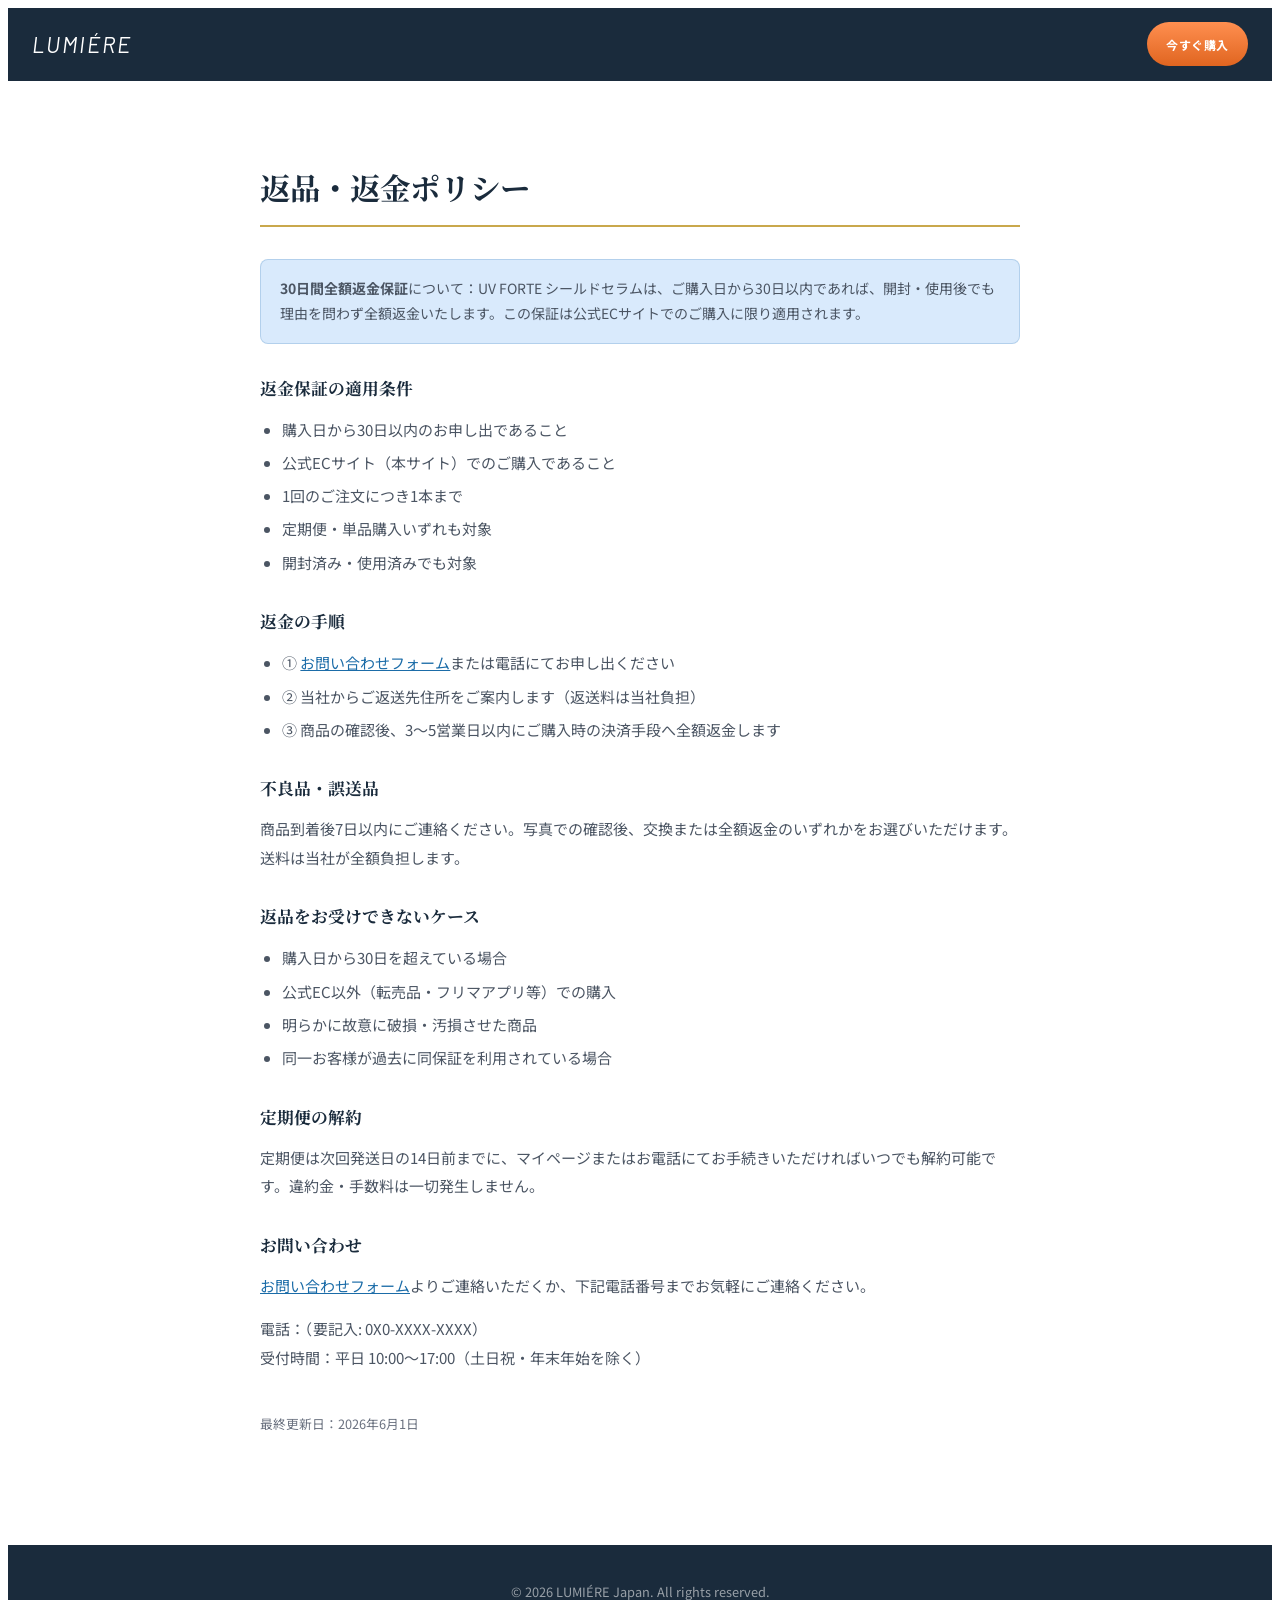
<file: portfolio/LP/Lumiere/returns/index.html>
<!DOCTYPE html>
<!-- WordPress移植時: このファイルを削除し、WordPressの固定ページ（スラッグ: returns）に置き換えてください -->
<html lang="ja">
<head>
  <meta charset="UTF-8">
  <meta name="viewport" content="width=device-width, initial-scale=1.0">
  <title>返品・返金ポリシー | UV FORTE シールドセラム</title>
  <link rel="icon" href="../images/favicon.ico" type="image/x-icon">
  <link rel="preconnect" href="https://fonts.googleapis.com">
  <link rel="preconnect" href="https://fonts.gstatic.com" crossorigin>
  <link href="https://fonts.googleapis.com/css2?family=Barlow:ital,wght@0,400;0,600;0,700;1,400;1,600;1,700&family=Noto+Sans+JP:wght@300;400;500;700&family=Noto+Serif+JP:wght@400;500;600;700&display=swap" rel="stylesheet">
  <link rel="stylesheet" href="../style.css">
</head>
<body class="font-sans bg-white text-navy">

<header class="sp-header">
  <a href="../" class="sp-header-logo">LUMIÉRE</a>
  <a href="../order/index.html?plan=teiki" class="btn-gold-sm">今すぐ購入</a>
</header>

<main class="sp-body">
  <div class="sp-inner">
    <h1>返品・返金ポリシー</h1>

    <div class="sp-notice">
      <strong>30日間全額返金保証</strong>について：UV FORTE シールドセラムは、ご購入日から30日以内であれば、開封・使用後でも理由を問わず全額返金いたします。この保証は公式ECサイトでのご購入に限り適用されます。
    </div>

    <h2>返金保証の適用条件</h2>
    <ul>
      <li>購入日から30日以内のお申し出であること</li>
      <li>公式ECサイト（本サイト）でのご購入であること</li>
      <li>1回のご注文につき1本まで</li>
      <li>定期便・単品購入いずれも対象</li>
      <li>開封済み・使用済みでも対象</li>
    </ul>

    <h2>返金の手順</h2>
    <ul>
      <li>① <a href="../contact/index.html" style="color:var(--blue);text-decoration:underline;">お問い合わせフォーム</a>または電話にてお申し出ください</li>
      <li>② 当社からご返送先住所をご案内します（返送料は当社負担）</li>
      <li>③ 商品の確認後、3〜5営業日以内にご購入時の決済手段へ全額返金します</li>
    </ul>

    <h2>不良品・誤送品</h2>
    <p>商品到着後7日以内にご連絡ください。写真での確認後、交換または全額返金のいずれかをお選びいただけます。送料は当社が全額負担します。</p>

    <h2>返品をお受けできないケース</h2>
    <ul>
      <li>購入日から30日を超えている場合</li>
      <li>公式EC以外（転売品・フリマアプリ等）での購入</li>
      <li>明らかに故意に破損・汚損させた商品</li>
      <li>同一お客様が過去に同保証を利用されている場合</li>
    </ul>

    <h2>定期便の解約</h2>
    <p>定期便は次回発送日の14日前までに、マイページまたはお電話にてお手続きいただければいつでも解約可能です。違約金・手数料は一切発生しません。</p>

    <h2>お問い合わせ</h2>
    <p><a href="../contact/index.html" style="color:var(--blue);text-decoration:underline;">お問い合わせフォーム</a>よりご連絡いただくか、下記電話番号までお気軽にご連絡ください。</p>
    <p>電話：（要記入: 0X0-XXXX-XXXX）<br>
    受付時間：平日 10:00〜17:00（土日祝・年末年始を除く）</p>

    <p style="font-size:.8rem;color:var(--gray);margin-top:2.5rem;">最終更新日：2026年6月1日</p>
  </div>
</main>

<footer class="sp-footer">
  <p>© <span id="yr">2026</span> LUMIÉRE Japan. All rights reserved.</p>
</footer>
<script>document.getElementById('yr').textContent = new Date().getFullYear();</script>
</body>
</html>
</file>
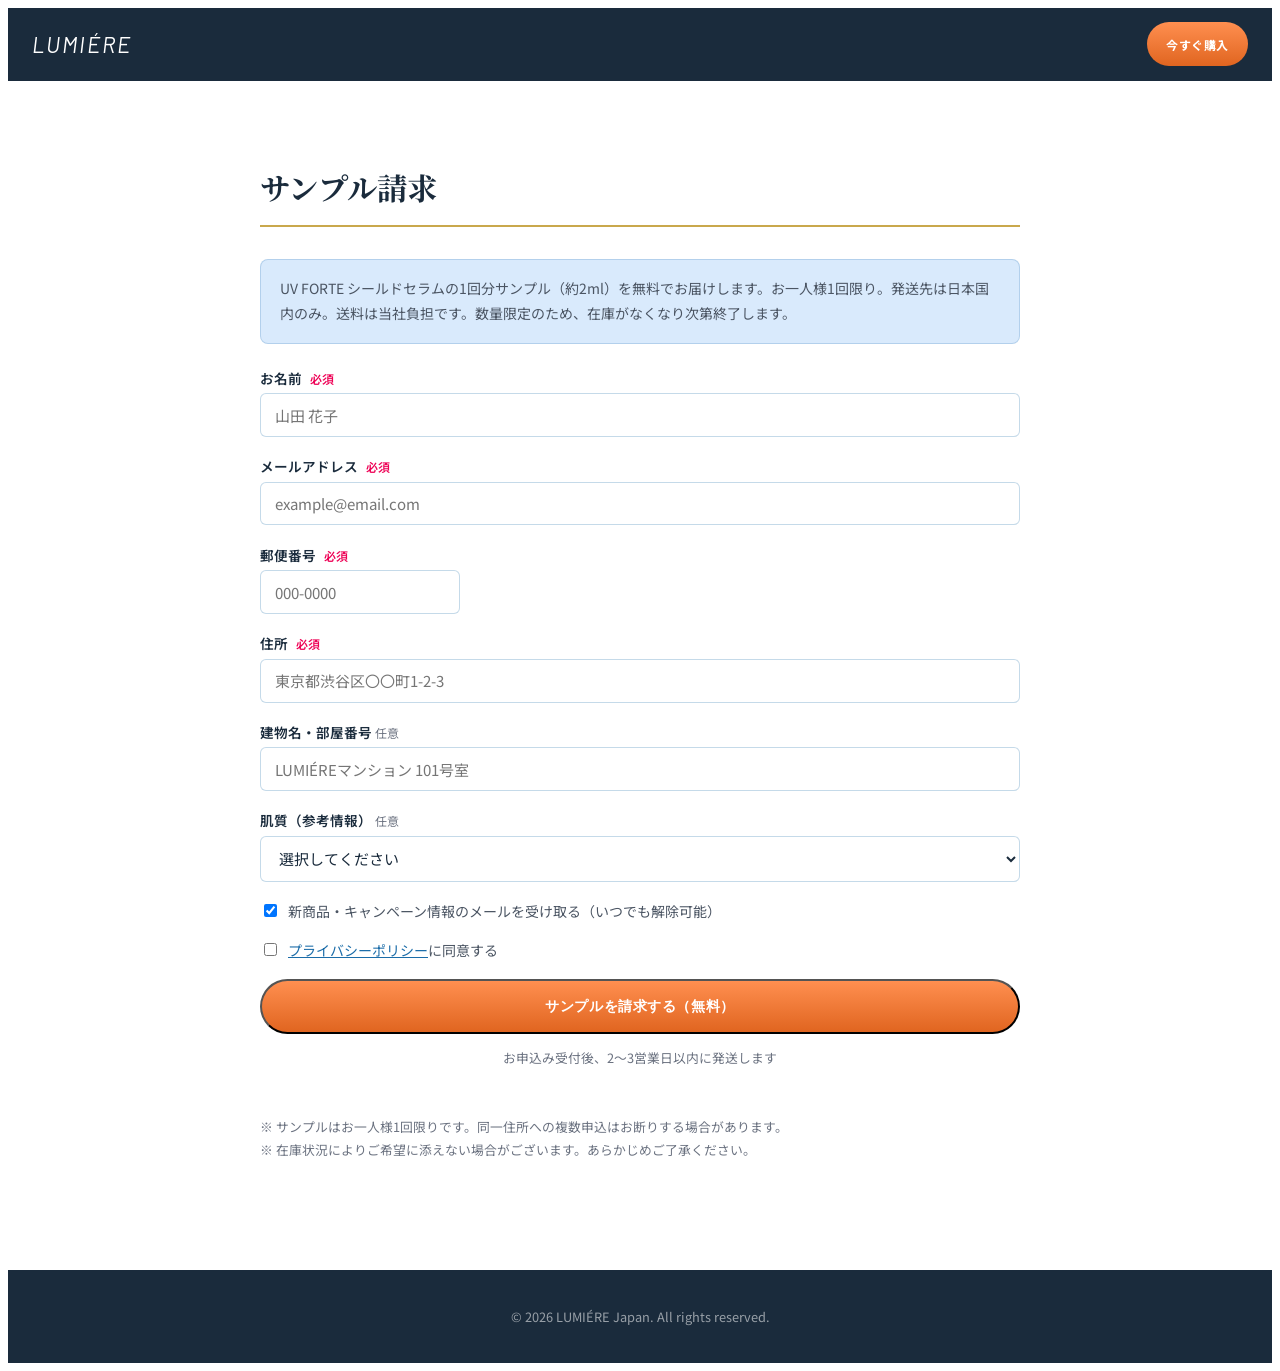
<file: portfolio/LP/Lumiere/sample-request/index.html>
<!DOCTYPE html>
<!-- WordPress移植時: このファイルを削除し、Contact Form 7等を使ったWordPressの固定ページ（スラッグ: sample-request）に置き換えてください -->
<html lang="ja">
<head>
  <meta charset="UTF-8">
  <meta name="viewport" content="width=device-width, initial-scale=1.0">
  <title>サンプル請求 | UV FORTE シールドセラム</title>
  <link rel="icon" href="../images/favicon.ico" type="image/x-icon">
  <link rel="preconnect" href="https://fonts.googleapis.com">
  <link rel="preconnect" href="https://fonts.gstatic.com" crossorigin>
  <link href="https://fonts.googleapis.com/css2?family=Barlow:ital,wght@0,400;0,600;0,700;1,400;1,600;1,700&family=Noto+Sans+JP:wght@300;400;500;700&family=Noto+Serif+JP:wght@400;500;600;700&display=swap" rel="stylesheet">
  <link rel="stylesheet" href="../style.css">
</head>
<body class="font-sans bg-white text-navy">

<header class="sp-header">
  <a href="../" class="sp-header-logo">LUMIÉRE</a>
  <a href="../order/index.html?plan=teiki" class="btn-gold-sm">今すぐ購入</a>
</header>

<main class="sp-body">
  <div class="sp-inner">
    <h1>サンプル請求</h1>

    <div class="sp-notice">
      UV FORTE シールドセラムの1回分サンプル（約2ml）を無料でお届けします。お一人様1回限り。発送先は日本国内のみ。送料は当社負担です。数量限定のため、在庫がなくなり次第終了します。
    </div>

    <!-- WordPress移植時: このformタグをContact Form 7のショートコードに置き換えてください -->
    <form class="sp-form-grid" action="#" method="post" novalidate>
      <input type="hidden" name="form_type" value="sample_request">

      <div>
        <label class="sp-form-label" for="sr-name">
          お名前 <span class="req">必須</span>
        </label>
        <input class="sp-form-input" type="text" id="sr-name" name="name"
          placeholder="山田 花子" autocomplete="name" required>
      </div>

      <div>
        <label class="sp-form-label" for="sr-email">
          メールアドレス <span class="req">必須</span>
        </label>
        <input class="sp-form-input" type="email" id="sr-email" name="email"
          placeholder="example@email.com" autocomplete="email" required>
      </div>

      <div>
        <label class="sp-form-label" for="sr-zip">
          郵便番号 <span class="req">必須</span>
        </label>
        <input class="sp-form-input" type="text" id="sr-zip" name="zip"
          placeholder="000-0000" autocomplete="postal-code" maxlength="8" required
          style="max-width:200px;">
      </div>

      <div>
        <label class="sp-form-label" for="sr-address">
          住所 <span class="req">必須</span>
        </label>
        <input class="sp-form-input" type="text" id="sr-address" name="address"
          placeholder="東京都渋谷区〇〇町1-2-3" autocomplete="street-address" required>
      </div>

      <div>
        <label class="sp-form-label" for="sr-building">
          建物名・部屋番号 <span style="font-size:.75rem;color:var(--gray);font-weight:400;">任意</span>
        </label>
        <input class="sp-form-input" type="text" id="sr-building" name="building"
          placeholder="LUMIÉREマンション 101号室" autocomplete="address-line2">
      </div>

      <div>
        <label class="sp-form-label" for="sr-skin">
          肌質（参考情報） <span style="font-size:.75rem;color:var(--gray);font-weight:400;">任意</span>
        </label>
        <select class="sp-form-select" id="sr-skin" name="skin_type">
          <option value="" disabled selected>選択してください</option>
          <option value="sensitive">敏感肌</option>
          <option value="dry">乾燥肌</option>
          <option value="oily">脂性肌</option>
          <option value="combination">混合肌</option>
          <option value="normal">普通肌</option>
        </select>
      </div>

      <div>
        <label style="display:flex;align-items:flex-start;gap:.5rem;cursor:pointer;font-size:.875rem;color:var(--gray-dk);">
          <input type="checkbox" name="newsletter" value="1" style="margin-top:.2rem;flex-shrink:0;" checked>
          <span>新商品・キャンペーン情報のメールを受け取る（いつでも解除可能）</span>
        </label>
      </div>

      <div>
        <label style="display:flex;align-items:flex-start;gap:.5rem;cursor:pointer;font-size:.875rem;color:var(--gray-dk);">
          <input type="checkbox" name="privacy" required style="margin-top:.2rem;flex-shrink:0;">
          <span><a href="../privacy-policy/index.html" target="_blank" style="color:var(--blue);text-decoration:underline;">プライバシーポリシー</a>に同意する</span>
        </label>
      </div>

      <div>
        <button type="submit" class="btn-gold" style="width:100%;justify-content:center;">
          サンプルを請求する（無料）
        </button>
        <p style="font-size:.8rem;color:var(--gray);margin-top:.75rem;text-align:center;">
          お申込み受付後、2〜3営業日以内に発送します
        </p>
      </div>
    </form>

    <p style="font-size:.8rem;color:var(--gray);line-height:1.8;">
      ※ サンプルはお一人様1回限りです。同一住所への複数申込はお断りする場合があります。<br>
      ※ 在庫状況によりご希望に添えない場合がございます。あらかじめご了承ください。
    </p>
  </div>
</main>

<footer class="sp-footer">
  <p>© <span id="yr">2026</span> LUMIÉRE Japan. All rights reserved.</p>
</footer>
<script>document.getElementById('yr').textContent = new Date().getFullYear();</script>
</body>
</html>
</file>
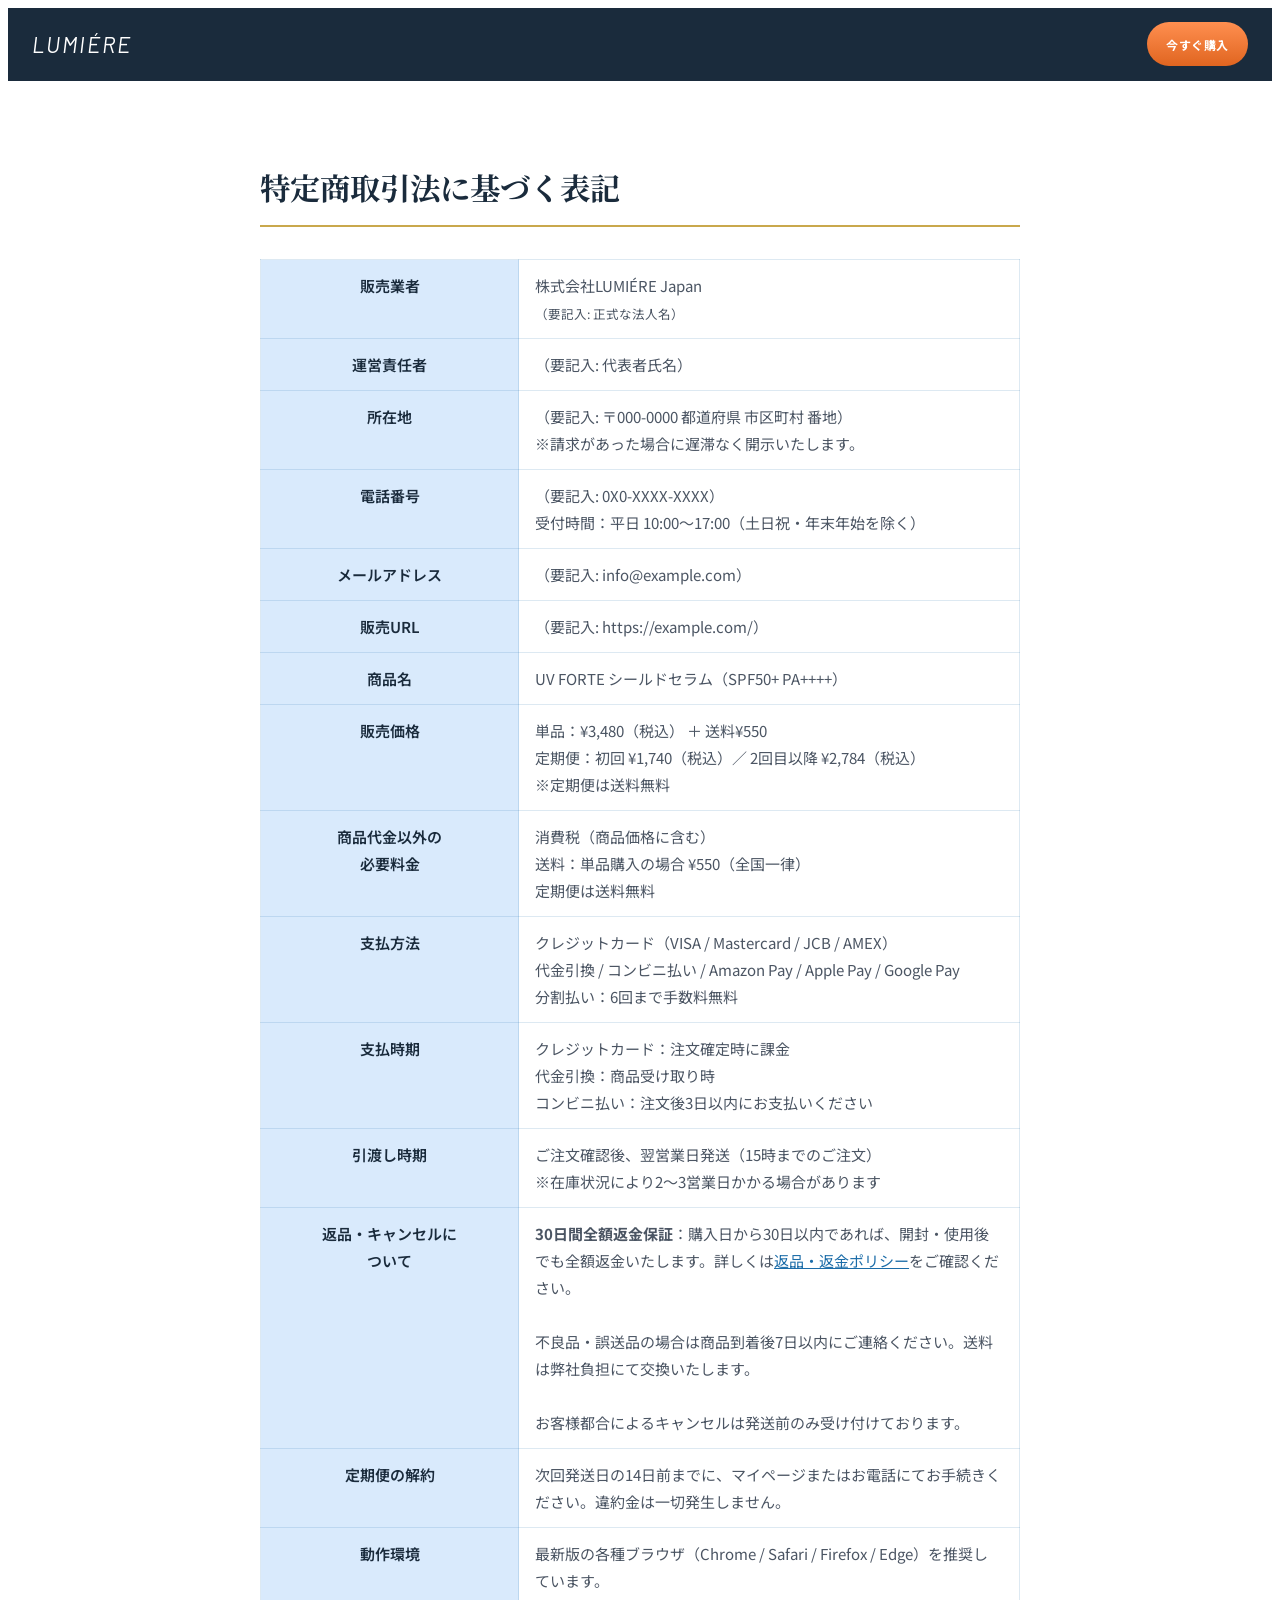
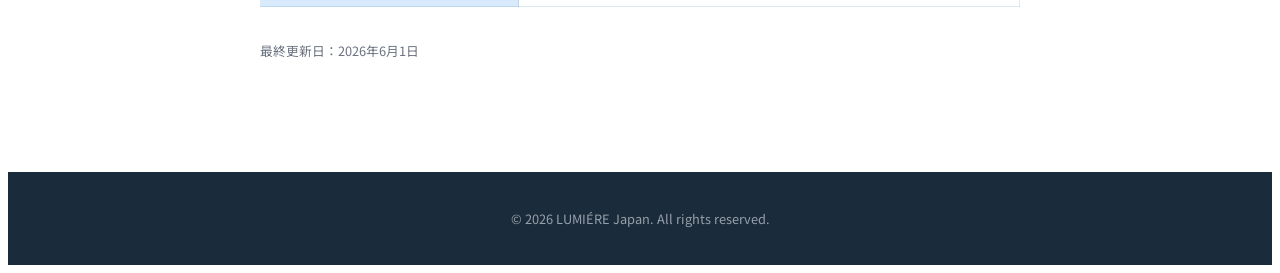
<file: portfolio/LP/Lumiere/tokushoho/index.html>
<!DOCTYPE html>
<!-- WordPress移植時: このファイルを削除し、WordPressの固定ページ（スラッグ: tokushoho）に置き換えてください -->
<html lang="ja">
<head>
  <meta charset="UTF-8">
  <meta name="viewport" content="width=device-width, initial-scale=1.0">
  <title>特定商取引法に基づく表記 | UV FORTE シールドセラム</title>
  <link rel="icon" href="../images/favicon.ico" type="image/x-icon">
  <link rel="preconnect" href="https://fonts.googleapis.com">
  <link rel="preconnect" href="https://fonts.gstatic.com" crossorigin>
  <link href="https://fonts.googleapis.com/css2?family=Barlow:ital,wght@0,400;0,600;0,700;1,400;1,600;1,700&family=Noto+Sans+JP:wght@300;400;500;700&family=Noto+Serif+JP:wght@400;500;600;700&display=swap" rel="stylesheet">
  <link rel="stylesheet" href="../style.css">
</head>
<body class="font-sans bg-white text-navy">

<header class="sp-header">
  <a href="../" class="sp-header-logo">LUMIÉRE</a>
  <a href="../order/index.html?plan=teiki" class="btn-gold-sm">今すぐ購入</a>
</header>

<main class="sp-body">
  <div class="sp-inner">
    <h1>特定商取引法に基づく表記</h1>

    <table class="sp-table">
      <tr>
        <th>販売業者</th>
        <td>株式会社LUMIÉRE Japan<br><small>（要記入: 正式な法人名）</small></td>
      </tr>
      <tr>
        <th>運営責任者</th>
        <td>（要記入: 代表者氏名）</td>
      </tr>
      <tr>
        <th>所在地</th>
        <td>（要記入: 〒000-0000 都道府県 市区町村 番地）<br>
          ※請求があった場合に遅滞なく開示いたします。</td>
      </tr>
      <tr>
        <th>電話番号</th>
        <td>（要記入: 0X0-XXXX-XXXX）<br>
          受付時間：平日 10:00〜17:00（土日祝・年末年始を除く）</td>
      </tr>
      <tr>
        <th>メールアドレス</th>
        <td>（要記入: info@example.com）</td>
      </tr>
      <tr>
        <th>販売URL</th>
        <td>（要記入: https://example.com/）</td>
      </tr>
      <tr>
        <th>商品名</th>
        <td>UV FORTE シールドセラム（SPF50+ PA++++）</td>
      </tr>
      <tr>
        <th>販売価格</th>
        <td>
          単品：¥3,480（税込） ＋ 送料¥550<br>
          定期便：初回 ¥1,740（税込）／ 2回目以降 ¥2,784（税込）<br>
          ※定期便は送料無料
        </td>
      </tr>
      <tr>
        <th>商品代金以外の<br>必要料金</th>
        <td>
          消費税（商品価格に含む）<br>
          送料：単品購入の場合 ¥550（全国一律）<br>
          定期便は送料無料
        </td>
      </tr>
      <tr>
        <th>支払方法</th>
        <td>クレジットカード（VISA / Mastercard / JCB / AMEX）<br>
          代金引換 / コンビニ払い / Amazon Pay / Apple Pay / Google Pay<br>
          分割払い：6回まで手数料無料
        </td>
      </tr>
      <tr>
        <th>支払時期</th>
        <td>クレジットカード：注文確定時に課金<br>
          代金引換：商品受け取り時<br>
          コンビニ払い：注文後3日以内にお支払いください</td>
      </tr>
      <tr>
        <th>引渡し時期</th>
        <td>ご注文確認後、翌営業日発送（15時までのご注文）<br>
          ※在庫状況により2〜3営業日かかる場合があります</td>
      </tr>
      <tr>
        <th>返品・キャンセルに<br>ついて</th>
        <td>
          <strong>30日間全額返金保証</strong>：購入日から30日以内であれば、開封・使用後でも全額返金いたします。詳しくは<a href="../returns/index.html" style="color:var(--blue);text-decoration:underline;">返品・返金ポリシー</a>をご確認ください。<br><br>
          不良品・誤送品の場合は商品到着後7日以内にご連絡ください。送料は弊社負担にて交換いたします。<br><br>
          お客様都合によるキャンセルは発送前のみ受け付けております。
        </td>
      </tr>
      <tr>
        <th>定期便の解約</th>
        <td>次回発送日の14日前までに、マイページまたはお電話にてお手続きください。違約金は一切発生しません。</td>
      </tr>
      <tr>
        <th>動作環境</th>
        <td>最新版の各種ブラウザ（Chrome / Safari / Firefox / Edge）を推奨しています。</td>
      </tr>
    </table>

    <p style="font-size:.8rem;color:var(--gray);margin-top:2rem;">最終更新日：2026年6月1日</p>
  </div>
</main>

<footer class="sp-footer">
  <p>© <span id="yr">2026</span> LUMIÉRE Japan. All rights reserved.</p>
</footer>
<script>document.getElementById('yr').textContent = new Date().getFullYear();</script>
</body>
</html>
</file>
<file: portfolio/LP/Cafe-Kosha/css/variables.css>
/* ============================================================
   variables.css — デザイントークン定義
   ============================================================ */

:root {

  /* --------------------------------------------------
     カラーパレット
     -------------------------------------------------- */
  --color-bg:       #F5F0E8; /* 生成り（ページ背景） */
  --color-text:     #2B1F1A; /* 焙煎色（本文） */
  --color-accent:   #6B4423; /* 中煎り（アクセント） */
  --color-sub:      #7A8471; /* オリーブ（サブカラー） */
  --color-line:     #D4C9B8; /* 罫線 */
  --color-white:    #FFFCF7; /* オフホワイト */

  /* 派生カラー */
  --color-accent-light:  #8B5E3C;
  --color-accent-dark:   #4A2E14;
  --color-bg-dark:       #EDE6D6;
  --color-text-muted:    #6E5A52;
  --color-overlay:       rgba(43, 31, 26, 0.55);


  /* --------------------------------------------------
     フォントファミリー
     -------------------------------------------------- */
  --font-mincho:    "Shippori Mincho", "游明朝", "Yu Mincho", "ヒラギノ明朝 ProN", serif;
  --font-sans:      "Noto Sans JP", "ヒラギノ角ゴ ProN", sans-serif;
  --font-roman:     "Cormorant Garamond", "Georgia", serif;


  /* --------------------------------------------------
     フォントサイズ (rem / 1rem=10px基準)
     -------------------------------------------------- */
  --fs-xs:    1.1rem;
  --fs-sm:    1.3rem;
  --fs-base:  1.6rem;
  --fs-md:    1.8rem;
  --fs-lg:    2.4rem;
  --fs-xl:    3.2rem;
  --fs-2xl:   4.0rem;
  --fs-3xl:   5.6rem;
  --fs-4xl:   7.2rem;


  /* --------------------------------------------------
     フォントウェイト
     -------------------------------------------------- */
  --fw-regular:  400;
  --fw-medium:   500;
  --fw-semibold: 600;
  --fw-bold:     700;


  /* --------------------------------------------------
     行間・字間
     -------------------------------------------------- */
  --lh-tight:   1.3;
  --lh-base:    1.75;
  --lh-relaxed: 2.0;
  --lh-loose:   2.4;

  --ls-tight:   -0.02em;
  --ls-base:    0.02em;
  --ls-wide:    0.1em;
  --ls-wider:   0.2em;
  --ls-widest:  0.3em;


  /* --------------------------------------------------
     スペーシング
     -------------------------------------------------- */
  --space-1:   0.4rem;
  --space-2:   0.8rem;
  --space-3:   1.2rem;
  --space-4:   1.6rem;
  --space-5:   2.0rem;
  --space-6:   2.4rem;
  --space-8:   3.2rem;
  --space-10:  4.0rem;
  --space-12:  4.8rem;
  --space-16:  6.4rem;
  --space-20:  8.0rem;
  --space-24:  9.6rem;
  --space-32: 12.8rem;
  --space-40: 16.0rem;


  /* --------------------------------------------------
     コンテナ幅
     -------------------------------------------------- */
  --container-sm:   640px;
  --container-md:   900px;
  --container-lg:  1100px;
  --container-xl:  1280px;
  --container-pad:   clamp(2.4rem, 5vw, 6.4rem);


  /* --------------------------------------------------
     ボーダー・角丸
     -------------------------------------------------- */
  --radius-sm:   2px;
  --radius-md:   4px;
  --radius-lg:   8px;
  --radius-full: 9999px;

  --border-thin:   1px solid var(--color-line);
  --border-medium: 2px solid var(--color-line);


  /* --------------------------------------------------
     シャドウ
     -------------------------------------------------- */
  --shadow-sm:  0 1px 4px rgba(43, 31, 26, 0.08);
  --shadow-md:  0 4px 16px rgba(43, 31, 26, 0.12);
  --shadow-lg:  0 8px 32px rgba(43, 31, 26, 0.16);


  /* --------------------------------------------------
     トランジション
     -------------------------------------------------- */
  --ease-default: cubic-bezier(0.25, 0.1, 0.25, 1);
  --ease-in-out:  cubic-bezier(0.4, 0, 0.2, 1);
  --ease-out:     cubic-bezier(0, 0, 0.2, 1);

  --duration-fast:   150ms;
  --duration-base:   300ms;
  --duration-slow:   500ms;
  --duration-slower: 800ms;


  /* --------------------------------------------------
     ヘッダー高さ（JSなし追従用）
     -------------------------------------------------- */
  --header-h:        8.0rem;
  --header-h-shrunk: 5.6rem;


  /* --------------------------------------------------
     z-index 管理
     -------------------------------------------------- */
  --z-base:    0;
  --z-raised:  10;
  --z-overlay: 100;
  --z-modal:   200;
  --z-header:  300;
  --z-toast:   400;

}


/* --------------------------------------------------
   ブレークポイント補足 (メディアクエリ参照値)
   768px: タブレット境界
   480px: スマートフォン境界
   -------------------------------------------------- */
</file>
<file: portfolio/LP/Cafe-Kosha/css/common.css>
/* ============================================================
   common.css — 共通スタイル
   タイポグラフィ・コンテナ・ボタン・ユーティリティ
   ============================================================ */

@import url('https://fonts.googleapis.com/css2?family=Cormorant+Garamond:ital,wght@0,300;0,400;0,600;1,300;1,400&family=Noto+Sans+JP:wght@400;500;700&family=Shippori+Mincho:wght@400;500;600;700&display=swap');


/* --------------------------------------------------
   Body ベース
   -------------------------------------------------- */
body {
  font-family: var(--font-sans);
  font-size: var(--fs-base);
  font-weight: var(--fw-regular);
  line-height: var(--lh-base);
  letter-spacing: var(--ls-base);
  color: var(--color-text);
  background-color: var(--color-bg);
}


/* --------------------------------------------------
   コンテナ
   -------------------------------------------------- */
.container {
  width: 100%;
  max-width: var(--container-lg);
  margin-inline: auto;
  padding-inline: var(--container-pad);
}

.container--sm  { max-width: var(--container-sm); }
.container--md  { max-width: var(--container-md); }
.container--xl  { max-width: var(--container-xl); }


/* --------------------------------------------------
   タイポグラフィ
   -------------------------------------------------- */

/* 英字見出し（ローマン体） */
.text-roman {
  font-family: var(--font-roman);
  letter-spacing: var(--ls-wide);
}

/* 明朝体見出し */
.text-mincho {
  font-family: var(--font-mincho);
}

/* セクションラベル（小さい英字）*/
.label {
  font-family: var(--font-roman);
  font-size: var(--fs-sm);
  letter-spacing: var(--ls-widest);
  text-transform: uppercase;
  color: var(--color-accent);
}

/* 本文 */
.body-text {
  font-family: var(--font-sans);
  font-size: var(--fs-base);
  line-height: var(--lh-relaxed);
  color: var(--color-text);
}

/* リード文 */
.lead {
  font-family: var(--font-mincho);
  font-size: var(--fs-md);
  line-height: var(--lh-loose);
  letter-spacing: var(--ls-base);
}

/* キャプション */
.caption {
  font-size: var(--fs-sm);
  color: var(--color-text-muted);
  letter-spacing: var(--ls-base);
}

/* ミュートテキスト */
.text-muted {
  color: var(--color-text-muted);
}


/* --------------------------------------------------
   セクション共通ヘッダー
   -------------------------------------------------- */
.section-header {
  text-align: center;
  margin-bottom: var(--space-16);
}

.section-header__en {
  font-family: var(--font-roman);
  font-size: var(--fs-sm);
  letter-spacing: var(--ls-widest);
  text-transform: uppercase;
  color: var(--color-accent);
  display: block;
  margin-bottom: var(--space-3);
}

.section-header__ja {
  font-family: var(--font-mincho);
  font-size: var(--fs-xl);
  font-weight: var(--fw-medium);
  line-height: var(--lh-tight);
  color: var(--color-text);
  display: block;
  margin-bottom: var(--space-6);
}

.section-header__desc {
  font-size: var(--fs-base);
  line-height: var(--lh-relaxed);
  color: var(--color-text-muted);
  max-width: 52ch;
  margin-inline: auto;
}

/* セクション区切り線（飾り） */
.section-header::after {
  content: '';
  display: block;
  width: 3.2rem;
  height: 1px;
  background-color: var(--color-accent);
  margin: var(--space-6) auto 0;
  opacity: 0.6;
}


/* --------------------------------------------------
   セクション間余白
   -------------------------------------------------- */
.section {
  padding-block: var(--space-32);
}

.section--lg {
  padding-block: var(--space-40);
}

.section--sm {
  padding-block: var(--space-20);
}

/* 背景バリエーション */
.section--white {
  background-color: var(--color-white);
}

.section--dark {
  background-color: var(--color-bg-dark);
}


/* --------------------------------------------------
   ボタン
   -------------------------------------------------- */
.btn {
  display: inline-flex;
  align-items: center;
  gap: var(--space-3);
  font-family: var(--font-roman);
  font-size: var(--fs-sm);
  letter-spacing: var(--ls-wider);
  text-transform: uppercase;
  padding: var(--space-4) var(--space-8);
  border: 1px solid currentColor;
  transition:
    background-color var(--duration-base) var(--ease-in-out),
    color var(--duration-base) var(--ease-in-out),
    border-color var(--duration-base) var(--ease-in-out);
  cursor: pointer;
  white-space: nowrap;
}

/* プライマリ（塗り） */
.btn--primary {
  background-color: var(--color-accent);
  color: var(--color-white);
  border-color: var(--color-accent);
}

.btn--primary:hover,
.btn--primary:focus-visible {
  background-color: var(--color-accent-dark);
  border-color: var(--color-accent-dark);
}

/* アウトライン */
.btn--outline {
  background-color: transparent;
  color: var(--color-accent);
  border-color: var(--color-accent);
}

.btn--outline:hover,
.btn--outline:focus-visible {
  background-color: var(--color-accent);
  color: var(--color-white);
}

/* ゴースト（白地用） */
.btn--ghost {
  background-color: transparent;
  color: var(--color-white);
  border-color: var(--color-white);
}

.btn--ghost:hover,
.btn--ghost:focus-visible {
  background-color: var(--color-white);
  color: var(--color-accent);
}

/* サイズ修飾 */
.btn--sm {
  font-size: var(--fs-xs);
  padding: var(--space-2) var(--space-6);
}

.btn--lg {
  font-size: var(--fs-base);
  padding: var(--space-5) var(--space-10);
}

/* 矢印付き */
.btn__arrow {
  font-size: 1.2em;
  transition: transform var(--duration-base) var(--ease-out);
}

.btn:hover .btn__arrow {
  transform: translateX(4px);
}


/* --------------------------------------------------
   区切り線
   -------------------------------------------------- */
.divider {
  border: none;
  border-top: var(--border-thin);
  margin-block: var(--space-12);
}

.divider--accent {
  border-color: var(--color-accent);
  opacity: 0.4;
}


/* --------------------------------------------------
   ページ内共通: メインコンテンツ
   position:sticky のため padding-top は不要
   -------------------------------------------------- */
.page-main {}


/* --------------------------------------------------
   ページヒーロー（サブページ共通）
   -------------------------------------------------- */
.page-hero {
  background-color: var(--color-bg-dark);
  padding-block: var(--space-24) var(--space-20);
  text-align: center;
  border-bottom: var(--border-thin);
}

.page-hero__en {
  font-family: var(--font-roman);
  font-size: var(--fs-lg);
  letter-spacing: var(--ls-widest);
  text-transform: uppercase;
  color: var(--color-accent);
  display: block;
  margin-bottom: var(--space-3);
}

.page-hero__ja {
  font-family: var(--font-mincho);
  font-size: var(--fs-2xl);
  font-weight: var(--fw-medium);
  color: var(--color-text);
  display: block;
}


/* --------------------------------------------------
   カード共通
   -------------------------------------------------- */
.card {
  background-color: var(--color-white);
  border: var(--border-thin);
  padding: var(--space-8);
}

.card--hover {
  transition: box-shadow var(--duration-base) var(--ease-in-out),
              transform var(--duration-base) var(--ease-in-out);
}

.card--hover:hover {
  box-shadow: var(--shadow-md);
  transform: translateY(-2px);
}


/* --------------------------------------------------
   フォーカスリング（アクセシビリティ）
   -------------------------------------------------- */
:focus-visible {
  outline: 2px solid var(--color-accent);
  outline-offset: 3px;
}


/* --------------------------------------------------
   モバイル専用改行
   -------------------------------------------------- */
.sp-br { display: none; }
@media (max-width: 600px) {
  .sp-br { display: inline; }
}


/* --------------------------------------------------
   スクリーンリーダー専用
   -------------------------------------------------- */
.sr-only {
  position: absolute;
  width: 1px;
  height: 1px;
  padding: 0;
  margin: -1px;
  overflow: hidden;
  clip: rect(0, 0, 0, 0);
  white-space: nowrap;
  border: 0;
}


/* --------------------------------------------------
   レスポンシブ: タブレット (768px)
   -------------------------------------------------- */
@media (max-width: 768px) {
  .section       { padding-block: var(--space-24); }
  .section--lg   { padding-block: var(--space-32); }
  .section--sm   { padding-block: var(--space-16); }

  .section-header       { margin-bottom: var(--space-12); }
  .section-header__ja   { font-size: var(--fs-lg); }
}


/* --------------------------------------------------
   レスポンシブ: スマートフォン (480px)
   -------------------------------------------------- */
@media (max-width: 480px) {
  .section       { padding-block: var(--space-16); }
  .section--lg   { padding-block: var(--space-20); }

  .section-header__ja   { font-size: var(--fs-md); }

  .btn           { font-size: var(--fs-xs); }
}


/* --------------------------------------------------
   ページフェードイン
   ページ遷移時のコンテンツ登場アニメーション
   -------------------------------------------------- */
@keyframes page-fade-in {
  from {
    opacity: 0;
    transform: translateY(12px);
  }
  to {
    opacity: 1;
    transform: translateY(0);
  }
}

.page-main {
  animation: page-fade-in var(--duration-slow) var(--ease-out) both;
}


/* --------------------------------------------------
   印刷スタイル (@media print)
   -------------------------------------------------- */
@media print {
  /* ナビ・インタラクティブUI を非表示 */
  .nav-toggle,
  .nav-toggle-label,
  .nav-drawer,
  .site-header,
  .btn {
    display: none !important;
  }

  /* ベーススタイルリセット */
  *,
  *::before,
  *::after {
    box-shadow: none !important;
    text-shadow: none !important;
    animation: none !important;
    transition: none !important;
  }

  body {
    font-size: 11pt;
    line-height: 1.6;
    color: #000;
    background: #fff;
  }

  /* リンク */
  a {
    color: #000;
    text-decoration: underline;
  }

  /* 外部リンクにURLを表示 */
  a[href^="http"]::after {
    content: " (" attr(href) ")";
    font-size: 9pt;
    color: #555;
  }

  /* tel / アンカーリンクはURL非表示 */
  a[href^="tel"]::after,
  a[href^="#"]::after {
    content: '';
  }

  /* セクション余白を縮小 */
  .section      { padding-block: 1cm; }
  .section--lg  { padding-block: 1.5cm; }
  .section--sm  { padding-block: 0.5cm; }

  /* 画像・SVGの幅制限 */
  img,
  svg {
    max-width: 100% !important;
    page-break-inside: avoid;
  }

  /* 見出し直後の改ページ禁止 */
  h1, h2, h3, h4, h5, h6 {
    page-break-after: avoid;
  }

  p, li {
    page-break-inside: avoid;
  }

  /* フッターを白背景・黒テキストに */
  .site-footer {
    background: #fff !important;
    border-top: 1pt solid #000;
    padding-top: 1em;
  }

  .site-footer,
  .site-footer * {
    color: #000 !important;
  }
}
</file>
<file: portfolio/LP/Cafe-Kosha/css/header.css>
/* ============================================================
   header.css — 追従ヘッダー
   縮小: CSS Scroll-Driven Animations (@supports フォールバック付き)
   ハンバーガー: チェックボックスハック（JSなし）
   ============================================================ */


/* --------------------------------------------------
   ヘッダー本体
   position: sticky で自然なスクロール追従
   -------------------------------------------------- */
.site-header {
  position: sticky;
  top: 0;
  z-index: var(--z-header);
  height: var(--header-h);
  background-color: rgba(255, 252, 247, 0.97);
  border-bottom: var(--border-thin);
  backdrop-filter: blur(10px);
  -webkit-backdrop-filter: blur(10px);
  box-shadow: none;
}

/*
  Scroll-Driven Animations でヘッダーを縮小
  対応: Chrome 115+, Safari 18+, Firefox 130+
  非対応ブラウザは固定高さのまま（機能的には問題なし）
*/
@supports (animation-timeline: scroll()) {
  .site-header {
    animation: header-shrink linear both;
    animation-timeline: scroll(root);
    animation-range: 0px 100px;
  }

  .site-logo__sub {
    animation: logo-sub-fade linear both;
    animation-timeline: scroll(root);
    animation-range: 0px 70px;
  }
}

@keyframes header-shrink {
  from {
    height: var(--header-h);
    box-shadow: none;
  }
  to {
    height: var(--header-h-shrunk);
    box-shadow: var(--shadow-sm);
  }
}

@keyframes logo-sub-fade {
  from { opacity: 1; }
  to   { opacity: 0; }
}


/* --------------------------------------------------
   ヘッダー内レイアウト
   -------------------------------------------------- */
.site-header__inner {
  display: flex;
  align-items: center;
  justify-content: space-between;
  height: 100%;
  padding-inline: var(--container-pad);
  max-width: var(--container-xl);
  margin-inline: auto;
}


/* --------------------------------------------------
   ロゴ（明朝体・日本語主体）
   -------------------------------------------------- */
.site-logo {
  display: flex;
  flex-direction: column;
  align-items: flex-start;
  gap: 0.3rem;
  text-decoration: none;
  flex-shrink: 0;
}

/* メインロゴ: 焙煎処 香舎 */
.site-logo__ja {
  font-family: var(--font-mincho);
  font-size: 2.2rem;
  font-weight: var(--fw-medium);
  letter-spacing: 0.18em;
  color: var(--color-accent);
  line-height: 1;
}

/* サブロゴ: Kōsha（スクロールでフェードアウト） */
.site-logo__sub {
  font-family: var(--font-roman);
  font-size: var(--fs-xs);
  font-weight: var(--fw-regular);
  letter-spacing: var(--ls-widest);
  color: var(--color-text-muted);
  line-height: 1;
}


/* --------------------------------------------------
   ナビゲーション（デスクトップ）
   -------------------------------------------------- */
.site-nav {
  display: flex;
  align-items: center;
  gap: var(--space-2);
}

.site-nav__list {
  display: flex;
  align-items: center;
  gap: var(--space-2);
}

.site-nav__item {
  position: relative;
}

.site-nav__link {
  display: block;
  font-family: var(--font-sans);
  font-size: 1.4rem;
  font-weight: var(--fw-regular);
  letter-spacing: 0.06em;
  color: var(--color-text);
  padding: var(--space-2) var(--space-4);
  transition: color var(--duration-base) var(--ease-default);
  white-space: nowrap;
}

/* ホバー・アクティブ時の下線 */
.site-nav__link::after {
  content: '';
  position: absolute;
  bottom: -1px;
  left: var(--space-4);
  right: var(--space-4);
  height: 1px;
  background-color: var(--color-accent);
  transform: scaleX(0);
  transform-origin: left;
  transition: transform var(--duration-base) var(--ease-out);
}

.site-nav__link:hover {
  color: var(--color-accent);
}

.site-nav__link:hover::after,
.site-nav__link.is-current::after {
  transform: scaleX(1);
}

.site-nav__link.is-current {
  color: var(--color-accent);
}


/* --------------------------------------------------
   ドロワー — 現在地ハイライト
   -------------------------------------------------- */
.nav-drawer__link.is-current {
  color: var(--color-accent);
}

.nav-drawer__link.is-current::after {
  transform: scaleX(1);
}


/* --------------------------------------------------
   ハンバーガーボタン（モバイル）
   チェックボックスハック — JSなし
   -------------------------------------------------- */

/* チェックボックス本体: 非表示・位置は任意でOK */
.nav-toggle {
  position: absolute;
  opacity: 0;
  pointer-events: none;
  width: 0;
  height: 0;
}

/* ハンバーガーアイコン */
.nav-toggle-label {
  display: none;
  flex-direction: column;
  justify-content: center;
  gap: 7px;
  width: 3.2rem;
  height: 3.2rem;
  cursor: pointer;
  z-index: calc(var(--z-header) + 10);
  position: relative;
  flex-shrink: 0;
}

.nav-toggle-label__bar {
  display: block;
  width: 100%;
  height: 1px;
  background-color: var(--color-text);
  transition:
    transform var(--duration-base) var(--ease-in-out),
    opacity  var(--duration-base) var(--ease-in-out);
  transform-origin: center center;
}

/* チェック時: ハンバーガー → × */
.nav-toggle:checked ~ .site-header .nav-toggle-label .nav-toggle-label__bar:nth-child(1) {
  transform: translateY(8px) rotate(45deg);
}

.nav-toggle:checked ~ .site-header .nav-toggle-label .nav-toggle-label__bar:nth-child(2) {
  opacity: 0;
  transform: scaleX(0);
}

.nav-toggle:checked ~ .site-header .nav-toggle-label .nav-toggle-label__bar:nth-child(3) {
  transform: translateY(-8px) rotate(-45deg);
}


/* --------------------------------------------------
   モバイルドロワー（フルスクリーン）
   -------------------------------------------------- */
.nav-drawer {
  position: fixed;
  inset: 0;
  background-color: var(--color-bg);
  z-index: calc(var(--z-header) - 1);
  display: flex;
  flex-direction: column;
  align-items: center;
  justify-content: center;
  gap: var(--space-8);
  /* 非表示状態 */
  visibility: hidden;
  opacity: 0;
  transition:
    opacity    var(--duration-slow) var(--ease-in-out),
    visibility var(--duration-slow) var(--ease-in-out);
}

/* チェック時: ドロワー表示 */
.nav-toggle:checked ~ .nav-drawer {
  visibility: visible;
  opacity: 1;
}

.nav-drawer__list {
  display: flex;
  flex-direction: column;
  align-items: center;
  gap: var(--space-6);
}

.nav-drawer__link {
  font-family: var(--font-mincho);
  font-size: var(--fs-xl);
  font-weight: var(--fw-regular);
  letter-spacing: 0.12em;
  color: var(--color-text);
  padding-block: var(--space-2);
  position: relative;
  transition: color var(--duration-base) var(--ease-default);
}

.nav-drawer__link::after {
  content: '';
  position: absolute;
  bottom: 0;
  left: 0;
  right: 0;
  height: 1px;
  background-color: var(--color-accent);
  transform: scaleX(0);
  transform-origin: left;
  transition: transform var(--duration-base) var(--ease-out);
}

.nav-drawer__link:hover {
  color: var(--color-accent);
}

.nav-drawer__link:hover::after {
  transform: scaleX(1);
}

/* ドロワー内の小さいサブテキスト */
.nav-drawer__sub {
  font-family: var(--font-roman);
  font-size: var(--fs-xs);
  letter-spacing: var(--ls-widest);
  color: var(--color-text-muted);
  text-transform: uppercase;
  text-align: center;
  margin-top: var(--space-4);
}

/* ドロワー内の区切り線 */
.nav-drawer__divider {
  width: 2.4rem;
  height: 1px;
  background-color: var(--color-line);
  margin: var(--space-2) auto;
}


/* --------------------------------------------------
   レスポンシブ: タブレット (768px)
   -------------------------------------------------- */
@media (max-width: 768px) {
  .site-nav {
    display: none;
  }

  .nav-toggle-label {
    display: flex;
  }
}


/* --------------------------------------------------
   レスポンシブ: スマートフォン (480px)
   -------------------------------------------------- */
@media (max-width: 480px) {
  .site-logo__ja {
    font-size: 1.9rem;
  }

  .nav-drawer__link {
    font-size: var(--fs-lg);
  }
}
</file>
<file: portfolio/LP/Cafe-Kosha/css/footer.css>
/* ============================================================
   footer.css — サイトフッター
   3カラム: 店舗情報 / 営業時間 / 所在地
   ============================================================ */


/* --------------------------------------------------
   フッター外枠
   -------------------------------------------------- */
.site-footer {
  background-color: var(--color-text);
  color: var(--color-line);
  padding-top: var(--space-24);
  padding-bottom: var(--space-8);
}

.site-footer__inner {
  max-width: var(--container-xl);
  margin-inline: auto;
  padding-inline: var(--container-pad);
}


/* --------------------------------------------------
   上段グリッド: 3カラム
   店舗情報 / 営業時間 / 所在地
   -------------------------------------------------- */
.site-footer__grid {
  display: grid;
  grid-template-columns: 1.6fr 1fr 1.4fr;
  gap: var(--space-16);
  padding-bottom: var(--space-16);
  border-bottom: 1px solid rgba(212, 201, 184, 0.15);
}


/* --------------------------------------------------
   共通: フッターカラムラベル
   -------------------------------------------------- */
.footer-col__label {
  display: block;
  font-family: var(--font-roman);
  font-size: var(--fs-xs);
  letter-spacing: var(--ls-widest);
  text-transform: uppercase;
  color: var(--color-accent-light);
  margin-bottom: var(--space-6);
}

/* ラベルの上の飾り線 */
.footer-col__label::before {
  content: '';
  display: block;
  width: 2rem;
  height: 1px;
  background-color: var(--color-accent-light);
  margin-bottom: var(--space-3);
  opacity: 0.7;
}


/* --------------------------------------------------
   カラム1: 店舗情報
   ブランドロゴ・タグライン
   -------------------------------------------------- */
.footer-shop {}

.footer-shop__logo-ja {
  display: block;
  font-family: var(--font-mincho);
  font-size: 2.4rem;
  font-weight: var(--fw-medium);
  letter-spacing: 0.16em;
  color: var(--color-white);
  line-height: 1;
  margin-bottom: var(--space-2);
}

.footer-shop__logo-en {
  display: block;
  font-family: var(--font-roman);
  font-size: var(--fs-sm);
  letter-spacing: var(--ls-widest);
  color: var(--color-text-muted);
  margin-bottom: var(--space-8);
}

.footer-shop__tagline {
  font-family: var(--font-mincho);
  font-size: var(--fs-sm);
  line-height: var(--lh-loose);
  color: rgba(212, 201, 184, 0.6);
}


/* --------------------------------------------------
   カラム2: 営業時間
   -------------------------------------------------- */
.footer-hours {}

.footer-hours__table {
  display: flex;
  flex-direction: column;
  gap: var(--space-1);
}

.footer-hours__row {
  display: grid;
  grid-template-columns: 6em 1fr;
  align-items: baseline;
  gap: var(--space-3);
  padding-block: var(--space-3);
  border-bottom: 1px solid rgba(212, 201, 184, 0.08);
}

.footer-hours__row:last-child {
  border-bottom: none;
}

.footer-hours__day {
  font-family: var(--font-sans);
  font-size: var(--fs-sm);
  color: rgba(212, 201, 184, 0.6);
  letter-spacing: 0.04em;
}

.footer-hours__time {
  font-family: var(--font-roman);
  font-size: var(--fs-base);
  color: var(--color-line);
  letter-spacing: 0.04em;
}

.footer-hours__closed {
  font-family: var(--font-sans);
  font-size: var(--fs-xs);
  color: var(--color-accent-light);
  letter-spacing: 0.06em;
  border: 1px solid rgba(107, 68, 35, 0.4);
  padding: 0.2rem 0.6rem;
  display: inline-block;
}

.footer-hours__note {
  margin-top: var(--space-4);
  font-size: var(--fs-xs);
  color: rgba(212, 201, 184, 0.4);
  line-height: var(--lh-relaxed);
}


/* --------------------------------------------------
   カラム3: 所在地
   住所・最寄駅・電話番号
   -------------------------------------------------- */
.footer-location {}

.footer-location__address {
  font-family: var(--font-sans);
  font-size: var(--fs-sm);
  line-height: var(--lh-relaxed);
  color: var(--color-line);
  margin-bottom: var(--space-5);
}

.footer-location__zip {
  display: block;
  font-size: var(--fs-xs);
  color: rgba(212, 201, 184, 0.5);
  margin-bottom: var(--space-1);
  letter-spacing: 0.04em;
}

.footer-location__access {
  display: flex;
  align-items: baseline;
  gap: var(--space-2);
  font-size: var(--fs-sm);
  color: rgba(212, 201, 184, 0.6);
  margin-bottom: var(--space-6);
  padding: var(--space-3) var(--space-4);
  border-left: 2px solid rgba(107, 68, 35, 0.5);
}

.footer-location__access-icon {
  font-size: var(--fs-xs);
  color: var(--color-accent-light);
  font-family: var(--font-roman);
  letter-spacing: var(--ls-wide);
  text-transform: uppercase;
  white-space: nowrap;
  flex-shrink: 0;
}

.footer-location__tel-wrap {
  display: flex;
  flex-direction: column;
  gap: var(--space-1);
}

.footer-location__tel-label {
  font-family: var(--font-roman);
  font-size: var(--fs-xs);
  letter-spacing: var(--ls-wider);
  text-transform: uppercase;
  color: rgba(212, 201, 184, 0.5);
}

.footer-location__tel {
  font-family: var(--font-roman);
  font-size: var(--fs-lg);
  letter-spacing: 0.08em;
  color: var(--color-white);
  transition: color var(--duration-base) var(--ease-default);
}

.footer-location__tel:hover {
  color: var(--color-line);
}


/* --------------------------------------------------
   下段: コピーライト
   -------------------------------------------------- */
.site-footer__bottom {
  display: flex;
  align-items: center;
  justify-content: space-between;
  padding-top: var(--space-8);
  gap: var(--space-6);
  flex-wrap: wrap;
}

.site-footer__copy {
  font-family: var(--font-roman);
  font-size: var(--fs-xs);
  letter-spacing: 0.04em;
  color: rgba(212, 201, 184, 0.35);
}

.site-footer__policy-list {
  display: flex;
  gap: var(--space-6);
}

.site-footer__policy-link {
  font-size: var(--fs-xs);
  color: rgba(212, 201, 184, 0.35);
  transition: color var(--duration-base) var(--ease-default);
}

.site-footer__policy-link:hover {
  color: rgba(212, 201, 184, 0.7);
}


/* --------------------------------------------------
   レスポンシブ: タブレット (768px)
   -------------------------------------------------- */
@media (max-width: 768px) {
  .site-footer__grid {
    grid-template-columns: 1fr 1fr;
    gap: var(--space-12);
  }

  /* 店舗情報を全幅に */
  .footer-shop {
    grid-column: 1 / -1;
  }
}


/* --------------------------------------------------
   レスポンシブ: スマートフォン (480px)
   -------------------------------------------------- */
@media (max-width: 480px) {
  .site-footer {
    padding-top: var(--space-16);
  }

  .site-footer__grid {
    grid-template-columns: 1fr;
    gap: var(--space-10);
  }

  .footer-shop {
    grid-column: auto;
  }

  .footer-shop__logo-ja {
    font-size: 2.0rem;
  }

  .site-footer__bottom {
    flex-direction: column;
    align-items: flex-start;
    gap: var(--space-3);
  }

  .site-footer__policy-list {
    gap: var(--space-4);
  }
}
</file>
<file: portfolio/LP/Cafe-Kosha/css/index.css>
/* ============================================================
   index.css — TOP ページ専用スタイル
   ============================================================ */




/* ============================================================
   Section 1: Hero
   ============================================================ */

.hero {
  position: relative;
  min-height: 100vh;
  display: flex;
  flex-direction: column;
  align-items: center;
  justify-content: center;
  text-align: center;
  overflow: hidden;
  /* 下部スクロール誘導ぶんのパディング確保 */
  padding: var(--space-16) var(--container-pad) calc(var(--space-16) + 8rem);
  /* 深いブラウン → 生成りへのグラデーション */
  background: linear-gradient(
    170deg,
    #0D0603  0%,
    #1E1208 12%,
    #2B1F1A 36%,
    #7A4E2D 62%,
    #C8AC8A 82%,
    #F5F0E8 100%
  );
}

/* テキスト読みやすさを高めるオーバーレイ */
.hero::before {
  content: '';
  position: absolute;
  inset: 0;
  background: rgba(8, 4, 2, 0.18);
  pointer-events: none;
}

/* 中央の柔らかな光彩 */
.hero::after {
  content: '';
  position: absolute;
  top: 40%;
  left: 50%;
  transform: translate(-50%, -50%);
  width: min(72vw, 680px);
  height: min(72vw, 680px);
  border-radius: 50%;
  background: radial-gradient(circle, rgba(122, 78, 45, 0.20) 0%, transparent 68%);
  pointer-events: none;
}

.hero__content {
  position: relative;
  z-index: 1;
  max-width: 72rem;
}

.hero__label {
  display: block;
  font-family: var(--font-roman);
  font-size: var(--fs-xs);
  letter-spacing: var(--ls-widest);
  text-transform: uppercase;
  color: rgba(255, 252, 247, 0.42);
  margin-bottom: var(--space-8);
}

.hero__name {
  font-family: var(--font-mincho);
  font-size: clamp(4.0rem, 8vw, 9.6rem);
  font-weight: var(--fw-medium);
  letter-spacing: 0.25em;
  line-height: 1.4;
  color: #D4A96A;
  text-shadow: 0 2px 40px rgba(0, 0, 0, 0.35);
  margin-bottom: var(--space-10);
}

.hero__catch {
  font-family: var(--font-mincho);
  font-size: clamp(3.2rem, 5.5vw, 6.4rem);
  font-weight: var(--fw-medium);
  line-height: 1.65;
  letter-spacing: 0.1em;
  color: var(--color-white);
  margin-bottom: var(--space-8);
  text-shadow: 0 2px 32px rgba(0, 0, 0, 0.28);
}

.hero__sub {
  font-family: var(--font-sans);
  font-size: clamp(var(--fs-sm), 1.8vw, var(--fs-base));
  line-height: var(--lh-loose);
  letter-spacing: 0.08em;
  color: rgba(255, 252, 247, 0.65);
  margin-bottom: var(--space-12);
}

/* スクロール誘導 */
.hero__scroll {
  position: absolute;
  bottom: var(--space-10);
  left: 50%;
  transform: translateX(-50%);
  display: flex;
  flex-direction: column;
  align-items: center;
  gap: var(--space-3);
  z-index: 1;
  color: rgba(255, 252, 247, 0.4);
}

.hero__scroll-label {
  font-family: var(--font-roman);
  font-size: var(--fs-xs);
  letter-spacing: var(--ls-widest);
  text-transform: uppercase;
}

/* 下方向に流れる光の線 */
.hero__scroll-line {
  width: 1px;
  height: 4.8rem;
  background-color: rgba(255, 252, 247, 0.1);
  position: relative;
  overflow: hidden;
}

.hero__scroll-line::after {
  content: '';
  position: absolute;
  inset: 0;
  background: linear-gradient(
    180deg,
    transparent       0%,
    rgba(255, 252, 247, 0.65) 50%,
    transparent       100%
  );
  animation: scroll-drop 2.4s ease-in-out infinite;
}

@keyframes scroll-drop {
  0%   { transform: translateY(-100%); }
  100% { transform: translateY(300%); }
}


/* ============================================================
   Section 2: Concept
   ============================================================ */

.concept {
  padding-block: var(--space-40);
  background-color: var(--color-white);
}

.concept__grid {
  display: grid;
  grid-template-columns: 10fr 11fr;
  gap: clamp(var(--space-12), 5vw, var(--space-20));
  align-items: center;
}

/* 画像ラッパー — オフセット装飾フレーム */
.concept__image-wrap {
  position: relative;
}

.concept__image-wrap::before {
  content: '';
  position: absolute;
  top:    -2rem;
  left:   -2rem;
  right:   2rem;
  bottom:  2rem;
  border: 1px solid var(--color-line);
  pointer-events: none;
  z-index: 0;
}

.concept__image {
  aspect-ratio: 4 / 5;
  width: 100%;
  position: relative;
  z-index: 1;
  object-fit: cover;
  display: block;
}

/* テキストエリア */
.concept__body {
  display: flex;
  flex-direction: column;
  gap: var(--space-6);
}

.concept__heading {
  font-family: var(--font-mincho);
  font-size: var(--fs-xl);
  font-weight: var(--fw-medium);
  letter-spacing: 0.08em;
  line-height: 1.45;
  color: var(--color-text);
}

.concept__heading::after {
  content: '';
  display: block;
  width: 3.2rem;
  height: 1px;
  background-color: var(--color-accent);
  margin-top: var(--space-5);
  opacity: 0.65;
}

.concept__text {
  display: flex;
  flex-direction: column;
  gap: var(--space-5);
}

.concept__text p {
  font-family: var(--font-sans);
  font-size: var(--fs-base);
  line-height: var(--lh-relaxed);
  letter-spacing: 0.04em;
  color: var(--color-text);
}


/* ============================================================
   Section 3: Features（3つの特徴）
   ============================================================ */

.features {
  padding-block: var(--space-32);
  background-color: var(--color-bg);
}

.features__grid {
  display: grid;
  grid-template-columns: repeat(3, 1fr);
  gap: var(--space-6);
}

.feature-card {
  padding: var(--space-10) var(--space-8) var(--space-10);
  background-color: var(--color-white);
  border-top: 2px solid var(--color-accent);
  transition:
    box-shadow  var(--duration-base) var(--ease-in-out),
    transform   var(--duration-base) var(--ease-in-out);
}

.feature-card:hover {
  box-shadow: var(--shadow-md);
  transform: translateY(-4px);
}

.feature-card__icon {
  width: 4rem;
  height: 4rem;
  color: var(--color-accent);
  margin-bottom: var(--space-6);
  opacity: 0.9;
}

.feature-card__num {
  display: block;
  font-family: var(--font-roman);
  font-size: var(--fs-xs);
  letter-spacing: var(--ls-widest);
  text-transform: uppercase;
  color: var(--color-accent);
  opacity: 0.55;
  margin-bottom: var(--space-2);
}

.feature-card__title {
  font-family: var(--font-mincho);
  font-size: var(--fs-md);
  font-weight: var(--fw-medium);
  letter-spacing: 0.06em;
  line-height: 1.4;
  color: var(--color-text);
  margin-bottom: var(--space-4);
}

.feature-card__desc {
  font-family: var(--font-sans);
  font-size: var(--fs-sm);
  line-height: var(--lh-relaxed);
  color: var(--color-text-muted);
}


/* ============================================================
   Section 4: Menu Guide（メニュー誘導カード）
   ============================================================ */

.menu-guide {
  padding-block: var(--space-32);
  background-color: var(--color-white);
}

.menu-guide__grid {
  display: grid;
  grid-template-columns: repeat(3, 1fr);
  gap: var(--space-6);
}

/* カード本体 */
.menu-card {
  display: block;
  color: var(--color-text);
  background-color: var(--color-bg);
  border: var(--border-thin);
  overflow: hidden;
  transition:
    box-shadow var(--duration-slow) var(--ease-in-out),
    transform  var(--duration-slow) var(--ease-in-out);
}

.menu-card:hover {
  box-shadow: var(--shadow-lg);
  transform: translateY(-8px);
}

/* カード画像エリア（プレースホルダー） */
.menu-card__image {
  aspect-ratio: 5 / 4;
  width: 100%;
  display: flex;
  align-items: center;
  justify-content: center;
  font-family: var(--font-roman);
  font-size: var(--fs-lg);
  letter-spacing: var(--ls-widest);
  text-transform: uppercase;
  color: rgba(43, 31, 26, 0.2);
  transition: transform var(--duration-slow) var(--ease-in-out);
}

.menu-card:hover .menu-card__image {
  transform: scale(1.03);
}

/* 各カードの背景色 */
.menu-card__image--drink  { background-color: #E8DDD0; }
.menu-card__image--sweets { background-color: #E4E0D5; }
.menu-card__image--food   { background-color: #DDE0D8; }

/* カードテキストエリア */
.menu-card__body {
  padding: var(--space-6) var(--space-6) var(--space-8);
}

.menu-card__en {
  display: block;
  font-family: var(--font-roman);
  font-size: var(--fs-xs);
  letter-spacing: var(--ls-widest);
  text-transform: uppercase;
  color: var(--color-accent);
  margin-bottom: var(--space-2);
}

.menu-card__title {
  font-family: var(--font-mincho);
  font-size: var(--fs-lg);
  font-weight: var(--fw-medium);
  letter-spacing: 0.06em;
  line-height: 1.3;
  color: var(--color-text);
  margin-bottom: var(--space-3);
}

.menu-card__desc {
  font-family: var(--font-sans);
  font-size: var(--fs-sm);
  line-height: var(--lh-relaxed);
  color: var(--color-text-muted);
  margin-bottom: var(--space-5);
}

.menu-card__link {
  display: inline-flex;
  align-items: center;
  gap: var(--space-2);
  font-family: var(--font-roman);
  font-size: var(--fs-xs);
  letter-spacing: var(--ls-wider);
  text-transform: uppercase;
  color: var(--color-accent);
  transition: gap var(--duration-base) var(--ease-out);
}

.menu-card:hover .menu-card__link {
  gap: var(--space-4);
}


/* ============================================================
   Section 5: Origin CTA（産地誘導バナー）
   ============================================================ */

.origin-cta {
  position: relative;
  overflow: hidden;
  padding-block: var(--space-24);
  background-color: var(--color-accent-dark);
}

/* 点描パターン */
.origin-cta::before {
  content: '';
  position: absolute;
  inset: 0;
  background-image: radial-gradient(rgba(255, 252, 247, 0.04) 1px, transparent 1px);
  background-size: 28px 28px;
  pointer-events: none;
}

/* 光彩装飾（左右） */
.origin-cta::after {
  content: '';
  position: absolute;
  inset: 0;
  background:
    radial-gradient(ellipse at 15% 50%, rgba(107, 68, 35, 0.45) 0%, transparent 50%),
    radial-gradient(ellipse at 85% 50%, rgba(107, 68, 35, 0.35) 0%, transparent 50%);
  pointer-events: none;
}

.origin-cta__inner {
  position: relative;
  z-index: 1;
  display: flex;
  align-items: center;
  justify-content: space-between;
  gap: var(--space-12);
  max-width: var(--container-xl);
  margin-inline: auto;
  padding-inline: var(--container-pad);
}

.origin-cta__text {
  flex: 1;
  min-width: 0;
}

.origin-cta__label {
  display: block;
  font-family: var(--font-roman);
  font-size: var(--fs-xs);
  letter-spacing: var(--ls-widest);
  text-transform: uppercase;
  color: rgba(255, 252, 247, 0.4);
  margin-bottom: var(--space-4);
}

.origin-cta__heading {
  font-family: var(--font-mincho);
  font-size: clamp(var(--fs-lg), 3vw, var(--fs-xl));
  font-weight: var(--fw-medium);
  letter-spacing: 0.08em;
  line-height: 1.45;
  color: var(--color-white);
  margin-bottom: var(--space-5);
}

.origin-cta__desc {
  font-family: var(--font-sans);
  font-size: var(--fs-sm);
  line-height: var(--lh-relaxed);
  color: rgba(255, 252, 247, 0.55);
}

.origin-cta__action {
  flex-shrink: 0;
}


/* ============================================================
   Section 6: Access Preview
   ============================================================ */

.access-preview {
  padding: var(--space-32) var(--container-pad);
  background-color: var(--color-bg-dark);
  border-top: var(--border-thin);
}

.access-preview__inner {
  max-width: var(--container-lg);
  margin-inline: auto;
}

.access-preview__grid {
  display: grid;
  grid-template-columns: repeat(2, 1fr);
  gap: 0;
  border-top: var(--border-thin);
  margin-top: var(--space-10);
  margin-bottom: var(--space-12);
}

.access-preview__row {
  display: grid;
  grid-template-columns: 6em 1fr;
  gap: var(--space-4);
  padding: var(--space-5) var(--space-4);
  border-bottom: var(--border-thin);
  align-items: baseline;
}

.access-preview__row:nth-child(odd) {
  border-right: var(--border-thin);
}

.access-preview__term {
  font-family: var(--font-sans);
  font-size: var(--fs-sm);
  color: var(--color-text-muted);
  font-weight: var(--fw-medium);
  letter-spacing: 0.05em;
}

.access-preview__desc {
  font-family: var(--font-sans);
  font-size: var(--fs-base);
  color: var(--color-text);
  line-height: var(--lh-base);
}

.access-preview__desc address {
  font-style: normal;
}

.access-preview__tel {
  color: var(--color-accent);
  text-decoration: none;
  font-weight: var(--fw-medium);
  transition: color var(--duration-fast) var(--ease-out);
}

.access-preview__tel:hover {
  color: var(--color-accent-light);
  text-decoration: underline;
}

.access-preview__closed {
  font-size: var(--fs-sm);
  color: var(--color-text-muted);
}

.access-preview__cta {
  text-align: center;
}


/* ============================================================
   Responsive: タブレット (768px)
   ============================================================ */

@media (max-width: 768px) {

  /* Concept: 縦並び */
  .concept {
    padding-block: var(--space-24);
  }

  .concept__grid {
    grid-template-columns: 1fr;
    gap: var(--space-10);
  }

  .concept__image-wrap::before {
    display: none;
  }

  .concept__image {
    aspect-ratio: 3 / 2;
  }

  /* Features: 縦並び */
  .features__grid {
    grid-template-columns: 1fr;
    max-width: 52rem;
    margin-inline: auto;
    gap: var(--space-4);
  }

  .feature-card {
    display: grid;
    grid-template-columns: 4rem 1fr;
    grid-template-rows: auto auto;
    column-gap: var(--space-6);
    row-gap: var(--space-2);
    align-items: start;
    padding: var(--space-6) var(--space-6);
  }

  .feature-card__icon {
    grid-row: 1 / 3;
    margin-bottom: 0;
    align-self: center;
  }

  .feature-card__num {
    display: none;
  }

  .feature-card__title {
    margin-bottom: 0;
    align-self: end;
  }

  .feature-card__desc {
    grid-column: 2;
  }

  /* Menu Guide: 縦並び (中央寄せ) */
  .menu-guide__grid {
    grid-template-columns: 1fr;
    max-width: 44rem;
    margin-inline: auto;
  }

  /* Origin CTA: 縦並び */
  .origin-cta__inner {
    flex-direction: column;
    text-align: center;
    gap: var(--space-8);
  }

  /* Access Preview: 1カラムに */
  .access-preview__grid {
    grid-template-columns: 1fr;
  }

  .access-preview__row:nth-child(odd) {
    border-right: none;
  }
}


/* ============================================================
   Responsive: スマートフォン (480px)
   ============================================================ */

@media (max-width: 480px) {

  .hero__catch {
    font-size: clamp(2.8rem, 9vw, 3.6rem);
  }

  .concept {
    padding-block: var(--space-16);
  }

  .concept__heading {
    font-size: var(--fs-lg);
  }

  .features {
    padding-block: var(--space-16);
  }

  .features__grid {
    max-width: 100%;
  }

  .menu-guide {
    padding-block: var(--space-16);
  }

  .menu-guide__grid {
    max-width: 100%;
  }

  .origin-cta {
    padding-block: var(--space-16);
  }

  .origin-cta__heading {
    font-size: var(--fs-lg);
  }
}
</file>
<file: portfolio/LP/techbridge/style.css>
/* ============================================================
   TechBridge Recruit LP — style.css  v2.0 (Photo-driven)
   Brand: #1A2E4A navy / #00BFA5 cyan / #1E293B charcoal
   ============================================================ */

:root {
  /* ── Core brand ─────────────────────────────── */
  --navy:         #1A2E4A;
  --navy-deep:    #0F1E30;
  --navy-mid:     #243d5e;   /* intermediate navy for hover/surface */
  --slate:        #64748B;
  --cyan:         #00BFA5;
  --cyan-hover:   #00D4B8;
  --charcoal:     #1E293B;

  /* ── Surfaces (brand-teal tinted) ───────────── */
  --cool-white:   #F6FAFA;   /* very subtle teal tint; oklch≈98.5% 0.008 192 */
  --border:       #C8DDD9;   /* teal-axis border; replaces generic blue-gray */
  --green-tint:   #EAF6F4;   /* brand-cyan axis; replaces generic mint */

  /* ── Pain cards (teal-tinted) ───────────────── */
  --pain-bg:      #E6F4F2;   /* teal-tinted card surface */
  --pain-border:  #9DC8C3;   /* teal-tinted card border */

  /* ── Urgency / scarcity ─────────────────────── */
  --urgent:       #C85200;   /* orange text — scarcity signals */
  --urgent-bg:    rgba(220, 100, 0, 0.88);  /* hero-tag badge */
  --urgent-tint:  rgba(200, 82, 0, 0.09);  /* emphasis text background */
  --urgent-line:  #C85200;   /* border-bottom on emphasis */

  /* ── Amber / hot badge ──────────────────────── */
  --amber:        #D4890A;   /* amber text — improved from #FBbF24 for contrast */
  --amber-tint:   rgba(212, 137, 10, 0.14);
  --amber-border: rgba(212, 137, 10, 0.32);

  /* ── Spacing scale (4pt base) ───────────────── */
  --sp-1:   0.25rem;   /* 4px  */
  --sp-2:   0.5rem;    /* 8px  */
  --sp-3:   0.75rem;   /* 12px */
  --sp-4:   1rem;      /* 16px */
  --sp-6:   1.5rem;    /* 24px */
  --sp-8:   2rem;      /* 32px */
  --sp-10:  2.5rem;    /* 40px */
  --sp-12:  3rem;      /* 48px */
  --sp-16:  4rem;      /* 64px */

  --font-sans:  'Noto Sans JP', sans-serif;
  --font-serif: 'Noto Serif JP', serif;
}

/* ─── Reset ───────────────────────────────────────────────── */
*, *::before, *::after { box-sizing: border-box; margin: 0; padding: 0; }
html { scroll-behavior: smooth; }
body {
  font-family: var(--font-sans);
  background: var(--cool-white);
  color: var(--charcoal);
  line-height: 1.8;
  -webkit-font-smoothing: antialiased;
  font-kerning: normal;
  font-optical-sizing: auto;
  overflow-wrap: break-word; /* prevent long URLs/stack names from breaking layout */
}

/* ─── Skip-to-content (keyboard accessibility) ───────────── */
.skip-to-content {
  position: absolute;
  top: -100%;
  left: var(--sp-2);
  background: var(--cyan);
  color: #fff;
  padding: 0.5rem 1rem;
  border-radius: 0 0 6px 6px;
  font-weight: 700;
  font-size: 0.875rem;
  z-index: 999;
  text-decoration: none;
  transition: top .2s cubic-bezier(0.16,1,0.3,1);
  white-space: nowrap;
}
.skip-to-content:focus { top: 0; }
img { max-width: 100%; display: block; }
a { color: inherit; text-decoration: none; }

/* ─── Typography ──────────────────────────────────────────── */
.catch {
  font-family: var(--font-serif);
  font-weight: 700;
  font-size: clamp(1.875rem, 5vw, 3.25rem);
  line-height: 1.35;
  letter-spacing: 0.02em;
}
.h2-section {
  font-family: var(--font-sans);
  font-weight: 700;
  font-size: clamp(1.5rem, 3vw, 2.25rem);
  line-height: 1.4;
  letter-spacing: -0.01em;
}
.h3-card {
  font-family: var(--font-sans);
  font-weight: 700;
  font-size: clamp(1rem, 2vw, 1.25rem);
}
.body-text {
  font-size: 1rem;
  line-height: 1.9;
  max-width: 65ch;
  text-wrap: pretty;
}
.caption    { font-size: 0.8125rem; color: var(--slate); }
.label      { font-size: 0.75rem; font-weight: 700; letter-spacing: 0.12em; text-transform: uppercase; }
.section-label {
  display: inline-block;
  font-size: 0.6875rem;
  font-weight: 700;
  letter-spacing: 0.12em;
  text-transform: uppercase;
  color: var(--cyan);
  margin-bottom: 1rem;
}

/* ─── Layout ──────────────────────────────────────────────── */
.container {
  width: 100%;
  max-width: 1280px;
  margin-inline: auto;
  padding-inline: clamp(1.25rem, 5vw, 5rem);
}
section { padding-block: clamp(4rem, 8vw, 7rem); }

/* ─── Section-specific padding rhythm ───────────────────────── */
/* More air: narrative / identity moments breathe */
#philosophy { padding-block: clamp(5.5rem, 11vw, 10rem); }
/* Tighter: utility sections that readers scan, not linger */
#faq        { padding-block: clamp(3rem, 6vw, 5rem); }
#guarantee  { padding-block: clamp(3.5rem, 7vw, 6rem); }

/* ─── Light-on-dark typography compensation ──────────────── */
/* Perceived weight drops on dark backgrounds: compensate with
   letter-spacing and a slightly higher line-height */
.photo-bg p,
.solution-text-panel p,
.culture-content p,
[style*="background:var(--navy)"] p,
[style*="background: var(--navy)"] p {
  letter-spacing: 0.015em;
  line-height: 2;
}

/* ─── Photo Background Utility ───────────────────────────── */
.photo-bg {
  position: relative;
  overflow: hidden;
}
.photo-bg__img {
  position: absolute;
  inset: 0;
  z-index: 0;
}
.photo-bg__img img {
  width: 100%;
  height: 100%;
  object-fit: cover;
  object-position: center;
}
.photo-bg__overlay {
  position: absolute;
  inset: 0;
  z-index: 1;
}
.photo-bg__content {
  position: relative;
  z-index: 2;
}
.overlay-navy       { background: linear-gradient(135deg, rgba(15,30,48,0.92) 0%, rgba(26,46,74,0.80) 100%); }
.overlay-navy-left  { background: linear-gradient(to right, rgba(15,30,48,0.95) 0%, rgba(26,46,74,0.88) 45%, rgba(26,46,74,0.45) 100%); }
.overlay-navy-deep  { background: rgba(10,20,35,0.78); }

/* ─── Placeholder (when no image) ────────────────────────── */
.ph { background: linear-gradient(135deg, #1e3a5f 0%, #0f1e30 100%); }
.ph-light { background: linear-gradient(135deg, #cbd5e1 0%, #94a3b8 100%); }
.ph-label {
  color: rgba(255,255,255,0.18);
  font-size: 0.625rem;
  letter-spacing: 0.12em;
  text-transform: uppercase;
  text-align: center;
  padding: 0.5rem;
  display: flex;
  align-items: center;
  justify-content: center;
  height: 100%;
}

/* ─── Focus visible ───────────────────────────────────────── */
:focus-visible {
  outline: 2.5px solid var(--cyan);
  outline-offset: 3px;
  border-radius: 4px;
}
/* Remove focus ring when using mouse/touch (only show for keyboard) */
:focus:not(:focus-visible) { outline: none; }

/* ─── Flex overflow resilience ───────────────────────────── */
/* min-width:0 allows flex children to shrink below content size */
.usp-header .h3-card,
.voice-meta > div,
.deck-inner > div,
.hero-trust-item { min-width: 0; overflow-wrap: break-word; }

/* ─── Typography helpers ──────────────────────────────────── */
.catch, .h2-section, .h3-card { text-wrap: balance; }

/* ─── Buttons ─────────────────────────────────────────────── */
.btn-primary {
  display: inline-flex;
  align-items: center;
  gap: 0.5rem;
  background: var(--cyan);
  color: #fff;
  font-weight: 700;
  font-size: 1rem;
  padding: 1rem 2rem;
  border-radius: 8px;
  border: none;
  cursor: pointer;
  transition: background .25s cubic-bezier(0.16,1,0.3,1), transform .2s cubic-bezier(0.16,1,0.3,1);
}
.btn-primary:hover { background: var(--cyan-hover); transform: translateY(-2px); }
.btn-primary.large { font-size: 1.125rem; padding: 1.25rem 2.75rem; }
.btn-outline {
  display: inline-flex;
  align-items: center;
  background: transparent;
  color: #fff;
  font-weight: 700;
  font-size: 0.9375rem;
  padding: 1rem 1.75rem;
  border-radius: 8px;
  border: 1.5px solid rgba(255,255,255,0.4);
  cursor: pointer;
  transition: border-color .2s, background .2s;
}
.btn-outline:hover { border-color: #fff; background: rgba(255,255,255,0.07); }

/* ─── NAV ─────────────────────────────────────────────────── */
#nav {
  position: sticky;
  top: 0;
  z-index: 100;
  background: rgba(15,30,48,0.96);
  backdrop-filter: blur(12px);
  -webkit-backdrop-filter: blur(12px);
  border-bottom: 1px solid rgba(255,255,255,0.07);
}
#nav .inner {
  display: flex;
  align-items: center;
  justify-content: space-between;
  height: 64px;
}
#nav .logo {
  display: flex;
  align-items: center;
  gap: 0.625rem;
  font-weight: 700;
  font-size: 1.75rem;
  color: #fff;
  letter-spacing: 0.1em;
  text-transform: uppercase;
  line-height: 1;
}
.logo-mark {
  display: inline-block;
  width: 10px;
  height: 10px;
  background: var(--cyan);
  border-radius: 2px;
  box-shadow: 0 0 12px rgba(0,191,165,0.9), 0 0 24px rgba(0,191,165,0.4);
  flex-shrink: 0;
}
.logo-bridge {
  color: var(--cyan);
  text-shadow: 0 0 18px rgba(0,191,165,0.7);
}
#nav .nav-links { display: flex; gap: 2rem; align-items: center; }
#nav .nav-links a { color: rgba(255,255,255,0.7); font-size: 0.875rem; transition: color .2s; }
#nav .nav-links a:hover { color: #fff; }
.btn-nav {
  background: var(--cyan) !important;
  color: #fff !important;
  padding: 0.5625rem 1.375rem;
  border-radius: 6px;
  font-weight: 700;
  font-size: 0.8125rem !important;
  transition: background .2s !important;
}
.btn-nav:hover { background: var(--cyan-hover) !important; }

/* ─── S01 HERO (Full-screen photo BG) ─────────────────────── */
#hero {
  min-height: 100svh;
  padding-top: 64px;
}
.hero-content {
  display: grid;
  grid-template-columns: 1fr;
  align-items: center;
  min-height: calc(100svh - 64px);
  padding-block: 5rem;
}
.hero-text { max-width: 680px; }
.hero-tag {
  display: inline-block;
  font-size: 0.875rem;
  font-weight: 700;
  letter-spacing: 0.12em;
  text-transform: uppercase;
  color: #fff;
  background: var(--urgent-bg);
  padding: 0.5rem 1.25rem;
  border-radius: 999px;
  margin-bottom: 2rem;
  border: none;
  box-shadow: 0 4px 16px rgba(200, 82, 0, 0.42), 0 0 0 3px rgba(200, 120, 0, 0.22);
}
.hero-trust {
  display: flex;
  gap: 2rem;
  flex-wrap: wrap;
  margin-top: 2rem;
  padding-top: 2rem;
  border-top: 1px solid rgba(255,255,255,0.12);
}
.hero-trust-item { font-size: 0.875rem; color: rgba(255,255,255,0.65); }
.hero-trust-item strong { color: rgba(255,255,255,0.9); font-size: 1.125rem; margin-right: 0.25rem; }
.hero-scroll {
  position: absolute;
  bottom: 2.5rem;
  left: 50%;
  transform: translateX(-50%);
  display: flex;
  flex-direction: column;
  align-items: center;
  gap: 0.5rem;
  color: rgba(255,255,255,0.35);
  font-size: 0.625rem;
  letter-spacing: 0.18em;
  text-transform: uppercase;
  z-index: 3;
  animation: scrollBounce 2.4s ease-in-out infinite;
}
.hero-scroll svg { animation: scrollBounce 2.4s ease-in-out infinite; }
@keyframes scrollBounce {
  0%, 100% { transform: translateY(0); opacity: 0.35; }
  50%       { transform: translateY(6px); opacity: 0.7; }
}

/* ─── S01.5 PHILOSOPHY ────────────────────────────────────── */
#philosophy { background: #fff; }
.philosophy-inner { max-width: 720px; }
.philosophy-en { font-size: 0.6875rem; font-weight: 700; letter-spacing: 0.2em; text-transform: uppercase; color: var(--cyan); margin-bottom: 1.25rem; }
.philosophy-divider { width: 40px; height: 3px; background: var(--cyan); border-radius: 2px; margin: 2rem 0; }

/* ─── S02 PAIN ────────────────────────────────────────────── */
.pain-grid {
  display: grid;
  grid-template-columns: repeat(2, 1fr);
  gap: 1.25rem;
  margin-top: 3.5rem;
}
.pain-card {
  background: var(--pain-bg);
  border: 1px solid var(--pain-border);
  border-radius: 14px;
  padding: 2rem 1.75rem;
  transition: box-shadow .35s cubic-bezier(0.16,1,0.3,1), transform .35s cubic-bezier(0.16,1,0.3,1);
}
.pain-card:hover { box-shadow: 0 8px 32px rgba(26,46,74,0.1); transform: translateY(-2px); }
/* pain-icon removed — replaced with .pain-num numbered markers */
.pain-num {
  display: block;
  font-size: 0.6875rem;
  font-weight: 700;
  letter-spacing: 0.14em;
  text-transform: uppercase;
  color: var(--cyan);
  margin-bottom: var(--sp-3);
  font-variant-numeric: tabular-nums;
}
.pain-bridge {
  margin-top: 3rem;
  text-align: center;
  padding: 2.5rem 2.5rem;
  background: #fff;
  border: 1.5px solid var(--border);
  border-radius: 14px;
  line-height: 1.9;
}
.pain-bridge-headline {
  font-family: var(--font-serif);
  font-weight: 700;
  font-size: clamp(1.875rem, 5vw, 3rem);
  color: var(--urgent);
  line-height: 1.35;
  letter-spacing: 0.02em;
  margin-bottom: 1rem;
}
.pain-bridge-headline em {
  font-style: normal;
  color: var(--urgent);
  background: var(--urgent-tint);
  padding: 0 0.25em;
  border-radius: 4px;
  border-bottom: 3px solid var(--urgent-line);
}
.pain-bridge-sub {
  display: inline-block;
  font-size: clamp(1rem, 2.5vw, 1.5rem);
  font-weight: 700;
  color: #fff;
  background: var(--navy);
  line-height: 1.75;
  letter-spacing: 0.015em;
  padding: 0.625rem 1.5rem;
  border-radius: 8px;
  margin-top: 0.25rem;
}
.pain-bridge-sub em {
  font-style: normal;
  color: var(--cyan);
}

/* ─── S03 SOLUTION (Edge-to-edge split) ───────────────────── */
#solution {
  padding: 0;
  overflow: hidden;
}
.solution-split {
  display: grid;
  grid-template-columns: 1fr 1fr;
  min-height: 640px;
}
.solution-photo-panel {
  position: relative;
  min-height: 480px;
}
.solution-photo-panel img {
  position: absolute;
  inset: 0;
  width: 100%;
  height: 100%;
  object-fit: cover;
}
.solution-text-panel {
  background: var(--navy);
  display: flex;
  align-items: center;
  padding: clamp(3rem, 6vw, 5rem);
}
.solution-text-inner { max-width: 520px; }

/* ─── S04 USP ─────────────────────────────────────────────── */
.usp-grid {
  display: grid;
  grid-template-columns: repeat(3, 1fr);
  gap: 1.5rem;
  margin-top: 3.5rem;
}
.usp-card {
  background: #fff;
  border-radius: 16px;
  padding: 2.5rem 2rem;
  border: 1px solid rgba(0,191,165,0.18);
  box-shadow: 0 2px 16px rgba(0,0,0,0.05);
  transition: box-shadow .35s cubic-bezier(0.16,1,0.3,1), transform .35s cubic-bezier(0.16,1,0.3,1);
}
.usp-card:hover { box-shadow: 0 12px 40px rgba(26,46,74,0.12); transform: translateY(-3px); }
/* usp-icon-wrap replaced with inline usp-header layout */
.usp-header {
  display: flex;
  align-items: center;
  gap: var(--sp-3);
  margin-bottom: var(--sp-4);
}
.usp-icon {
  width: 22px;
  height: 22px;
  color: var(--cyan);
  flex-shrink: 0;
}
.badge-list { display: flex; flex-wrap: wrap; gap: 0.5rem; }
.tech-badge {
  background: var(--navy);
  color: #fff;
  font-size: 0.75rem;
  font-weight: 700;
  padding: 0.3rem 0.75rem;
  border-radius: 999px;
}

/* ─── S04.5 POSITIONS ─────────────────────────────────────── */
.positions-grid {
  display: grid;
  grid-template-columns: repeat(3, 1fr);
  gap: 1.25rem;
  margin-top: 3rem;
}
.position-card {
  background: rgba(255,255,255,0.06);
  border: 1px solid rgba(255,255,255,0.1);
  border-radius: 16px;
  padding: 2.25rem 2rem;
  transition: background .2s, border-color .2s, transform .2s;
}
.position-card:hover { background: rgba(255,255,255,0.1); border-color: rgba(0,191,165,0.45); transform: translateY(-2px); }
.position-badge {
  display: inline-block;
  font-size: 0.6875rem;
  font-weight: 700;
  padding: 0.3rem 0.75rem;
  border-radius: 999px;
  background: rgba(0,191,165,0.15);
  color: var(--cyan);
  border: 1px solid rgba(0,191,165,0.3);
  white-space: nowrap;
  flex-shrink: 0;
}
.position-badge--hot { background: var(--amber-tint); color: var(--amber); border-color: var(--amber-border); }
.position-meta { display: flex; flex-wrap: wrap; gap: 0.75rem; font-size: 0.8125rem; color: rgba(255,255,255,0.45); }

/* ─── S05 STACK (Tabs) ────────────────────────────────────── */
.tab-nav {
  display: flex;
  border-bottom: 2px solid var(--border);
  margin-bottom: 2.5rem;
}
.tab-btn {
  padding: 0.875rem 1.75rem;
  font-size: 0.9375rem;
  font-weight: 700;
  color: var(--slate);
  background: none;
  border: none;
  border-bottom: 3px solid transparent;
  margin-bottom: -2px;
  cursor: pointer;
  transition: color .2s, border-color .2s;
}
.tab-btn.active { color: var(--navy); border-bottom-color: var(--cyan); }
.tab-pane { display: none; }
.tab-pane.active { display: block; }
.info-table { width: 100%; border-collapse: collapse; }
.info-table th, .info-table td { padding: 0.875rem 1.25rem; text-align: left; border-bottom: 1px solid var(--border); font-size: 0.9375rem; }
.info-table th { font-weight: 700; color: var(--navy); width: 32%; background: var(--cool-white); }

/* ─── S06 NUMBERS (Photo BG) ──────────────────────────────── */
#numbers { padding: 0; }
.numbers-bg-wrap {
  padding-block: clamp(5rem, 9vw, 8rem);
}
.numbers-grid {
  display: grid;
  grid-template-columns: repeat(4, 1fr);
  gap: 1px;
  background: rgba(255,255,255,0.08);
  border: 1px solid rgba(255,255,255,0.1);
  border-radius: 20px;
  overflow: hidden;
  margin-block: 3.5rem;
}
.number-cell { padding: 3rem 1.5rem; text-align: center; background: rgba(0,0,0,0.25); backdrop-filter: blur(4px); }
.number-cell .num { display: block; font-weight: 700; font-size: clamp(2.75rem, 6vw, 4.5rem); color: var(--cyan); line-height: 1; font-variant-numeric: tabular-nums; font-feature-settings: 'tnum' 1; }
.number-cell .unit { font-size: 1.5rem; font-weight: 700; color: var(--cyan); }
.number-cell .desc { display: block; font-size: 0.8125rem; color: rgba(255,255,255,0.5); margin-top: 0.75rem; line-height: 1.6; }
.awards { display: flex; flex-wrap: wrap; gap: 1rem; justify-content: center; }
.award-badge { font-size: 0.8125rem; color: rgba(255,255,255,0.7); background: rgba(255,255,255,0.07); border: 1px solid rgba(255,255,255,0.12); padding: 0.625rem 1.375rem; border-radius: 999px; }

/* ─── S07 VOICES (Panoramic photo header) ─────────────────── */
.voices-photo-header {
  width: 100%;
  height: 340px;
  position: relative;
  overflow: hidden;
  margin-bottom: -2rem;
}
.voices-photo-header img { width: 100%; height: 100%; object-fit: cover; object-position: center 40%; }
.voices-photo-header::after {
  content: '';
  position: absolute;
  inset: 0;
  background: linear-gradient(to bottom, rgba(26,46,74,0.2) 0%, rgba(248,250,252,1) 100%);
}
.voices-section-body { background: var(--cool-white); padding-block: clamp(3rem, 6vw, 5.5rem); padding-top: 4rem; }
.voices-grid {
  display: grid;
  grid-template-columns: repeat(2, 1fr);
  gap: 1.5rem;
  margin-top: 3rem;
}
.voice-card {
  background: #fff;
  border-radius: 18px;
  padding: 2rem 1.75rem;
  box-shadow: 0 4px 28px rgba(0,0,0,0.08);
  transition: transform .4s cubic-bezier(0.16,1,0.3,1), box-shadow .4s cubic-bezier(0.16,1,0.3,1);
}
.voice-card:hover { transform: translateY(-4px); box-shadow: 0 16px 48px rgba(0,0,0,0.12); }
.voice-quote { font-family: var(--font-serif); font-size: 4.5rem; color: var(--border); line-height: 0.9; margin-bottom: -1rem; }
.voice-text { font-size: 0.9375rem; line-height: 1.9; color: var(--charcoal); }
.voice-meta { margin-top: 1.5rem; display: flex; align-items: center; gap: 0.875rem; }
.voice-avatar { width: 52px; height: 52px; border-radius: 50%; background: linear-gradient(135deg, var(--navy), var(--slate)); flex-shrink: 0; overflow: hidden; }
.voice-avatar img { width: 100%; height: 100%; object-fit: cover; }
.voice-name { font-weight: 700; font-size: 0.9375rem; color: var(--navy); }
.voice-role { font-size: 0.75rem; color: var(--slate); line-height: 1.5; }
.voice-before {
  background: rgba(0,191,165,0.07);
  border-radius: 8px;
  padding: 0.75rem 1rem;
  font-size: 0.8125rem;
  color: var(--slate);
  line-height: 1.75;
  margin-bottom: 1.25rem;
}
.voice-label {
  display: inline-block;
  font-size: 0.625rem;
  font-weight: 700;
  letter-spacing: 0.1em;
  color: var(--slate);
  background: var(--border);
  padding: 0.2rem 0.5rem;
  border-radius: 4px;
  margin-bottom: 0.375rem;
  margin-right: 0.375rem;
}
.mid-cta { text-align: center; margin-top: 3.5rem; }

/* ─── S08 CEO (Edge-to-edge split) ────────────────────────── */
#ceo { padding: 0; overflow: hidden; }
.ceo-split {
  display: grid;
  grid-template-columns: 5fr 7fr;
  min-height: 700px;
}
.ceo-photo-panel {
  position: relative;
  background: linear-gradient(160deg, #c9d8e8, #7a9ab5);
  overflow: hidden;
}
.ceo-photo-panel img { position: absolute; inset: 0; width: 100%; height: 100%; object-fit: cover; object-position: center top; }
.ceo-text-panel {
  background: #fff;
  display: flex;
  align-items: center;
  padding: clamp(3rem, 6vw, 6rem);
}
.ceo-text-inner { max-width: 560px; }
.ceo-name { font-weight: 700; font-size: 1.5rem; color: var(--navy); margin-bottom: 0.25rem; }
.ceo-title { font-size: 0.875rem; color: var(--slate); margin-bottom: 2rem; line-height: 1.6; }
.ceo-message {
  font-size: 1rem;
  line-height: 2;
  color: var(--charcoal);
  font-style: italic;
  padding: 1.5rem 1.75rem;
  background: rgba(0,191,165,0.06);
  border-radius: 10px;
  position: relative;
}
.ceo-message::before {
  content: '\201C';
  font-family: var(--font-serif);
  font-size: 4rem;
  color: var(--cyan);
  opacity: 0.4;
  position: absolute;
  top: -0.75rem;
  left: 1rem;
  line-height: 1;
  pointer-events: none;
}
.ceo-stat { font-size: 0.875rem; color: var(--slate); margin-top: 2rem; padding-top: 2rem; border-top: 1px solid var(--border); line-height: 1.75; }

/* ─── S08.5 CULTURE (Photo gallery) ──────────────────────── */
#culture { padding: 0; }
.culture-gallery {
  display: grid;
  grid-template-columns: repeat(4, 1fr);
  height: 320px;
  overflow: hidden;
}
.culture-gallery-cell { position: relative; overflow: hidden; }
.culture-gallery-cell img { width: 100%; height: 100%; object-fit: cover; transition: transform .6s cubic-bezier(0.16,1,0.3,1); }
.culture-gallery-cell:hover img { transform: scale(1.06); }
.culture-gallery-cell::after {
  content: '';
  position: absolute;
  inset: 0;
  background: linear-gradient(to bottom, transparent 40%, rgba(15,30,48,0.5) 100%);
}
.culture-content { background: var(--navy); padding-block: clamp(4rem, 7vw, 6rem); }
.culture-grid {
  display: grid;
  grid-template-columns: repeat(2, 1fr);
  gap: 1.5rem;
  margin-top: 3rem;
}
.culture-item {
  background: rgba(255,255,255,0.05);
  border: 1px solid rgba(255,255,255,0.08);
  border-radius: 14px;
  padding: 2rem 1.75rem;
  transition: background .2s;
}
.culture-item:hover { background: rgba(255,255,255,0.09); }
.culture-icon { font-size: 1.875rem; margin-bottom: 1rem; }

/* ─── S09 PROCESS ─────────────────────────────────────────── */
.process-steps {
  display: grid;
  grid-template-columns: repeat(4, 1fr);
  gap: 1rem;
  margin-top: 3.5rem;
  position: relative;
}
.process-steps::before {
  content: '';
  position: absolute;
  /* 1.5rem card-padding-top + 28px (half of 56px step circle) */
  top: calc(1.5rem + 28px);
  left: calc(12.5% + 1rem);
  right: calc(12.5% + 1rem);
  height: 2px;
  background: var(--border);
  z-index: 0;
}
.step-card { text-align: center; padding: 1.5rem 1rem; position: relative; z-index: 1; }
.step-num { width: 56px; height: 56px; border-radius: 50%; background: var(--cyan); color: #fff; font-weight: 700; font-size: 1.25rem; display: flex; align-items: center; justify-content: center; margin-inline: auto; margin-bottom: 1.25rem; box-shadow: 0 0 0 6px var(--cool-white); }
.step-title { font-weight: 700; color: var(--navy); margin-bottom: 0.625rem; font-size: 0.9375rem; }
.step-desc { font-size: 0.8125rem; color: var(--slate); line-height: 1.75; }
.step-special { font-size: 0.75rem; color: var(--cyan); font-weight: 700; margin-top: 0.625rem; }

/* ─── S10 OFFER ───────────────────────────────────────────── */
#offer { background: var(--navy); padding-block: clamp(5rem, 9vw, 8rem); }
.offer-inner { text-align: center; max-width: 640px; margin-inline: auto; }
.offer-count { font-weight: 700; font-size: clamp(5rem, 12vw, 9rem); color: var(--cyan); line-height: 1; }
.offer-count span { font-size: 0.35em; vertical-align: middle; margin-left: 0.2em; }
.offer-badges { display: flex; flex-direction: column; gap: 0.625rem; max-width: 400px; margin: 2rem auto; }
.offer-badge { display: flex; align-items: center; gap: 0.75rem; background: rgba(255,255,255,0.07); border: 1px solid rgba(255,255,255,0.12); border-radius: 10px; padding: 0.9rem 1.25rem; font-size: 0.9375rem; color: rgba(255,255,255,0.9); }
.offer-badge .check { color: var(--cyan); font-weight: 700; font-size: 1.125rem; }

/* ─── S11 FAQ ─────────────────────────────────────────────── */
.faq-list { max-width: 760px; margin-inline: auto; margin-top: 3.5rem; }
.faq-item { border-bottom: 1px solid var(--border); }
.faq-q { width: 100%; display: flex; align-items: center; justify-content: space-between; gap: 1rem; padding: 1.375rem 0; background: none; border: none; text-align: left; font-family: var(--font-sans); font-weight: 700; font-size: 0.9375rem; color: var(--navy); cursor: pointer; }
.faq-q .icon { flex-shrink: 0; width: 26px; height: 26px; border-radius: 50%; background: var(--cool-white); border: 1.5px solid var(--border); display: flex; align-items: center; justify-content: center; font-size: 1.125rem; color: var(--navy); transition: transform .3s, background .2s; }
.faq-item.open .faq-q .icon { transform: rotate(45deg); background: var(--navy); color: #fff; border-color: var(--navy); }
.faq-item.open { background: rgba(0,191,165,0.04); border-radius: 8px; }
.faq-a {
  display: grid;
  grid-template-rows: 0fr;
  transition: grid-template-rows .4s cubic-bezier(0.16,1,0.3,1);
  overflow: hidden;
}
.faq-a-inner {
  min-height: 0;
  padding-bottom: 1.375rem;
  font-size: 0.9375rem;
  line-height: 1.85;
  color: var(--slate);
}
.faq-item.open .faq-a { grid-template-rows: 1fr; }

/* ─── S12 GUARANTEE ───────────────────────────────────────── */
#guarantee { background: var(--green-tint); }
.guarantee-grid { display: grid; grid-template-columns: repeat(2, 1fr); gap: 1.5rem; margin-top: 3.5rem; }
.guarantee-card { background: #fff; border-radius: 16px; padding: 2.5rem 2rem; border: 2px solid var(--cyan); }
.guarantee-card h3 { color: var(--navy); margin-bottom: 0.875rem; }
.guarantee-card p { font-size: 0.9375rem; line-height: 1.85; color: var(--charcoal); }

/* ─── S12.5 DECK ──────────────────────────────────────────── */
.deck-inner { display: flex; align-items: center; justify-content: space-between; gap: 3rem; padding: 2.5rem 3rem; background: var(--cool-white); border: 1.5px solid var(--border); border-radius: 16px; }
.btn-deck { display: inline-flex; align-items: center; gap: 0.625rem; background: var(--navy); color: #fff; font-weight: 700; font-size: 0.9375rem; padding: 1rem 1.75rem; border-radius: 8px; white-space: nowrap; transition: background .2s; }
.btn-deck:hover { background: var(--navy-mid); }

/* ─── S13 FINAL CTA (Photo BG) ────────────────────────────── */
#final-cta { padding-block: clamp(6rem, 11vw, 10rem); }
.final-cta-inner { max-width: 580px; margin-inline: auto; text-align: center; }
.final-checklist { list-style: none; max-width: 380px; margin: 2rem auto; display: flex; flex-direction: column; gap: 0.625rem; text-align: left; }
.final-checklist li { display: flex; align-items: center; gap: 0.625rem; font-size: 0.9375rem; color: rgba(255,255,255,0.85); }
.final-checklist .ck { color: var(--cyan); font-weight: 700; font-size: 1.125rem; }
.final-note { font-size: 0.75rem; color: rgba(255,255,255,0.3); margin-top: 1.5rem; line-height: 1.8; }

/* ─── FOOTER ──────────────────────────────────────────────── */
footer { background: var(--navy-deep); padding-block: 3.5rem; border-top: 1px solid rgba(255,255,255,0.06); }
.footer-inner { display: flex; align-items: flex-start; justify-content: space-between; gap: 3rem; flex-wrap: wrap; }
.footer-logo { font-weight: 700; color: #fff; font-size: 1.125rem; margin-bottom: 0.5rem; }
.footer-logo span { color: var(--cyan); }
.footer-copy { font-size: 0.75rem; color: rgba(255,255,255,0.28); line-height: 1.8; }
.footer-links { display: flex; gap: 1.5rem; flex-wrap: wrap; align-items: center; }
.footer-links a { font-size: 0.8125rem; color: rgba(255,255,255,0.4); transition: color .2s; }
.footer-links a:hover { color: rgba(255,255,255,0.85); }

/* ─── Fade-in ─────────────────────────────────────────────── */
/* Default: visible — safe for no-JS / crawlers / screen readers */
.fade-in { opacity: 1; transform: none; }
/* JS bootstrapped: animate */
.js-ready .fade-in {
  opacity: 0;
  transform: translateY(24px);
  transition: opacity .7s ease, transform .7s ease;
}
.js-ready .fade-in.visible { opacity: 1; transform: none; }

/* ─── Animation keyframes ─────────────────────────────────── */
@keyframes heroEnter {
  from { opacity: 0; transform: translateY(20px); filter: blur(3px); }
  to   { opacity: 1; transform: none; filter: none; }
}
@keyframes staggerEnter {
  from { opacity: 0; transform: translateY(14px); }
  to   { opacity: 1; transform: none; }
}
@keyframes tabEnter {
  from { opacity: 0; transform: translateY(5px); }
  to   { opacity: 1; transform: none; }
}
@keyframes lineGrow {
  from { transform: scaleX(0); }
  to   { transform: scaleX(1); }
}
@keyframes logoPulse {
  0%, 100% { box-shadow: 0 0 12px rgba(0,191,165,0.9), 0 0 24px rgba(0,191,165,0.4); }
  50%       { box-shadow: 0 0 6px rgba(0,191,165,0.45), 0 0 12px rgba(0,191,165,0.18); }
}
@keyframes countPop {
  from { transform: scale(0.55); }
  to   { transform: scale(1); }
}
@keyframes ctaPulse {
  0%, 100% { box-shadow: 0 0 0 0 rgba(0,191,165,0.55); }
  55%       { box-shadow: 0 0 0 12px rgba(0,191,165,0); }
}

/* ─── Hero stagger entrance ───────────────────────────────── */
.js-ready .hero-stagger > * { opacity: 0; }
.js-ready .hero-stagger.visible > *:nth-child(1) { animation: heroEnter 0.65s cubic-bezier(0.16,1,0.3,1) 0.05s both; }
.js-ready .hero-stagger.visible > *:nth-child(2) { animation: heroEnter 0.75s cubic-bezier(0.16,1,0.3,1) 0.22s both; }
.js-ready .hero-stagger.visible > *:nth-child(3) { animation: heroEnter 0.75s cubic-bezier(0.16,1,0.3,1) 0.40s both; }
.js-ready .hero-stagger.visible > *:nth-child(4) { animation: heroEnter 0.70s cubic-bezier(0.16,1,0.3,1) 0.54s both; }
.js-ready .hero-stagger.visible > *:nth-child(5) { animation: heroEnter 0.65s cubic-bezier(0.16,1,0.3,1) 0.66s both; }

/* ─── Stagger grid entrance ───────────────────────────────── */
.js-ready .stagger-grid > * { opacity: 0; }
.js-ready .stagger-grid.visible > * {
  animation: staggerEnter 0.55s cubic-bezier(0.16,1,0.3,1) calc(var(--i, 0) * 75ms) both;
}

/* ─── Tab pane fade enter ─────────────────────────────────── */
.tab-pane.active { animation: tabEnter 0.25s cubic-bezier(0.16,1,0.3,1); }

/* ─── Nav scroll state ─────────────────────────────────────── */
#nav { transition: background 0.4s ease, box-shadow 0.4s ease; }
#nav.nav--scrolled {
  background: rgba(10,20,32,0.99);
  box-shadow: 0 1px 20px rgba(0,0,0,0.3);
}

/* ─── Button press feedback ────────────────────────────────── */
.btn-primary:active { transform: scale(0.97) !important; transition-duration: 0.1s !important; }
.btn-outline:active  { transform: scale(0.97) !important; transition-duration: 0.1s !important; }

/* ─── Logo mark breathe ────────────────────────────────────── */
.logo-mark { animation: logoPulse 3.2s ease-in-out infinite; }

/* ─── Process connector line draw ─────────────────────────── */
.js-ready .process-steps::before {
  transform-origin: left center;
  transform: scaleX(0);
}
.js-ready .process-steps.visible::before {
  animation: lineGrow 0.9s cubic-bezier(0.16,1,0.3,1) 0.25s both;
}

/* ─── Offer count pop ─────────────────────────────────────── */
.js-ready .offer-inner.visible .offer-count {
  animation: countPop 0.65s cubic-bezier(0.16,1,0.3,1) 0.1s both;
}

/* ─── Final CTA ring pulse ────────────────────────────────── */
.js-ready #final-cta .final-cta-inner.visible .btn-primary.large {
  animation: ctaPulse 2.8s ease-out 0.9s infinite;
}

/* ─── Reduced motion ─────────────────────────────────────── */
@media (prefers-reduced-motion: reduce) {
  .js-ready .fade-in { transition: none; opacity: 1; transform: none; }
  .js-ready .hero-stagger > * { opacity: 1 !important; animation: none !important; filter: none !important; }
  .js-ready .stagger-grid > * { opacity: 1 !important; animation: none !important; }
  .hero-scroll { animation: none; opacity: 0.35; }
  .culture-gallery-cell img { transition: none; }
  .voice-card, .pain-card, .usp-card { transition: none; }
  #nav { transition: none; }
  .logo-mark { animation: none; }
  .tab-pane.active { animation: none; }
  .js-ready .process-steps::before { transform: none !important; animation: none !important; }
  .js-ready .offer-inner.visible .offer-count { animation: none !important; }
  .js-ready #final-cta .final-cta-inner.visible .btn-primary.large { animation: none !important; }
}

/* ─── Mobile-only line break ────────────────────────────── */
.sp-br { display: none; }
@media (max-width: 600px) {
  .sp-br { display: inline; }
  /* Hero BG: shift right so person appears left-anchored in portrait crop */
  #hero .photo-bg__img img { object-position: 75% center; }
}

/* ─── Mobile sticky CTA ──────────────────────────────────── */
.mobile-sticky-cta {
  display: none;
  position: fixed;
  bottom: 0;
  left: 0;
  right: 0;
  padding: 0.875rem 1.25rem;
  padding-bottom: calc(0.875rem + env(safe-area-inset-bottom, 0px));
  background: rgba(15,30,48,0.97);
  backdrop-filter: blur(8px);
  -webkit-backdrop-filter: blur(8px);
  border-top: 1px solid rgba(0,191,165,0.25);
  z-index: 90;
  align-items: center;
  justify-content: center;
}
@media (max-width: 768px) {
  .mobile-sticky-cta { display: flex; }
}

/* ─── Responsive ──────────────────────────────────────────── */
@media (max-width: 1024px) {
  .usp-grid { grid-template-columns: repeat(2, 1fr); }
  .positions-grid { grid-template-columns: repeat(2, 1fr); }
  .numbers-grid { grid-template-columns: repeat(2, 1fr); }
  .ceo-split { grid-template-columns: 1fr; }
  .ceo-photo-panel { min-height: 380px; }
  .solution-split { grid-template-columns: 1fr; }
  .solution-photo-panel { min-height: 340px; position: relative; }
  .solution-photo-panel img { position: absolute; }
  .culture-gallery { grid-template-columns: repeat(2, 1fr); height: 400px; }
  .deck-inner { flex-direction: column; align-items: flex-start; gap: 1.5rem; padding: 2rem; }
}

@media (max-width: 768px) {
  #nav .nav-links { display: none; }
  .pain-grid { grid-template-columns: 1fr; }
  .usp-grid { grid-template-columns: 1fr; }
  .positions-grid { grid-template-columns: 1fr; }
  .voices-grid { grid-template-columns: 1fr; }
  .voices-photo-header { height: 220px; }
  .process-steps { grid-template-columns: repeat(2, 1fr); }
  .process-steps::before { display: none; }
  .culture-gallery { grid-template-columns: repeat(2, 1fr); height: 300px; }
  .culture-grid { grid-template-columns: 1fr; }
  .guarantee-grid { grid-template-columns: 1fr; }
  .footer-inner { flex-direction: column; gap: 1.5rem; }
}

@media (max-width: 480px) {
  .numbers-grid { grid-template-columns: 1fr 1fr; }
  .process-steps { grid-template-columns: 1fr; }
  .culture-gallery { height: 240px; }
  .tab-nav { overflow-x: auto; white-space: nowrap; }
}
</file>
<file: portfolio/LP/Lumiere/style.css>
﻿/* =============================================================
   UV FORTE — SHIELD FORCE LP
   LUMIÉRE Cosmetics
   Tokens: #1B6CA8 brand-blue · #C9A84C gold · #F0F7FF ice · #1A2B3C navy
   ============================================================= */

/* ── Custom properties ── */
:root {
  --blue:      #1B6CA8;
  --blue-dk:   #0d3d66;
  --blue-mid:  #0d4f80;
  --blue-lt:   #185a82;
  --gold:      #C9A84C;
  --gold-lt:   #e0c278;
  --ice:       oklch(95.8% 0.024 248);
  --navy:      #1A2B3C;
  --white:     #ffffff;
  --gray:      #6b7280;
  --gray-dk:   #4b5563;

  --cta:        #ff8f50;
  --cta-dk:     #e06520;
  --cta-shadow: var(--cta-shadow);

  --ff-cormorant: "Barlow", "Noto Serif JP", serif;
  --ff-price:     "Playfair Display", "Noto Serif JP", serif;
  --ff-nserif:    "Noto Serif JP", serif;
  --ff-nsans:     "Noto Sans JP", sans-serif;

  --ease-out: cubic-bezier(0.16, 1, 0.3, 1);
}

/* Skip-to-content */
.skip-link {
  position: absolute;
  top: -100%;
  left: 1rem;
  z-index: 9999;
  background: var(--navy);
  color: #fff;
  padding: .6rem 1.2rem;
  border-radius: 0 0 8px 8px;
  font-size: .88rem;
  font-weight: 600;
  text-decoration: none;
  transition: top .15s;
}
.skip-link:focus { top: 0; }

*, *::before, *::after { box-sizing: border-box; }
html { scroll-behavior: smooth; }
body { font-family: var(--ff-nsans); color: var(--navy); -webkit-font-smoothing: antialiased; overflow-x: hidden; font-optical-sizing: auto; font-kerning: normal; }
h1, h2, h3 { text-wrap: balance; }
p { text-wrap: pretty; }
.review-card p,
.faq-a,
.doctor-quote p,
.influencer-body p,
.pain-card p,
.reason-card p,
.zigzag-body p { overflow-wrap: break-word; }
img { max-width: 100%; display: block; }
a { color: inherit; text-decoration: none; }


/* =============================================================
   HEADER
   ============================================================= */
#site-header {
  background: transparent;
}
#site-header.hdr-scrolled {
  background: rgba(11, 35, 60, 0.92);
  backdrop-filter: blur(12px);
  box-shadow: 0 1px 0 rgba(255,255,255,.06);
}
.header-logo { opacity: .9; }
.btn-gold-sm {
  display: inline-flex;
  align-items: center;
  justify-content: center;
  min-height: 44px;
  background: linear-gradient(to bottom, var(--cta) 0%, var(--cta-dk) 100%);
  color: #fff;
  font-size: .75rem;
  font-weight: 700;
  letter-spacing: .04em;
  padding: .45rem 1.2rem;
  border-radius: 100px;
  white-space: nowrap;
  box-shadow:
    inset 0  1px 2px rgba(255,255,255,.45),
    inset 0 -1px 2px rgba(0,0,0,.18),
    0 3px 0 var(--cta-shadow),
    0 4px 8px rgba(200,80,0,.40);
  transition: transform .12s, box-shadow .12s;
}
.btn-gold-sm:hover {
  transform: translateY(-1px);
  box-shadow:
    inset 0  1px 2px rgba(255,255,255,.45),
    inset 0 -1px 2px rgba(0,0,0,.18),
    0 4px 0 var(--cta-shadow),
    0 6px 10px rgba(200,80,0,.45);
}
.btn-gold-sm:active {
  transform: translateY(2px);
  box-shadow:
    inset 0  1px 2px rgba(255,255,255,.35),
    inset 0 -1px 2px rgba(0,0,0,.15),
    0 1px 0 var(--cta-shadow),
    0 1px 3px rgba(0,0,0,.20);
}


/* =============================================================
   HERO — フルブリード・オーバーレイ構成
   背景: 海/空写真フルブリード
   テキスト: 左寄せ・absolute・左グラデーションで可読性確保
   商品: 中央右・absolute・大きく・パネルなし
   ============================================================= */
.hero { background: #050f1e; }

.hero-bg {
  inset: 0;
  background: url('./images/hero-bg.png') center / cover no-repeat;
}

/* 左側グラデーション: 左でテキスト可読性確保、中央は透かして商品を際立たせ、右端で右カラムの可読性を補助 */
.hero-overlay {
  background: linear-gradient(
    to right,
    rgba(4, 14, 28, 0.88)  0%,
    rgba(4, 14, 28, 0.68) 26%,
    rgba(4, 14, 28, 0.10) 50%,
    transparent            64%,
    rgba(4, 14, 28, 0.32) 88%,
    rgba(4, 14, 28, 0.50) 100%
  );
}

/* ── テキストブロック: 左寄せ・画面縦中央 ── */
.hero-text-wrap {
  top: 50%;
  left: 0;
  transform: translateY(-50%);
  padding: 0 3vw 0 6vw;
  max-width: 50%;
}

/* ── 商品 + 右バッジ: 同一flexコンテナ ──
   left: calc(50% - 18vw) で商品(左の子)の中心が画面50%に来る。
   align-items: center でバッジ群の縦中心を商品の縦中心に揃える。 */
.hero-prod-zone {
  position: absolute;
  bottom: 0;
  left: calc(50% - clamp(140px, 18vw, 280px));
  display: flex;
  align-items: center;
  gap: 3vw;
}

/* ── 商品ラッパー: flex子要素 ── */
.hero-prod-wrap {
  position: relative;
  display: flex;
  flex-direction: column;
  align-items: center;
  justify-content: flex-end;
}

/* 商品後ろのゴールドグロー — 広めに配置して商品を際立たせる */
.hero-prod-glow {
  position: absolute;
  bottom: -8%;
  left: 50%;
  transform: translateX(-50%);
  width: clamp(280px, 64vw, 900px);
  height: clamp(480px, 64vw, 900px);
  border-radius: 50%;
  background: radial-gradient(
    circle,
    rgba(255,255,255,.45) 0%,
    rgba(220,235,255,.22) 32%,
    rgba(180,210,255,.10) 55%,
    transparent 72%
  );
  pointer-events: none;
  filter: blur(4px);
}

/* 商品画像: 中央・透過PNGを活かした大サイズ */
.hero-prod-img {
  position: relative;
  z-index: 2;
  width: clamp(280px, 36vw, 560px);
  filter:
    drop-shadow(-12px 40px 60px rgba(0, 0, 0, .65))
    drop-shadow(   0px 0px 50px rgba(201,168,76, .25));
}

/* Headline */
.hero-h1 {
  font-family: var(--ff-cormorant);
  font-style: italic;
  font-size: clamp(3.5rem, 5.5vw, 5rem);
  line-height: .88;
  letter-spacing: -.02em;
  font-weight: 700;
  padding-top: .5em;
  color: #fffef2;
  text-shadow:
    0 -1px 0 rgba(255, 246, 200, .18),
    3px 4px 0 rgba(8, 18, 45, .80),
    6px 9px 0 rgba(8, 18, 45, .38),
    0 0 52px rgba(201, 168, 76, .18),
    10px 20px 42px rgba(4, 10, 32, .50);
}
.hero-h1-pre  { display: block; font-size: .58em; }
.hero-h1-main { display: block; font-size: 1.2em; }

.trust-pill {
  display: inline-block;
  font-size: .7rem;
  color: rgba(255,255,255,.7);
  border: 1px solid rgba(255,255,255,.22);
  border-radius: 100px;
  padding: .3rem .9rem;
  letter-spacing: .04em;
}

/* ── 右側スペックコラム: hero-prod-zoneのflex子要素 ── */
.hero-right-col {
  display: flex;
  flex-direction: column;
  align-items: stretch;   /* 全カードを同幅に揃える */
  gap: 1rem;
  margin-left: 2vw;
}

.hero-spec-item {
  display: flex;
  flex-direction: column;
  align-items: center;
  padding: .9rem 1.6rem;
  background: rgba(10, 28, 56, .55);
  border: 1px solid rgba(255, 255, 255, .12);
  border-radius: 16px;
  backdrop-filter: blur(14px);
  -webkit-backdrop-filter: blur(14px);
  text-align: center;
  min-width: 120px;
}

.hero-spec-item--gold {
  border-color: rgba(201, 168, 76, .38);
  background: rgba(10, 28, 56, .65);
}

.hero-spec-label {
  font-family: var(--ff-nsans);
  font-size: .65rem;
  font-weight: 500;
  color: rgba(255, 255, 255, .78);
  letter-spacing: .10em;
  margin-bottom: .3rem;
}

.hero-spec-val {
  font-family: var(--ff-cormorant);
  font-size: 2rem;
  color: var(--gold);
  font-weight: 600;
  line-height: 1.05;
}

.hero-spec-val--sm {
  font-size: 1.3rem;
  line-height: 1.3;
}

/* ── SPFサンバッジ ── */
.hero-spf-badge {
  position: relative;
  align-self: center;     /* stretch環境でも円形を保つ */
  width: 190px;
  height: 190px;
  display: flex;
  flex-direction: column;
  align-items: center;
  justify-content: center;
  text-align: center;
  background: rgba(10, 28, 56, .62);
  border: 2px solid rgba(201,168,76,.60);
  border-radius: 50%;
  backdrop-filter: blur(16px);
  -webkit-backdrop-filter: blur(16px);
  margin: 0 auto .6rem;
}

/* 太陽の光線: repeating-conic + radial-mask でリング状の放射線 */
.hero-spf-badge::before {
  content: '';
  position: absolute;
  inset: -20px;
  border-radius: 50%;
  background: repeating-conic-gradient(
    rgba(201,168,76,.42) 0deg 5deg,
    transparent          5deg 15deg
  );
  -webkit-mask: radial-gradient(transparent 56%, #000 57%);
  mask:         radial-gradient(transparent 56%, #000 57%);
  pointer-events: none;
}

.hero-spf-tagline {
  font-family: var(--ff-nsans);
  font-size: 1rem;
  font-weight: 500;
  color: rgba(255,255,255,.82);
  letter-spacing: .14em;
  margin-bottom: .2rem;
}

.hero-spf-label-top {
  font-family: var(--ff-nsans);
  font-size: 1.1rem;
  font-weight: 700;
  color: rgba(201,168,76,.80);
  letter-spacing: .20em;
}

.hero-spf-num {
  font-family: var(--ff-cormorant);
  font-size: 3.4rem;
  font-weight: 700;
  color: var(--gold);
  line-height: 1;
  margin: .05rem 0;
}

.hero-spf-pa {
  font-family: var(--ff-cormorant);
  font-size: 1.1rem;
  color: rgba(201,168,76,.82);
  letter-spacing: .05em;
  margin-top: .2rem;
}

/* Scroll indicator */
.scroll-hint {
  width: 24px; height: 24px;
  border-left: 1px solid rgba(255,255,255,.35);
  border-bottom: 1px solid rgba(255,255,255,.35);
  transform: translateX(-50%) rotate(-45deg);
  animation: scrollHint 1.6s ease-in-out infinite;
}
@keyframes scrollHint {
  0%,100% { opacity: .2; transform: translateX(-50%) rotate(-45deg) translate(0,0); }
  50%      { opacity: .7; transform: translateX(-50%) rotate(-45deg) translate(5px,5px); }
}

/* ── スマホ対応 ── */
@media (max-width: 767px) {
  .hero-prod-zone {
    left: 50%;
    top: 6%;
    bottom: auto;
    transform: translateX(-50%);
    gap: 0;
    align-items: flex-start;
  }
  .hero-right-col { display: none; }
  .hero-text-wrap {
    top: auto;
    bottom: 0;
    transform: none;
    width: 100%;
    max-width: 100%;
    padding: 0 1.5rem 2.5rem;
  }
  .hero-overlay {
    background: linear-gradient(
      to top,
      rgba(4,14,28,.92) 0%,
      rgba(4,14,28,.60) 45%,
      transparent 75%
    );
  }
  .hero-prod-img { width: clamp(585px, 168vw, 877px); }
  .hero-h1 {
    font-size: clamp(3.2rem, 14vw, 4.5rem);
    text-shadow:
      0 -1px 0 rgba(255, 246, 200, .14),
      3px 5px 0 rgba(5, 14, 40, .82),
      7px 10px 0 rgba(5, 14, 40, .36),
      0 0 60px rgba(201, 168, 76, .20),
      12px 22px 48px rgba(3, 8, 28, .52);
  }
}

/* Fade-in animations */
.fade-in { opacity: 0; transform: translateY(20px); animation: fadeUp .9s var(--ease-out) forwards; }
.delay-1 { animation-delay: .2s; }
.delay-2 { animation-delay: .45s; }
.delay-3 { animation-delay: .65s; }
.delay-4 { animation-delay: .85s; }
.delay-5 { animation-delay: 1.05s; }
@keyframes fadeUp { to { opacity: 1; transform: none; } }

/* Scroll-reveal — parameterised direction + sibling stagger */
.reveal {
  opacity: 0;
  transform: translateX(var(--reveal-x, 0px)) translateY(var(--reveal-y, 28px));
  transition: opacity .75s var(--ease-out), transform .75s var(--ease-out);
  transition-delay: calc(var(--i, 0) * 100ms);
}
.reveal.is-visible { opacity: 1; transform: none; }

/* Zigzag: enter from the photo side, not generic vertical */
.zigzag.reveal     { --reveal-x: -28px; --reveal-y: 0px; }
.zigzag--rev.reveal { --reveal-x:  28px; --reveal-y: 0px; }

/* Gold rule draw — scaleX from left, slight delay after parent fades in */
.reveal .gold-rule {
  transform: scaleX(0);
  transform-origin: left center;
  transition: transform 0.5s 0.3s var(--ease-out);
}
.reveal.is-visible .gold-rule { transform: scaleX(1); }


/* =============================================================
   SHARED TYPOGRAPHY & UTILITIES
   ============================================================= */
.gold-rule {
  width: 40px; height: 1px;
  background: var(--gold);
}


/* =============================================================
   BUTTONS
   ============================================================= */
.btn-gold {
  display: inline-flex;
  align-items: center;
  justify-content: center;
  gap: .35rem;
  white-space: nowrap;
  background: linear-gradient(to bottom, var(--cta) 0%, var(--cta-dk) 100%);
  color: #fff;
  font-weight: 700;
  font-size: .9rem;
  letter-spacing: .04em;
  padding: 1rem 2rem;
  border-radius: 100px;
  box-shadow:
    inset 0  2px 3px rgba(255,255,255,.50),
    inset 0 -2px 3px rgba(0,0,0,.18),
    0 5px 0 var(--cta-shadow),
    0 7px 14px rgba(200,80,0,.45),
    0 0 24px rgba(255,120,50,.30);
  transition: transform .12s, box-shadow .12s;
}
.btn-gold:hover {
  transform: translateY(-2px);
  box-shadow:
    inset 0  2px 3px rgba(255,255,255,.50),
    inset 0 -2px 3px rgba(0,0,0,.18),
    0 7px 0 var(--cta-shadow),
    0 10px 18px rgba(200,80,0,.50),
    0 0 32px rgba(255,120,50,.40);
}
/* クリック時: ボタンが沈み込む（translateY = 厚みぶん押し込まれる） */
.btn-gold:active {
  transform: translateY(4px);
  box-shadow:
    inset 0  1px 2px rgba(255,255,255,.40),
    inset 0 -1px 2px rgba(0,0,0,.15),
    0 1px 0 var(--cta-shadow),
    0 2px 5px rgba(0,0,0,.25);
}
.btn-gold--lg { padding: 1.1rem 2.5rem; font-size: 1rem; }

/* ── 購入ボタン矢印 (シンプル) ── */
.btn-gold-icon {
  font-size: .9rem;
  opacity: .85;
  margin: 0 .2rem;
}

/* ── 定期便強調ボタン ── */
.btn-subscription {
  display: inline-flex;
  align-items: center;
  justify-content: center;
  gap: .3rem;
  white-space: nowrap;
  font-weight: 800;
  font-size: .95rem;
  letter-spacing: .03em;
  padding: 1rem 2rem;
  border-radius: 100px;
  color: #fff;
  /* コーラル→ウォームゴールドの鮮やかなグラデーション */
  background: linear-gradient(to bottom, var(--cta) 0%, var(--cta-dk) 100%);
  box-shadow:
    inset 0  2px 3px rgba(255,255,255,.40),
    inset 0 -2px 3px rgba(0,0,0,.25),
    0 5px 0 var(--cta-shadow),                        /* 底面の厚み（濃いオレンジ） */
    0 7px 14px rgba(200,80,0,.45),           /* オレンジの光彩シャドウ */
    0 0 24px rgba(255,120,50,.30);           /* 外側グロー */
  transition: transform .12s, box-shadow .12s;
}
.btn-subscription:hover {
  transform: translateY(-2px);
  box-shadow:
    inset 0  2px 3px rgba(255,255,255,.42),
    inset 0 -2px 3px rgba(0,0,0,.25),
    0 7px 0 var(--cta-shadow),
    0 10px 18px rgba(200,80,0,.50),
    0 0 32px rgba(255,120,50,.40);
}
.btn-subscription:active {
  transform: translateY(4px);
  box-shadow:
    inset 0  1px 2px rgba(255,255,255,.35),
    inset 0 -1px 2px rgba(0,0,0,.20),
    0 1px 0 var(--cta-shadow),
    0 2px 6px rgba(200,80,0,.30);
}
.btn-sub-off {
  font-size: .8rem;
  font-weight: 700;
  opacity: .92;
}
@media (max-width: 767px) {
  .btn-subscription {
    white-space: normal;
    text-align: center;
    font-size: .85rem;
    padding: .85rem 1.4rem;
    line-height: 1.5;
  }
}
/* Hero CTA — モバイル等幅・テキスト幅縮小 */
@media (max-width: 767px) {
  #hero .flex.gap-4 {
    display: grid;
    grid-template-columns: max-content;
    justify-content: center;
  }
  #hero .btn-gold,
  #hero .btn-subscription {
    width: 100%;
    flex-direction: column;
    align-items: center;
    text-align: center;
    font-size: .82rem;
    padding: .75rem 1.8rem;
    row-gap: .1rem;
    line-height: 1.35;
  }
}

.btn-ghost-white {
  display: inline-flex;
  align-items: center;
  justify-content: center;
  white-space: nowrap;
  color: rgba(255,255,255,.88);
  /* 上から下へ: 明るい半透明 → やや暗い半透明 */
  background: linear-gradient(
    to bottom,
    rgba(255,255,255,.16) 0%,
    rgba(255,255,255,.06) 100%
  );
  border: 1px solid rgba(255,255,255,.32);
  border-radius: 100px;
  padding: .85rem 1.8rem;
  box-shadow:
    inset 0  2px 3px rgba(255,255,255,.28),    /* 上部エッジのハイライト */
    inset 0 -2px 3px rgba(0,0,0,.18),           /* 下部内側シャドウ */
    0 4px 0 rgba(255,255,255,.14),              /* 底面の厚み（白半透明） */
    0 6px 10px rgba(0,0,0,.28);                /* 落ち影 */
  transition: transform .12s, box-shadow .12s, background .2s, color .2s;
}
.btn-ghost-white:hover {
  color: #fff;
  background: linear-gradient(
    to bottom,
    rgba(255,255,255,.22) 0%,
    rgba(255,255,255,.10) 100%
  );
  transform: translateY(-2px);
  box-shadow:
    inset 0  2px 3px rgba(255,255,255,.32),
    inset 0 -2px 3px rgba(0,0,0,.18),
    0 6px 0 rgba(255,255,255,.14),
    0 9px 14px rgba(0,0,0,.32);
}
.btn-ghost-white:active {
  transform: translateY(3px);
  box-shadow:
    inset 0  1px 2px rgba(255,255,255,.22),
    inset 0 -1px 2px rgba(0,0,0,.12),
    0 1px 0 rgba(255,255,255,.10),
    0 2px 5px rgba(0,0,0,.20);
}

.btn-outline-brand {
  display: inline-flex;
  align-items: center;
  justify-content: center;
  white-space: nowrap;
  color: var(--blue);
  background: linear-gradient(
    to bottom,
    rgba(27,108,168,.10) 0%,
    rgba(27,108,168,.03) 100%
  );
  border: 1.5px solid var(--blue);
  border-radius: 100px;
  padding: .85rem 1.8rem;
  font-weight: 500;
  font-size: .88rem;
  box-shadow:
    inset 0  2px 3px rgba(255,255,255,.30),
    inset 0 -2px 3px rgba(0,0,0,.12),
    0 4px 0 var(--blue-dk),
    0 6px 10px rgba(0,0,0,.18);
  transition: transform .12s, box-shadow .12s, background .2s, color .2s;
}
.btn-outline-brand:hover {
  background: var(--blue);
  color: #fff;
  transform: translateY(-2px);
  box-shadow:
    inset 0  2px 3px rgba(255,255,255,.25),
    inset 0 -2px 3px rgba(0,0,0,.18),
    0 6px 0 var(--blue-dk),
    0 9px 14px rgba(0,0,0,.22);
}
.btn-outline-brand:active {
  transform: translateY(3px);
  box-shadow:
    inset 0  1px 2px rgba(255,255,255,.20),
    inset 0 -1px 2px rgba(0,0,0,.10),
    0 1px 0 var(--blue-dk),
    0 2px 4px rgba(0,0,0,.15);
}


/* =============================================================
   S02 PAIN
   ============================================================= */
.pain-card {
  background: var(--white);
  border-radius: 14px;
  padding: 2rem 1.75rem;
  box-shadow: 0 2px 20px rgba(27,108,168,.06);
  transition: transform .3s var(--ease-out);
}
.pain-card:hover { transform: translateY(-4px); }
.pain-icon {
  width: 52px; height: 52px;
  background: oklch(94% 0.030 248);
  border-radius: 50%;
  display: flex;
  align-items: center;
  justify-content: center;
  color: var(--blue);
  margin-bottom: 1.2rem;
  flex-shrink: 0;
}
.pain-icon svg { width: 26px; height: 26px; }
.pain-card h3 {
  font-family: var(--ff-nserif);
  font-size: 1.1rem;
  font-weight: 500;
  line-height: 1.45;
  margin-bottom: .75rem;
  color: var(--navy);
}
.pain-card p { font-size: .9375rem; color: var(--gray); line-height: 1.8; }

.scene-card {
  background: var(--white);
  border-radius: 14px;
  overflow: hidden;
  box-shadow: 0 2px 20px rgba(27,108,168,.06);
  /* カード全体を flex 縦並びにして写真と引用文の高さを揃える */
  display: flex;
  flex-direction: column;
}
.scene-photo {
  /* 固定heightをやめてアスペクト比で統一 → どちらも同じ比率で表示 */
  aspect-ratio: 16 / 9;
  flex-shrink: 0;
  background: linear-gradient(135deg, #1B6CA8 0%, #0d3d66 100%);
  background-size: cover;
  background-position: center;
}
.scene-card blockquote {
  flex: 1; /* 引用文エリアが残り高さを均等に埋める */
  padding: 1.5rem;
  font-size: .9rem;
  line-height: 1.8;
  color: var(--navy);
  font-style: italic;
  font-family: var(--ff-nserif);
}
.scene-card cite {
  display: block;
  margin-top: .6rem;
  font-style: normal;
  font-size: .78rem;
  color: var(--blue-dk);
  letter-spacing: .04em;
}

.bridge-line {
  font-family: var(--ff-cormorant);
  font-style: italic;
  font-size: clamp(1.5rem, 3.5vw, 2.2rem);
  color: var(--blue);
  line-height: 1.4;
}


/* =============================================================
   S03 TECHNOLOGY
   ============================================================= */
.bg-brand { background-color: var(--blue); }

.tech-orb {
  position: absolute;
  top: -30%;
  right: -15%;
  width: 600px; height: 600px;
  border-radius: 50%;
  background: radial-gradient(circle, rgba(201,168,76,.08) 0%, transparent 70%);
  pointer-events: none;
}

.tech-box {
  background: rgba(240,230,210,.10);
  border: 1px solid rgba(240,220,180,.20);
  border-radius: 16px;
  padding: 2rem;
}
.tech-box--forte {
  background: rgba(201,168,76,.13);
  border-color: rgba(201,168,76,.35);
}
.tech-box-label {
  font-size: .7rem;
  letter-spacing: .22em;
  text-transform: uppercase;
  color: rgba(255,255,255,.80);
  margin-bottom: 1.5rem;
}

/* ============================================================
   TECHNOLOGY ANIMATION -- 3phase: wait -> sweat -> scatter/strengthen
   All animations: 4s cycle
   ============================================================ */

.tech-box { position: relative; }

.tech-box:not(.tech-box--forte)::before {
  content: '';
  position: absolute; inset: 0; border-radius: 14px;
  background: rgba(220,50,50,0);
  animation: boxFlashDanger 4s ease-in-out infinite;
  pointer-events: none; z-index: 0;
}
@keyframes boxFlashDanger {
  0%,38%  { background: rgba(220,50,50,0); }
  50%     { background: rgba(220,50,50,.22); }
  68%,100%{ background: rgba(220,50,50,0); }
}
.tech-box--forte::before {
  content: '';
  position: absolute; inset: 0; border-radius: 14px;
  background: rgba(201,168,76,0);
  animation: boxFlashPower 4s ease-in-out infinite;
  pointer-events: none; z-index: 0;
}
@keyframes boxFlashPower {
  0%,38%  { background: rgba(201,168,76,0); }
  56%     { background: rgba(201,168,76,.20); }
  74%,100%{ background: rgba(201,168,76,0); }
}

.molecule-stage {
  position: relative; height: 185px;
  display: flex; align-items: center; justify-content: center;
  margin-bottom: 1.5rem; overflow: visible;
}
.uv-shield {
  position: absolute; width: 70px; height: 70px; border-radius: 50%;
  display: flex; align-items: center; justify-content: center; z-index: 5;
}
.uv-label { font-family: var(--ff-nsans); font-size: .68rem; font-weight: 800; letter-spacing: .10em; }

.uv-shield--weak {
  background: rgba(100,160,230,.32);
  box-shadow: 0 0 0 3px rgba(140,200,255,.72), 0 0 14px rgba(100,160,255,.35);
  animation: shieldBreak 4s ease-in-out infinite;
}
@keyframes shieldBreak {
  0%,24%   { transform:scale(1);    opacity:1; background:rgba(100,160,230,.32); box-shadow:0 0 0 3px rgba(140,200,255,.72), 0 0 14px rgba(100,160,255,.35); filter:none; }
  36%      { transform:scale(1.18); opacity:1; background:rgba(240,70,70,.45);   box-shadow:0 0 0 3px rgba(255,120,120,.92), 0 0 28px rgba(255,60,60,.65); }
  48%      { transform:scale(0.06); opacity:0; filter:blur(12px); }
  72%,88%  { transform:scale(0);    opacity:0; }
  96%,100% { transform:scale(1);    opacity:1; background:rgba(100,160,230,.32); box-shadow:0 0 0 3px rgba(140,200,255,.72), 0 0 14px rgba(100,160,255,.35); filter:none; }
}

.uv-shield--forte {
  background: rgba(201,168,76,.22);
  box-shadow: 0 0 0 3px rgba(201,168,76,.82), 0 0 16px rgba(201,168,76,.48);
  animation: shieldStrengthen 4s ease-in-out infinite;
}
@keyframes shieldStrengthen {
  0%,24%  { transform:scale(1);    box-shadow:0 0 0 3px   rgba(201,168,76,.82), 0 0 16px rgba(201,168,76,.48); }
  38%     { transform:scale(1.12); box-shadow:0 0 0 3.5px rgba(201,168,76,.90), 0 0 26px rgba(201,168,76,.68); }
  57%     { transform:scale(1.62); box-shadow:0 0 0 5.5px rgba(201,168,76,1.0), 0 0 65px rgba(201,168,76,1.0), 0 0 110px rgba(255,248,160,.60); }
  72%     { transform:scale(1.32); box-shadow:0 0 0 4px   rgba(201,168,76,.90), 0 0 32px rgba(201,168,76,.72); }
  90%,100%{ transform:scale(1);    box-shadow:0 0 0 3px   rgba(201,168,76,.82), 0 0 16px rgba(201,168,76,.48); }
}

.frag {
  position: absolute; left:50%; top:50%;
  width:11px; height:11px; border-radius:50%;
  transform-origin: 0 0; z-index:4;
  animation: fragScatter 4s ease-in-out infinite;
  animation-delay: var(--d);
}
@keyframes fragScatter {
  0%,23%   { transform:rotate(var(--a)) translateX(36px) scale(1);                   background:rgba(130,195,255,.78); opacity:.82; }
  35%      { transform:rotate(var(--a)) translateX(36px) scale(1.7);                 background:rgba(255,170,80,.98);  opacity:1;   }
  58%      { transform:rotate(var(--a)) translateX(98px) scale(0.18) rotate(320deg); background:rgba(255,80,80,.35);   opacity:.05; }
  76%,90%  { transform:rotate(var(--a)) translateX(98px) scale(0);                   opacity:0; }
  98%,100% { transform:rotate(var(--a)) translateX(36px) scale(1);                   background:rgba(130,195,255,.78); opacity:.82; }
}

.uv-ray {
  position: absolute; left:calc(50% - 2.5px); top:50%;
  width:5px; height:0;
  background: linear-gradient(to bottom, rgba(255,240,60,1.0) 0%, rgba(255,200,40,.6) 50%, transparent 100%);
  border-radius:3px; transform-origin:top center; transform:rotate(var(--r)); z-index:2;
  animation: rayPierce 4s ease-in-out infinite;
}
@keyframes rayPierce {
  0%,46%  { height:0;    opacity:0; }
  55%     { height:72px; opacity:1; }
  70%     { height:80px; opacity:.6; }
  84%,100%{ height:0;    opacity:0; }
}

.power-ring {
  position: absolute; border-radius:50%; border:3px solid var(--gold); opacity:0;
  animation: powerRing 4s ease-in-out infinite;
}
.pr-1 { animation-delay: 0s; }
.pr-2 { animation-delay: .55s; }
.pr-3 { animation-delay: 1.1s; }
@keyframes powerRing {
  0%,50%   { width:54px;  height:54px;  opacity:0;   border-color:var(--gold); border-width:3px; }
  62%      { width:108px; height:108px; opacity:.95; border-color:#fff8c0;    border-width:3.5px; }
  78%      { width:144px; height:144px; opacity:.25; border-width:2px; }
  90%,100% { width:168px; height:168px; opacity:0; }
}

.mol { position:absolute; left:50%; top:50%; width:13px; height:13px; border-radius:50%; }
.mol--bond {
  background: var(--gold); box-shadow: 0 0 6px rgba(201,168,76,.65);
  animation: bondConverge 4s ease-in-out infinite;
  animation-delay: var(--d); transform-origin: 0 0;
}
@keyframes bondConverge {
  0%,24%  { transform:rotate(var(--angle)) translateX(46px) scale(1);    opacity:.55; filter:none; }
  38%     { transform:rotate(var(--angle)) translateX(46px) scale(1.30); opacity:.85; filter:drop-shadow(0 0 5px rgba(201,168,76,.9)); }
  57%     { transform:rotate(var(--angle)) translateX(7px)  scale(2.3);  opacity:1;   filter:drop-shadow(0 0 16px #fff8c0); }
  72%     { transform:rotate(var(--angle)) translateX(10px) scale(1.8);  opacity:.92; filter:drop-shadow(0 0 10px rgba(201,168,76,.9)); }
  90%,100%{ transform:rotate(var(--angle)) translateX(46px) scale(1);    opacity:.55; filter:none; }
}

.sweat-anim { animation: sweatSingle 4s ease-in-out infinite; }
@keyframes sweatSingle {
  0%,22%  { transform:translateY(-26px); opacity:0; }
  35%     { transform:translateY(2px);   opacity:1; }
  52%     { transform:translateY(6px);   opacity:.8; }
  68%,100%{ transform:translateY(28px);  opacity:0; }
}
.sa-1 { animation: sweatLeft  4s ease-in-out infinite; }
.sa-2 { animation: sweatRight 4s ease-in-out infinite; }
@keyframes sweatLeft {
  0%,22%  { transform:translate(-22px,-28px); opacity:0; }
  35%     { transform:translate(-22px,  2px); opacity:1; }
  52%     { transform:translate(-22px,  7px); opacity:.75; }
  68%,100%{ transform:translate(-22px, 30px); opacity:0; }
}
@keyframes sweatRight {
  0%,26%  { transform:translate(22px,-28px); opacity:0; }
  39%     { transform:translate(22px,  2px); opacity:1; }
  56%     { transform:translate(22px,  7px); opacity:.75; }
  72%,100%{ transform:translate(22px, 30px); opacity:0; }
}

.status-label {
  position:absolute; bottom:0px;
  font-family:var(--ff-nsans); font-size:.78rem; font-weight:800;
  letter-spacing:.06em; border-radius:100px; padding:.32rem .95rem;
  animation:statusShow 4s ease-in-out infinite; white-space:nowrap; z-index:10;
}
.status-bad  { color:rgba(255,110,110,1); border:2px solid rgba(255,110,110,.50); background:rgba(220,40,40,.18); text-shadow:0 0 10px rgba(255,80,80,.6); }
.status-good { color:#fff8c0; border:2px solid rgba(201,168,76,.55); background:rgba(201,168,76,.18); text-shadow:0 0 10px rgba(255,240,100,.7); }
@keyframes statusShow {
  0%,52%   { opacity:0; transform:translateY(10px) scale(.75); }
  64%      { opacity:1; transform:translateY(0) scale(1.12); }
  69%      { opacity:1; transform:translateY(0) scale(1.00); }
  82%      { opacity:1; transform:translateY(0) scale(1.00); }
  96%,100% { opacity:0; transform:translateY(10px) scale(.75); }
}
.sweat-emoji {
  font-size: 1.8rem;
  position: relative;
  z-index: 2;
  pointer-events: none;
}

.tech-desc {
  display: flex;
  gap: .75rem;
  align-items: flex-start;
}
.tech-tag {
  flex-shrink: 0;
  width: 26px; height: 26px;
  border-radius: 50%;
  display: flex;
  align-items: center;
  justify-content: center;
  font-size: .75rem;
  font-weight: 700;
  margin-top: .1rem;
}
.tech-tag--bad  { background: rgba(255,255,255,.1); color: rgba(255,255,255,.5); }
.tech-tag--good { background: rgba(201,168,76,.25); color: var(--gold); }
.tech-desc p { font-size: .9375rem; color: rgba(255,255,255,.92); line-height: 1.75; }

.patent-pill {
  display: inline-flex;
  align-items: center;
  gap: .5rem;
  background: rgba(255,255,255,.07);
  border: 1px solid rgba(201,168,76,.3);
  border-radius: 100px;
  padding: .6rem 1.5rem;
  font-size: .78rem;
  letter-spacing: .08em;
  color: rgba(255,255,255,.8);
}


/* =============================================================
   S04 FEATURES
   ============================================================= */
.feature-card {
  background: var(--ice);
  border-radius: 14px;
  padding: 2.2rem 1.8rem;
  transition: transform .3s var(--ease-out);
}
.feature-card:hover { transform: translateY(-4px); }
.feature-card--hl {
  background: var(--blue);
  color: #fff;
}
.feature-num {
  display: block;
  font-size: 2.8rem;
  font-style: italic;
  color: var(--gold);
  line-height: 1;
  margin-bottom: .5rem;
}
.feature-icon {
  width: 52px; height: 52px;
  background: oklch(94% 0.030 248);
  border-radius: 50%;
  display: flex;
  align-items: center;
  justify-content: center;
  color: var(--blue);
  margin-bottom: 1.1rem;
}
.feature-icon svg { width: 26px; height: 26px; }
.feature-card h3 {
  font-family: var(--ff-nserif);
  font-size: 1.15rem;
  font-weight: 500;
  line-height: 1.5;
  margin-bottom: .75rem;
}
.feature-card p { font-size: .9375rem; line-height: 1.8; }
.feature-card--hl p,
.feature-card--hl h3 { color: rgba(255,255,255,.9); }
.feature-card--hl .feature-icon {
  background: rgba(255,255,255,.15);
  color: var(--gold);
}

/* Zigzag */
.zigzag {
  display: grid;
  grid-template-columns: 1fr 1fr;
  /* 固定高さで全行を揃える — 写真もテキストも同じ高さ */
  height: 460px;
}
.zigzag--rev { direction: rtl; }
.zigzag--rev > * { direction: ltr; }

/* 写真列: grid セルを完全に埋める */
.zigzag-photo {
  overflow: hidden;
  /* height:100% が機能するよう grid アイテムを stretch */
  align-self: stretch;
}
.zigzag-photo-inner {
  width: 100%;
  height: 100%; /* 親 .zigzag-photo が grid-cell 全高なので確実に追従 */
  background: linear-gradient(135deg, #1B6CA8 0%, #0a2a48 100%);
  background-size: cover;
  background-position: center top; /* 人物の顔が上寄りの写真に対応 */
  transition: transform .6s var(--ease-out);
}
.zigzag:hover .zigzag-photo-inner { transform: scale(1.03); }

.zigzag-body {
  padding: 3.5rem 3.5rem;
  display: flex;
  flex-direction: column;
  justify-content: center;
  background: var(--ice);
  /* テキスト列も写真列と同じ高さに揃う（grid stretch デフォルト） */
  overflow: hidden;
}
.zigzag--rev .zigzag-body { background: var(--white); }
.zigzag-no {
  display: block;
  font-size: 3.5rem;
  font-style: italic;
  color: var(--gold);
  line-height: 1;
  margin-bottom: .6rem;
}
.zigzag-body h3 {
  font-family: var(--ff-nserif);
  font-size: 1.35rem;
  font-weight: 700;
  line-height: 1.5;
  margin-bottom: 1rem;
  color: var(--navy);
}
.zigzag-body p { font-size: .9375rem; line-height: 1.9; color: var(--gray-dk); }

@media (max-width: 767px) {
  .zigzag, .zigzag--rev { grid-template-columns: 1fr; direction: ltr; height: auto; }
  .zigzag-photo { height: 260px; }  /* スマホでは写真列に明示的な高さを付与 */
  .zigzag-body { padding: 2.5rem 1.5rem; }
}


/* =============================================================
   S05 COMPARISON TABLE
   ============================================================= */
.comp-table {
  width: 100%;
  border-collapse: separate;
  border-spacing: 0;
  font-size: .88rem;
  border-radius: 12px;
  overflow: hidden;
  box-shadow: 0 2px 24px rgba(27,108,168,.08);
}
.comp-th-item {
  background: var(--navy);
  color: rgba(255,255,255,.7);
  padding: 1rem 1.25rem;
  text-align: left;
  font-weight: 500;
  font-size: .75rem;
  letter-spacing: .06em;
}
.comp-th-normal {
  background: var(--navy);
  color: rgba(255,255,255,.55);
  padding: 1rem 1.25rem;
  text-align: center;
  font-weight: 500;
  font-size: .75rem;
  letter-spacing: .06em;
}
.comp-th-forte {
  background: var(--blue);
  color: rgba(255,255,255,.9);
  padding: 1rem 1.25rem;
  text-align: center;
  font-weight: 700;
  font-size: .8rem;
  letter-spacing: .06em;
}
.comp-table tbody td {
  padding: .9rem 1.25rem;
  border-bottom: 1px solid rgba(27,108,168,.08);
}
.comp-table tbody tr:last-child td { border-bottom: none; }
.comp-table tbody td:first-child {
  font-weight: 500;
  font-size: .83rem;
  color: var(--navy);
  background: #fff;
}
.comp-table tbody td:nth-child(2) {
  text-align: center;
  color: var(--gray);
  background: #fafafa;
}
.comp-table tbody td:nth-child(3) {
  text-align: center;
  background: rgba(27,108,168,.09);
  font-weight: 500;
  color: var(--blue);
}
.row-alt td { background: rgba(240,247,255,.6) !important; }
.row-alt td:nth-child(3) { background: rgba(27,108,168,.14) !important; }

.badge-best { color: var(--blue); }
.badge-ok   { color: #16a34a; }
.badge-warn { color: #d97706; }
.badge-no   { color: #dc2626; }


/* =============================================================
   S06 NUMBERS
   ============================================================= */
.numbers-deco {
  position: absolute; inset: 0;
  background: radial-gradient(ellipse 60% 80% at 80% 50%, rgba(201,168,76,.06) 0%, transparent 60%);
  pointer-events: none;
}

/* Asymmetric proof layout: lead stat left, supporting facts right */
.proof-layout {
  display: grid;
  grid-template-columns: 1fr 1fr;
  gap: 0;
  border: 1px solid rgba(255,255,255,.10);
  border-radius: 16px;
  overflow: hidden;
  margin-bottom: 4rem;
}
.proof-lead {
  padding: 3.5rem 3rem;
  border-right: 1px solid rgba(255,255,255,.10);
  position: relative;
}
.proof-lead::before {
  content: '';
  position: absolute;
  inset: 0;
  background: rgba(201,168,76,.07);
  pointer-events: none;
}
.proof-lead-stat {
  display: flex;
  align-items: baseline;
  gap: .15rem;
  margin-bottom: .25rem;
}
.proof-lead-n {
  font-size: clamp(5rem, 10vw, 8rem);
  font-style: italic;
  font-weight: 700;
  color: var(--gold);
  line-height: 1;
  font-variant-numeric: tabular-nums;
}
.proof-lead-unit {
  font-size: 2rem;
  color: rgba(255,255,255,.88);
  font-weight: 600;
  line-height: 1;
}
.proof-lead-label {
  font-size: .82rem;
  letter-spacing: .08em;
  color: rgba(255,255,255,.88);
  margin-top: .5rem;
  margin-bottom: 1.25rem;
}
.proof-lead-context {
  font-size: .9375rem;
  color: rgba(255,255,255,.72);
  line-height: 1.8;
  max-width: 28ch;
}

.proof-facts {
  display: flex;
  flex-direction: column;
  justify-content: center;
}
.proof-fact {
  padding: 2.5rem 2.5rem;
  flex: 1;
  display: flex;
  flex-direction: column;
  justify-content: center;
}
.proof-fact p {
  font-size: .9rem;
  color: rgba(255,255,255,.75);
  letter-spacing: .04em;
  margin-top: .4rem;
}
.proof-fact-count {
  display: flex;
  align-items: baseline;
  gap: .1rem;
  margin-bottom: .3rem;
}
.proof-fact-n {
  font-size: clamp(2.8rem, 5vw, 4rem);
  font-style: italic;
  font-weight: 700;
  color: var(--gold);
  line-height: 1;
  font-variant-numeric: tabular-nums;
}
.proof-fact-u {
  font-size: 1.1rem;
  color: rgba(255,255,255,.80);
  line-height: 1;
}
.proof-divider {
  height: 1px;
  background: rgba(255,255,255,.10);
  margin: 0 2.5rem;
}

@media (max-width: 767px) {
  .proof-layout {
    grid-template-columns: 1fr;
    border-radius: 12px;
  }
  .proof-lead {
    padding: 2.5rem 2rem;
    border-right: none;
    border-bottom: 1px solid rgba(255,255,255,.10);
  }
  .proof-lead-context { max-width: none; }
  .proof-fact { padding: 2rem 2rem; }
  .proof-divider { margin: 0 2rem; }
}

.award-chip {
  display: inline-flex;
  align-items: center;
  gap: .6rem;
  background: rgba(255,255,255,.08);
  border: 1px solid rgba(255,255,255,.12);
  border-radius: 100px;
  padding: .55rem 1.2rem;
  font-size: .78rem;
  color: rgba(255,255,255,.75);
}
.award-chip-source {
  font-weight: 700;
  color: rgba(255,255,255,.95);
  font-size: .72rem;
  letter-spacing: .04em;
}


/* =============================================================
   S07 DOCTOR
   ============================================================= */
.doctor-card {
  background: var(--white);
  border-radius: 16px;
  padding: 2.5rem;
  box-shadow: 0 2px 24px rgba(27,108,168,.07);
  display: flex;
  gap: 2rem;
  align-items: flex-start;
}
@media (max-width: 767px) {
  .doctor-card { flex-direction: column; gap: 1.5rem; }
}
.doctor-left { flex-shrink: 0; text-align: center; }
.doctor-left img, .doctor-avatar-ph {
  width: 96px; height: 96px;
  border-radius: 50%;
  object-fit: cover;
  border: 3px solid var(--ice);
  margin: 0 auto .75rem;
}
.doctor-avatar-ph {
  background: var(--blue);
  color: #fff;
  display: flex;
  align-items: center;
  justify-content: center;
  font-family: var(--ff-nserif);
  font-size: 1.8rem;
}
.doctor-info strong { display: block; font-size: .88rem; color: var(--navy); }
.doctor-info span   { font-size: .75rem; color: var(--gray); }
.doctor-quote {
  padding-left: 1rem;
  padding-top: 0.75rem;
  border-top: 1px solid rgba(201,168,76,.25);
}
.doctor-quote p {
  font-family: var(--ff-nserif);
  font-size: 1.05rem;
  line-height: 1.9;
  color: var(--navy);
  font-weight: 400;
  position: relative;
}
.doctor-quote p::before {
  content: "\201C";
  font-family: var(--ff-cormorant);
  font-size: 5rem;
  color: rgba(201,168,76,.2);
  position: absolute;
  top: -1.2rem;
  left: -1rem;
  line-height: 1;
  pointer-events: none;
}

.reason-card {
  background: var(--white);
  border-radius: 12px;
  padding: 1.75rem;
  box-shadow: 0 1px 12px rgba(27,108,168,.05);
}
.reason-i {
  font-size: 2.4rem;
  font-style: italic;
  color: var(--gold);
  line-height: 1;
  margin-bottom: .6rem;
}
.reason-card h4 {
  font-family: var(--ff-nserif);
  font-size: .95rem;
  font-weight: 500;
  margin-bottom: .6rem;
  color: var(--navy);
  line-height: 1.5;
}
.reason-card p { font-size: .9375rem; line-height: 1.8; color: var(--gray); }
.reason-card--featured {
  grid-column: 1 / -1;
  background: oklch(89% 0.052 248);
  border: 1px solid rgba(27,108,168,.20);
  display: grid;
  grid-template-columns: auto 1fr;
  align-items: start;
  gap: 0 1.4rem;
}
.reason-card--featured .reason-i { grid-row: 1 / 3; color: var(--blue); }
.reason-card--featured h4 { font-size: 1.05rem; color: var(--navy); }
.reason-card--featured p  { font-size: .9375rem; color: var(--gray-dk); }


/* =============================================================
   S08 REVIEWS
   ============================================================= */
.review-card {
  background: var(--white);
  border-radius: 14px;
  padding: 1.8rem;
  box-shadow: 0 2px 18px rgba(27,108,168,.06);
  transition: transform .3s var(--ease-out);
}
.review-card:hover { transform: translateY(-4px); }
.review-stars { color: var(--gold); letter-spacing: .1em; font-size: .95rem; margin-bottom: .8rem; }
.review-who {
  display: flex;
  align-items: center;
  gap: .75rem;
  margin-bottom: 1rem;
}
.review-av {
  width: 44px; height: 44px;
  border-radius: 50%;
  background: var(--blue);
  color: #fff;
  display: flex;
  align-items: center;
  justify-content: center;
  font-weight: 700;
  font-size: .95rem;
  flex-shrink: 0;
}
.review-who strong { font-size: .88rem; display: block; }
.review-who small  { font-size: .75rem; color: var(--gray); }
.review-card p     { font-size: .9375rem; line-height: 1.85; color: var(--navy); margin-bottom: .8rem; }
.review-av--mid    { background: var(--blue-mid); }
.review-av--lt     { background: var(--blue-lt); }
.review-tag {
  display: inline-block;
  font-size: .72rem;
  color: var(--blue);
  background: rgba(27,108,168,.07);
  border-radius: 100px;
  padding: .2rem .7rem;
}

.influencer-card {
  display: flex;
  gap: 1.25rem;
  align-items: flex-start;
  background: var(--ice);
  border-radius: 14px;
  padding: 1.5rem 1.75rem;
  border: 1px solid rgba(27,108,168,.14);
}
.influencer-hn {
  font-weight: 700;
  font-size: .8rem;
  color: var(--blue);
  flex-shrink: 0;
  padding-top: .15rem;
}
.influencer-meta {
  display: flex;
  flex-wrap: wrap;
  align-items: center;
  gap: .5rem;
  margin-bottom: .6rem;
}
.influencer-meta strong { font-size: .88rem; }
.influencer-meta span   { font-size: .75rem; color: var(--gray); }
.influencer-body p { font-size: .9375rem; line-height: 1.85; color: var(--navy); }
.pr-badge {
  display: inline-block;
  font-size: .65rem;
  font-weight: 700;
  padding: .15rem .45rem;
  background: rgba(27,108,168,.12);
  color: var(--blue);
  border-radius: 3px;
  letter-spacing: .06em;
}


/* =============================================================
   S09 HOW TO USE
   ============================================================= */
.howto-step { text-align: center; }
.howto-n {
  font-size: 3rem;
  font-style: italic;
  color: var(--gold);
  line-height: 1;
  display: block;
  margin-bottom: .75rem;
  font-variant-numeric: tabular-nums;
}
.howto-photo {
  position: relative;
  aspect-ratio: 4/3;
  border-radius: 12px;
  overflow: hidden;
  margin-bottom: 1.1rem;
  background: linear-gradient(135deg, #1B6CA8 0%, #0d3d66 100%);
}
.howto-photo img { width: 100%; height: 100%; object-fit: cover; }
.howto-photo-ph {
  position: absolute;
  inset: 0;
  display: flex;
  align-items: flex-end;
  justify-content: center;
  padding-bottom: 1rem;
  color: #ffffff;
  font-size: 1rem;
  font-weight: 700;
  letter-spacing: .12em;
  -webkit-text-stroke: 1.5px var(--blue);
  paint-order: stroke fill;
  text-shadow:
    3px 3px 0 rgba(0,0,0,.75),
    0 0 12px rgba(27,108,168,.6),
    0 1px 4px rgba(0,0,0,.5);
}
.howto-step h4 {
  font-family: var(--ff-nserif);
  font-size: 1.05rem;
  font-weight: 500;
  line-height: 1.5;
  margin-bottom: .6rem;
  color: var(--navy);
}
.howto-step p { font-size: .9375rem; line-height: 1.8; color: var(--gray-dk); }

.howto-tips {
  list-style: none;
  padding: 0;
  display: flex;
  flex-wrap: wrap;
  gap: .6rem;
  justify-content: center;
}
.howto-tips li {
  font-size: .8rem;
  color: var(--gray);
  background: var(--white);
  border-radius: 100px;
  padding: .4rem 1rem;
  border: 1px solid rgba(27,108,168,.12);
}


/* =============================================================
   S10 PRICING
   ============================================================= */
.price-card {
  background: var(--white);
  border-radius: 20px;
  padding: 2.5rem;
  display: flex;
  flex-direction: column;
  box-shadow: 0 2px 24px rgba(27,108,168,.06);
  border: 1.5px solid rgba(27,108,168,.08);
  position: relative;
}
.price-card--rec {
  border-color: var(--gold);
  box-shadow: 0 4px 36px rgba(201,168,76,.15);
}
.price-rec-badge {
  position: absolute;
  top: -1px;
  left: 2rem;
  background: var(--gold);
  color: var(--navy);
  font-size: .72rem;
  font-weight: 700;
  padding: .3rem .9rem;
  border-radius: 0 0 8px 8px;
  letter-spacing: .06em;
}
.price-type { font-size: .75rem; letter-spacing: .12em; color: var(--gray); text-transform: uppercase; margin-bottom: .8rem; }
.price-amount { margin-bottom: .4rem; line-height: 1; }
.price-big { font-family: var(--ff-price); font-size: 3.6rem; font-weight: 700; color: var(--navy); font-style: italic; font-variant-numeric: tabular-nums; }
.price-big--sm { font-size: 2.8rem; }
.price-amount small { font-size: .78rem; color: var(--gray); margin-left: .25rem; }
.price-next { font-size: .8rem; color: var(--gray); margin-bottom: 1.5rem; }
.price-perks { list-style: none; padding: 0; space-y: .5rem; flex-grow: 1; }
.price-perks li {
  font-size: .9375rem;
  color: var(--navy);
  padding: .35rem 0;
  border-bottom: 1px solid rgba(27,108,168,.06);
  line-height: 1.5;
}
.price-perks li:last-child { border-bottom: none; }
.price-perks--light li { color: var(--gray); }


/* =============================================================
   S11 FAQ
   ============================================================= */
.faq-list { border-top: 1px solid rgba(27,108,168,.1); }
.faq-item { border-bottom: 1px solid rgba(27,108,168,.1); }
.faq-q {
  width: 100%;
  display: flex;
  justify-content: space-between;
  align-items: center;
  padding: 1.35rem 0;
  background: none;
  border: none;
  text-align: left;
  cursor: pointer;
  font-family: var(--ff-nsans);
  font-size: .95rem;
  font-weight: 500;
  color: var(--navy);
  gap: 1rem;
}
.faq-q:hover { color: var(--blue); }
.faq-icon {
  flex-shrink: 0;
  width: 24px; height: 24px;
  border-radius: 50%;
  background: var(--ice);
  color: var(--blue);
  font-size: 1.1rem;
  display: flex;
  align-items: center;
  justify-content: center;
  transition: background .2s;
}
.faq--open .faq-icon { background: var(--blue); color: #fff; }
.faq-a {
  display: grid;
  grid-template-rows: 0fr;
  overflow: hidden;
  transition: grid-template-rows 0.35s var(--ease-out);
  font-size: .9375rem;
  line-height: 1.85;
  color: var(--gray-dk);
}
.faq-a--expanded { grid-template-rows: 1fr; }
.faq-a > div { min-height: 0; }
.faq-a p { padding-bottom: 1.25rem; }


/* =============================================================
   S12 GUARANTEE
   ============================================================= */
.guarantee-ring {
  display: inline-flex;
  flex-direction: column;
  align-items: center;
  justify-content: center;
  width: 210px; height: 210px;
  border-radius: 50%;
  border: 3px solid var(--gold);
  background: rgba(201,168,76,.14);
  padding: 1.5rem;
  box-shadow:
    0 0 28px rgba(201,168,76,.40),
    0 0 60px rgba(201,168,76,.18),
    inset 0 0 20px rgba(201,168,76,.10);
}
.guarantee-days {
  font-size: 5rem;
  font-style: italic;
  font-weight: 700;
  color: var(--gold);
  line-height: 1;
  white-space: nowrap;
  text-shadow: 0 0 20px rgba(201,168,76,.50);
}
.guarantee-text {
  font-size: 1rem;
  font-weight: 700;
  letter-spacing: .08em;
  color: var(--gold);
  margin-top: .2rem;
}
.guarantee-unit {
  font-size: 1.6rem;
  vertical-align: middle;
  font-style: italic;
}

.guarantee-flow {
  display: flex;
  align-items: center;
  justify-content: center;
  flex-wrap: wrap;
  gap: .5rem;
}
.gf-step {
  display: flex;
  flex-direction: column;
  align-items: center;
  gap: .2rem;
}
.gf-step span { font-size: .88rem; font-weight: 500; color: rgba(255,255,255,.85); }
.gf-step small { font-size: .7rem; color: rgba(255,255,255,.68); }
.gf-sep { color: rgba(201,168,76,.78); font-size: 1.1rem; padding: 0 .4rem; }


/* =============================================================
   S13 LIMITED
   ============================================================= */
.limited-section { background: var(--navy); }
.limited-bg {
  background:
    radial-gradient(ellipse 70% 60% at 20% 50%, rgba(27,108,168,.35) 0%, transparent 60%),
    radial-gradient(ellipse 60% 80% at 80% 30%, rgba(201,168,76,.08) 0%, transparent 60%);
}

.campaign-label {
  display: inline-block;
  font-size: 1.15rem;
  letter-spacing: .14em;
  color: var(--gold);
  border: 1px solid rgba(201,168,76,.35);
  border-radius: 100px;
  padding: .45rem 1.3rem;
}

.countdown {
  display: flex;
  align-items: center;
  justify-content: center;
  gap: .5rem;
}
.cd-unit { display: flex; flex-direction: column; align-items: center; }
.cd-n {
  font-size: clamp(2.5rem, 8vw, 5rem);
  font-style: italic;
  font-weight: 700;
  color: var(--gold);
  line-height: 1;
  font-variant-numeric: tabular-nums;
}
.cd-l { font-size: .65rem; color: rgba(255,255,255,.68); margin-top: .15rem; }
.cd-sep { font-size: 2rem; color: rgba(201,168,76,.72); padding-bottom: .5rem; }

.stock-bar {
  width: 100%;
  max-width: 400px;
  height: 6px;
  background: rgba(255,255,255,.1);
  border-radius: 3px;
  margin: 0 auto;
  overflow: hidden;
}
.stock-fill {
  height: 100%;
  width: 100%;
  background: linear-gradient(90deg, var(--blue) 0%, var(--gold) 100%);
  border-radius: 3px;
  transform: scaleX(0.72);
  transform-origin: left;
  transition: transform 1s var(--ease-out);
}

.benefit-chip {
  display: flex;
  align-items: center;
  gap: 1rem;
  background: rgba(255,255,255,.06);
  border: 1px solid rgba(255,255,255,.1);
  border-radius: 12px;
  padding: 1.25rem 1.5rem;
}
.bc-n {
  font-size: 2rem;
  font-style: italic;
  color: var(--gold);
  line-height: 1;
}
.benefit-chip strong { display: block; font-size: .88rem; color: var(--gold); margin-bottom: .2rem; }
.benefit-chip span   { font-size: .78rem; color: rgba(255,255,255,.72); }


/* =============================================================
   S14 FINAL CTA
   ============================================================= */
.final-section { background: var(--navy); }
.final-bg {
  background:
    radial-gradient(ellipse 110% 70% at 50% -10%, rgba(27,108,168,.38) 0%, transparent 58%),
    radial-gradient(ellipse 55% 55% at 10% 110%, rgba(201,168,76,.12) 0%, transparent 55%),
    radial-gradient(ellipse 55% 55% at 90% 110%, rgba(27,108,168,.22) 0%, transparent 55%);
}

.final-badge {
  display: inline-block;
  font-size: .72rem;
  color: rgba(255,255,255,.78);
  border: 1px solid rgba(255,255,255,.20);
  border-radius: 100px;
  padding: .3rem .85rem;
  letter-spacing: .04em;
}
.pay-chip {
  display: inline-block;
  font-size: .7rem;
  color: rgba(255,255,255,.60);
  border: 1px solid rgba(255,255,255,.1);
  border-radius: 6px;
  padding: .25rem .65rem;
}


/* =============================================================
   FOOTER
   ============================================================= */
footer a:hover { text-decoration: underline; }


/* =============================================================
   RESPONSIVE OVERRIDES
   ============================================================= */
@media (max-width: 767px) {
  .doctor-card { padding: 1.75rem 1.25rem; }
  .zigzag-body { padding: 2rem 1.25rem; }
  .price-card { padding: 2rem 1.5rem; }
  .tech-box { padding: 1.5rem; }
}

/* Fine-tune Tailwind scroll padding for fixed header */
html { scroll-padding-top: 72px; }

/* Final section CTA — モバイルでテキスト幅に合わせて等幅縮小 */
@media (max-width: 767px) {
  #final .flex.gap-4 {
    display: grid;
    grid-template-columns: max-content;
    justify-content: center;
  }
  #final .btn-gold,
  #final .btn-ghost-white {
    width: 100%;
  }
}

/* =============================================================
   ACCESSIBILITY — FOCUS & MOTION
   ============================================================= */

/* フォーカスインジケーター */
*:focus-visible {
  outline: 3px solid var(--gold);
  outline-offset: 3px;
  border-radius: 3px;
}
#technology *:focus-visible,
#numbers *:focus-visible,
#guarantee *:focus-visible,
#limited *:focus-visible,
#final *:focus-visible {
  outline-color: #fff;
}

/* モーション軽減 */
@media (prefers-reduced-motion: reduce) {
  *, *::before, *::after {
    animation-duration: 0.01ms !important;
    animation-iteration-count: 1 !important;
    transition-duration: 0.01ms !important;
    scroll-behavior: auto !important;
  }
  .reveal  { opacity: 1 !important; transform: none !important; }
  .fade-in { opacity: 1 !important; transform: none !important; }
}

/* =============================================================
   SUBPAGES — 特定商取引法 / プライバシー / 返金 / お問い合わせ等
   WordPress移植時: このスタイルはテーマのpage.phpが担う
   ============================================================= */
.sp-header {
  background: var(--navy);
  padding: .9rem 1.5rem;
  display: flex;
  align-items: center;
  justify-content: space-between;
}
.sp-header-logo {
  font-family: var(--ff-cormorant);
  font-size: 1.4rem;
  font-style: italic;
  color: #fff;
  text-decoration: none;
  letter-spacing: .08em;
}
.sp-body {
  min-height: 70vh;
  padding: 4rem 1.5rem 6rem;
  background: #fff;
}
.sp-inner {
  max-width: 760px;
  margin: 0 auto;
}
.sp-inner h1 {
  font-family: var(--ff-nserif);
  font-size: clamp(1.4rem, 3vw, 1.9rem);
  font-weight: 700;
  color: var(--navy);
  margin-bottom: 2rem;
  padding-bottom: 1rem;
  border-bottom: 2px solid var(--gold);
}
.sp-inner h2 {
  font-family: var(--ff-nserif);
  font-size: 1.05rem;
  font-weight: 700;
  color: var(--navy);
  margin: 2rem 0 .6rem;
}
.sp-inner p, .sp-inner li {
  font-size: .9375rem;
  line-height: 1.9;
  color: var(--gray-dk);
}
.sp-inner ul { padding-left: 1.4rem; margin-bottom: 1rem; }
.sp-inner li { margin-bottom: .3rem; }
.sp-table {
  width: 100%;
  border-collapse: collapse;
  margin-bottom: 2rem;
  font-size: .9375rem;
}
.sp-table th, .sp-table td {
  padding: .75rem 1rem;
  border: 1px solid rgba(27,108,168,.15);
  vertical-align: top;
  line-height: 1.8;
  color: var(--gray-dk);
}
.sp-table th {
  background: oklch(93% 0.030 248);
  font-weight: 600;
  color: var(--navy);
  width: 34%;
  white-space: nowrap;
}
@media (max-width: 600px) {
  .sp-table th { width: 38%; white-space: normal; font-size: .85rem; }
  .sp-table td { font-size: .85rem; }
}
.sp-form-grid {
  display: grid;
  gap: 1.2rem;
  margin-bottom: 2rem;
}
.sp-form-label {
  display: block;
  font-size: .85rem;
  font-weight: 600;
  color: var(--navy);
  margin-bottom: .35rem;
}
.sp-form-label .req {
  color: #e05;
  font-size: .75rem;
  margin-left: .3rem;
}
.sp-form-input, .sp-form-select, .sp-form-textarea {
  width: 100%;
  padding: .65rem .9rem;
  border: 1px solid rgba(27,108,168,.25);
  border-radius: 6px;
  font-family: var(--ff-nsans);
  font-size: .9375rem;
  color: var(--navy);
  background: #fff;
  transition: border-color .2s;
}
.sp-form-input:focus, .sp-form-select:focus, .sp-form-textarea:focus {
  outline: none;
  border-color: var(--blue);
  box-shadow: 0 0 0 3px rgba(27,108,168,.12);
}
.sp-form-textarea { resize: vertical; min-height: 120px; }
.sp-notice {
  background: oklch(93% 0.030 248);
  border: 1px solid rgba(27,108,168,.20);
  border-radius: 8px;
  padding: 1rem 1.2rem;
  margin-bottom: 1.5rem;
  font-size: .875rem;
  color: var(--gray-dk);
  line-height: 1.8;
}
.sp-footer {
  background: var(--navy);
  color: rgba(255,255,255,.55);
  font-size: .8rem;
  text-align: center;
  padding: 1.5rem 1rem;
}
</file>
